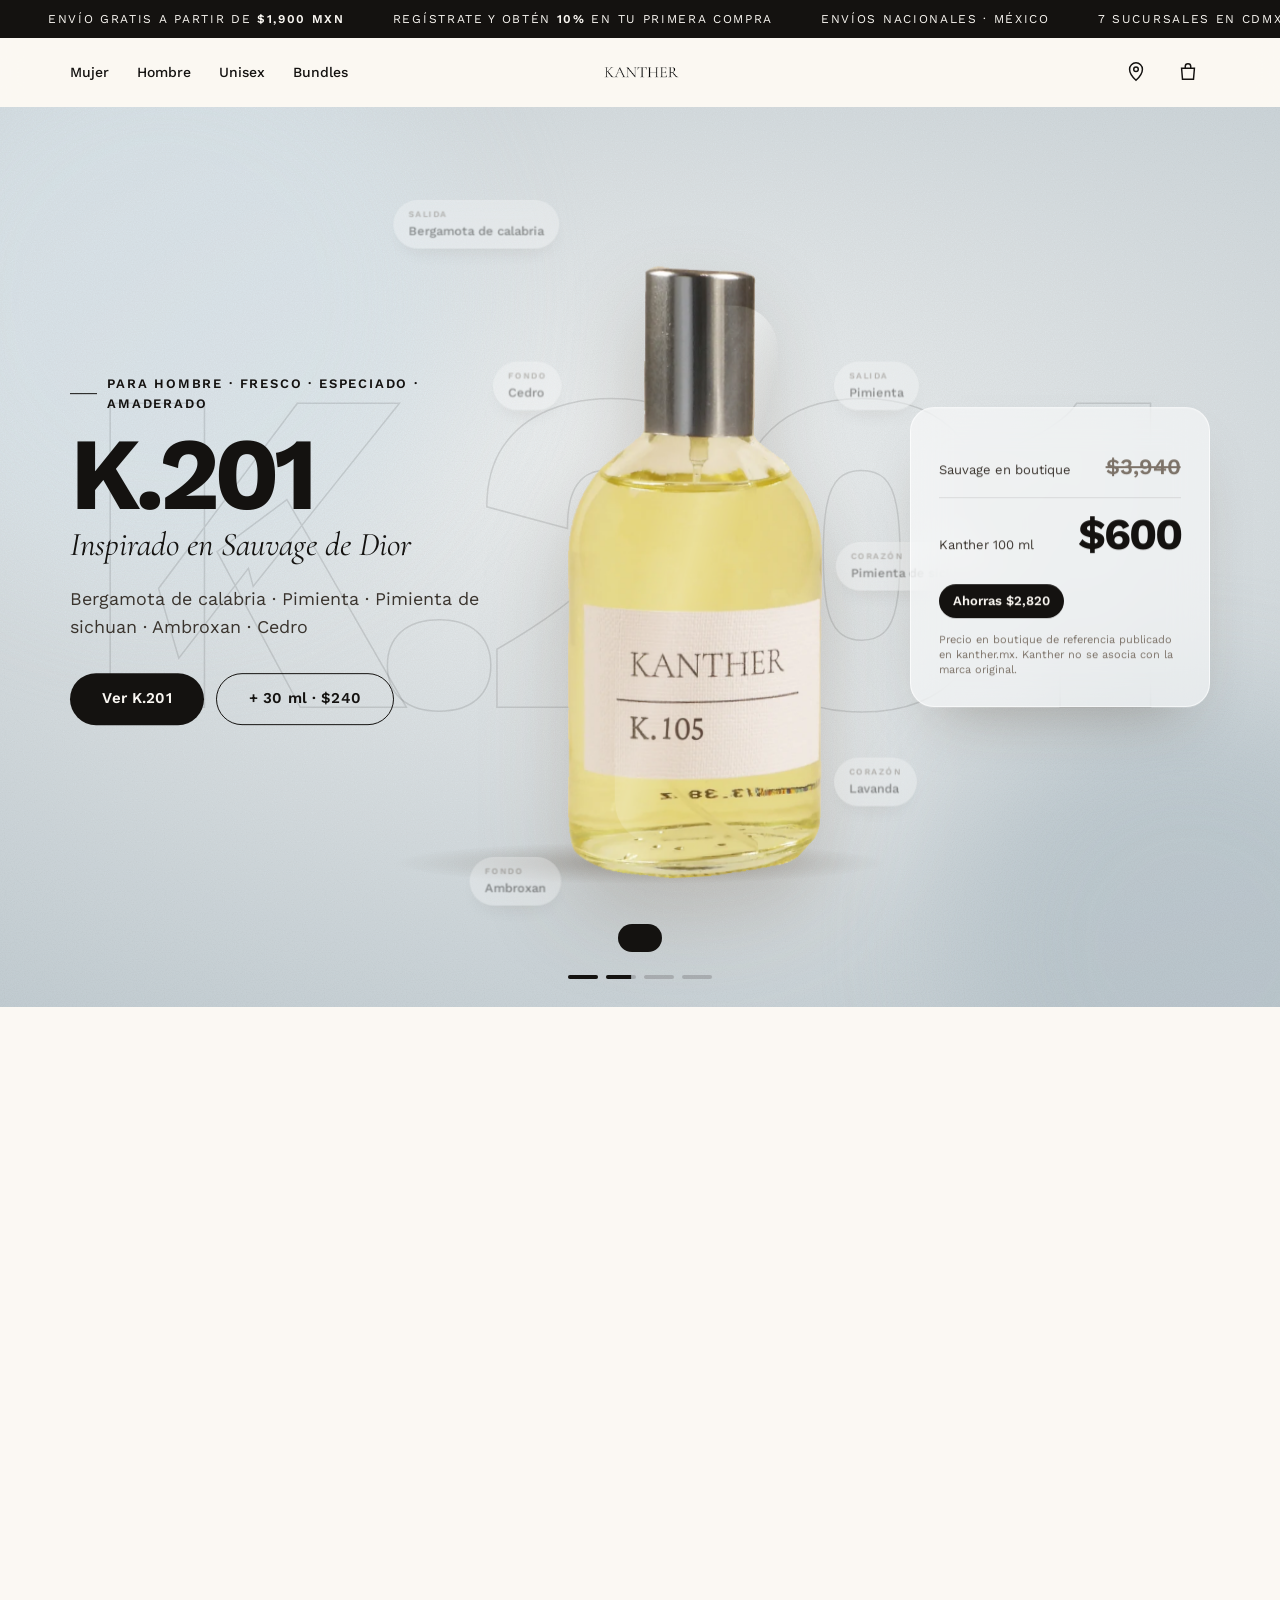
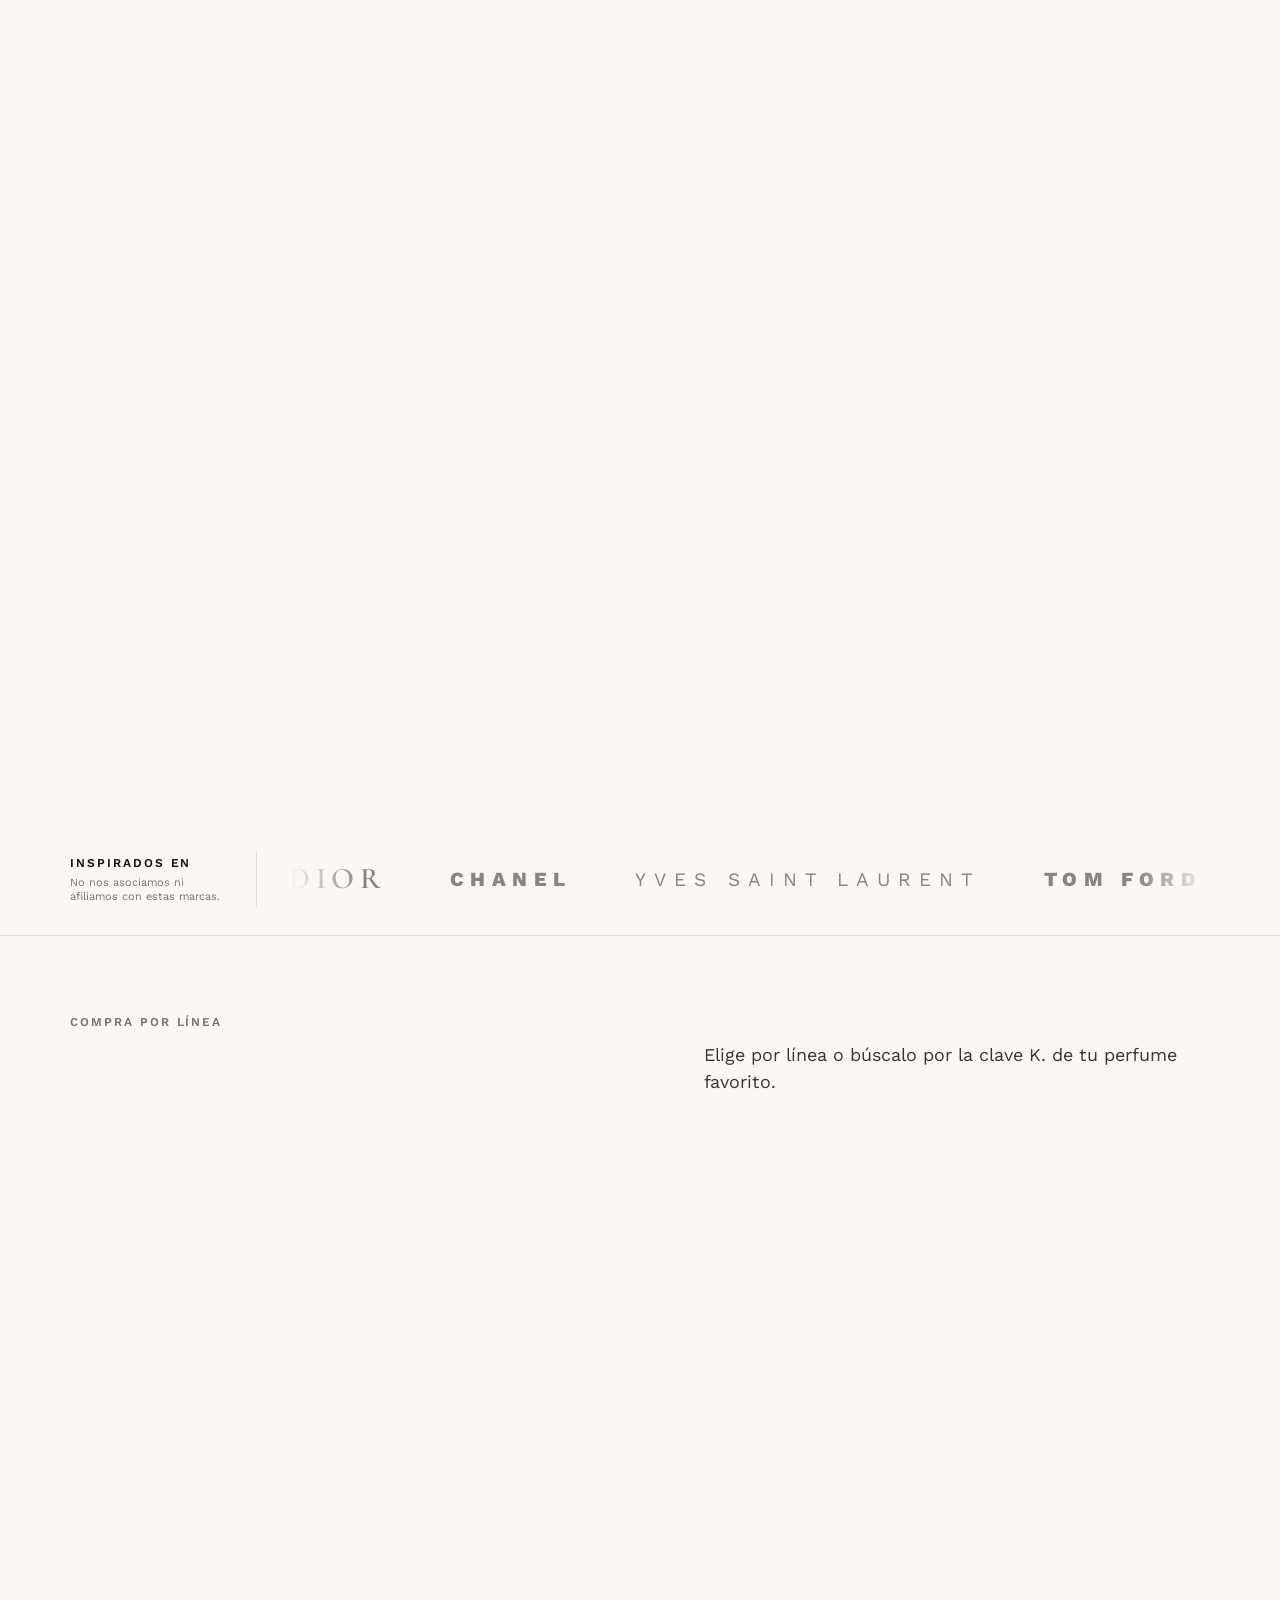
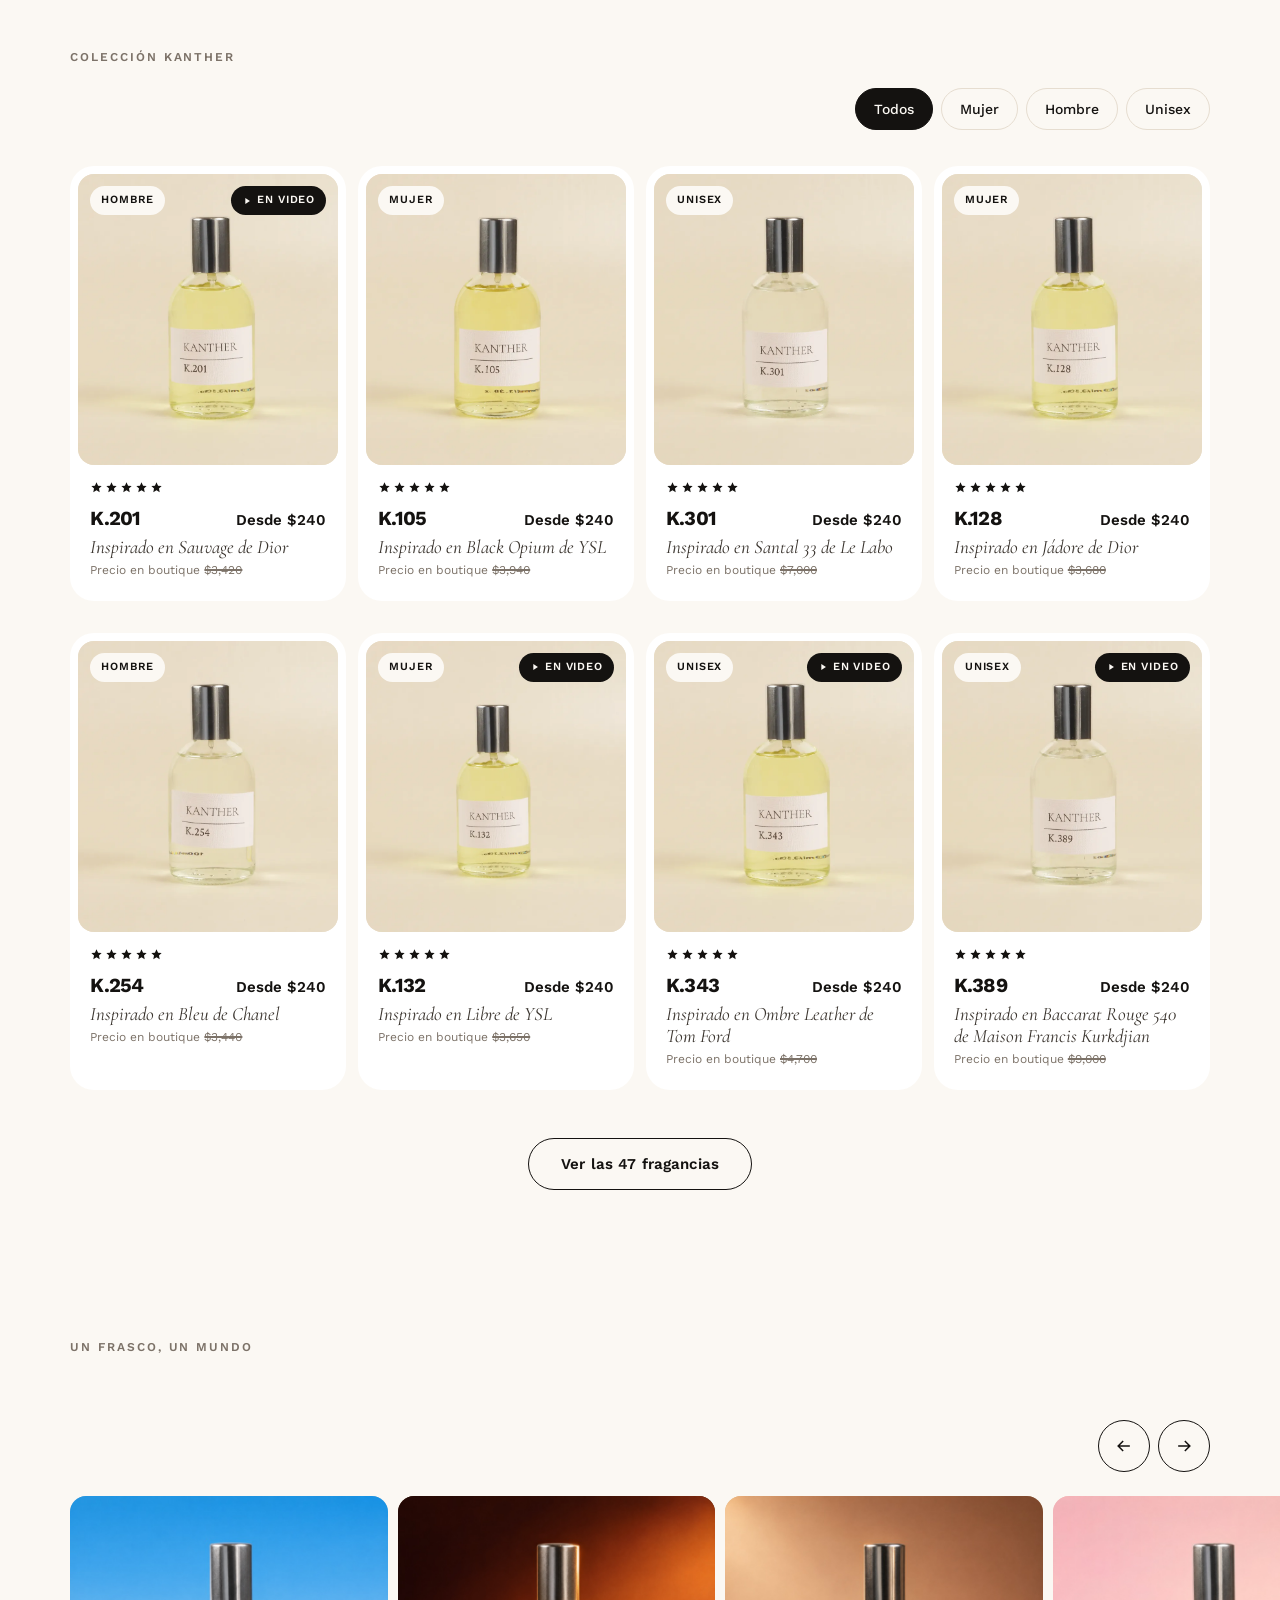
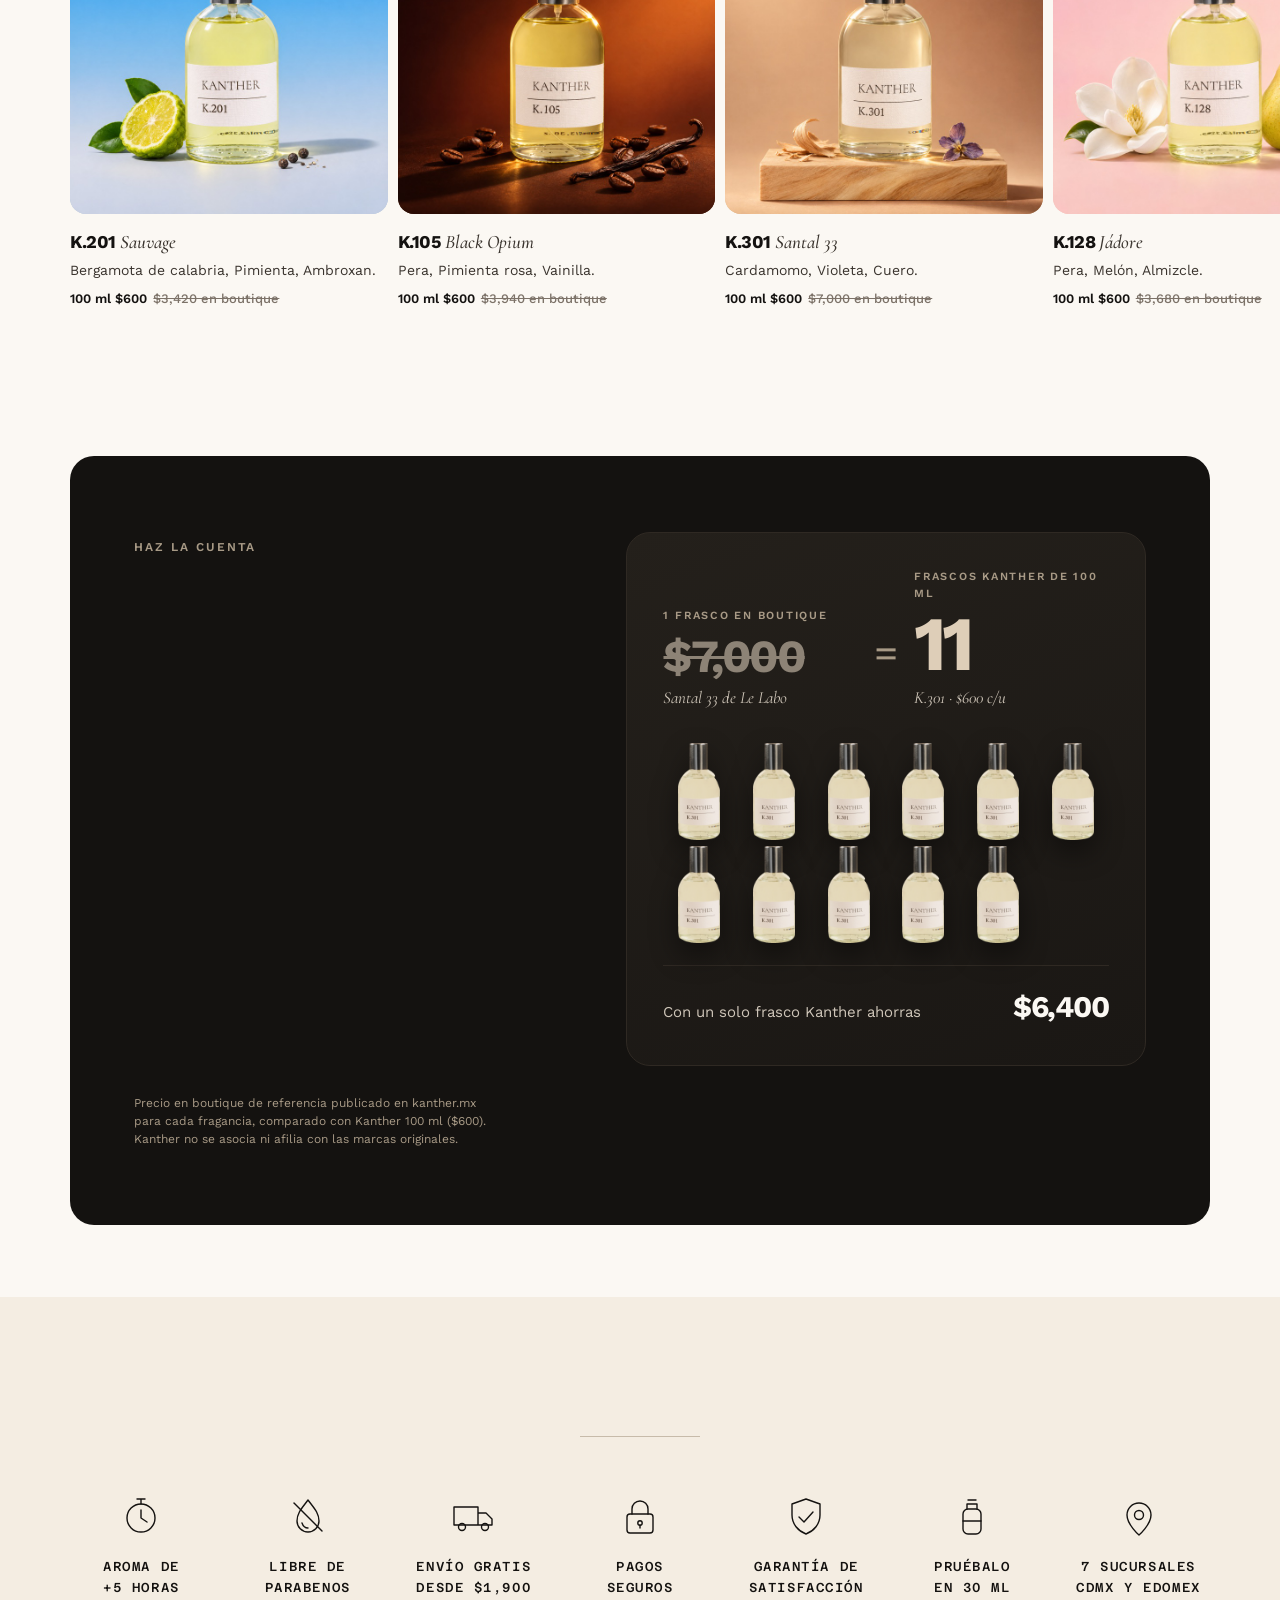
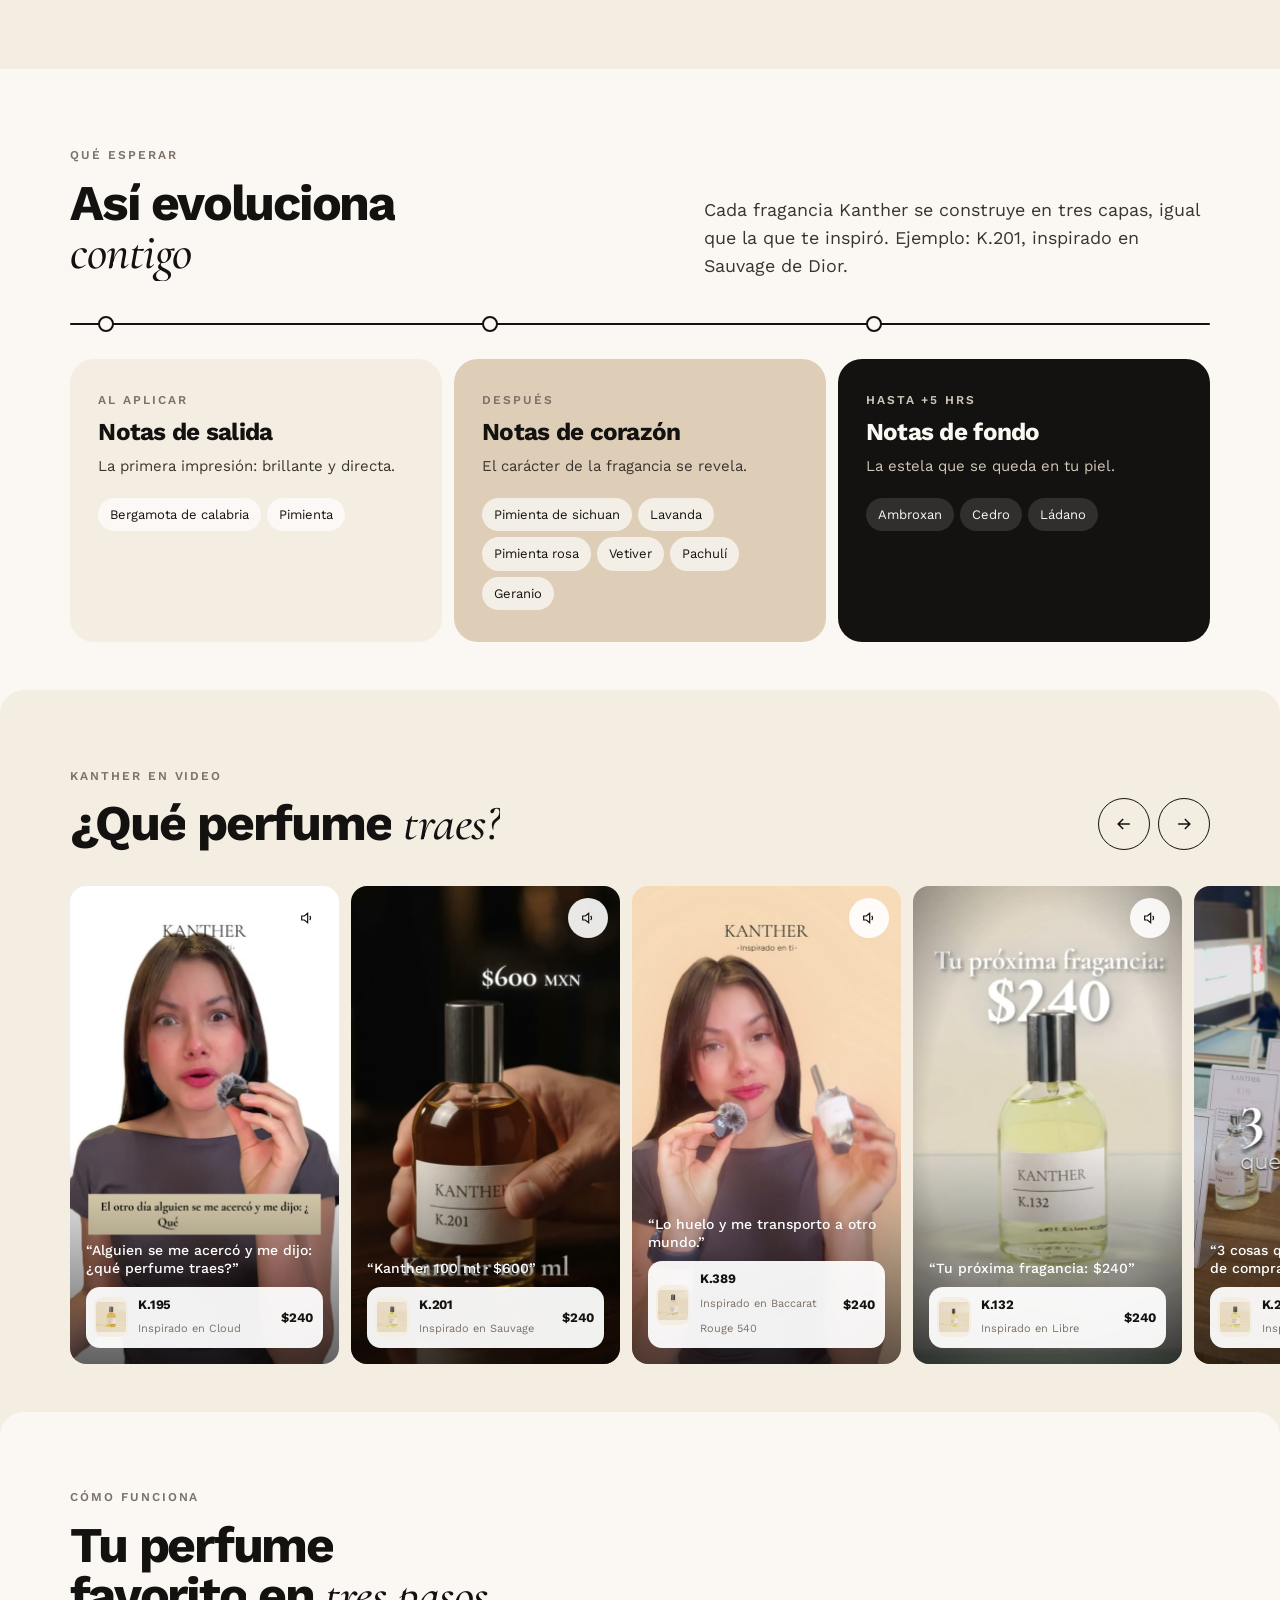
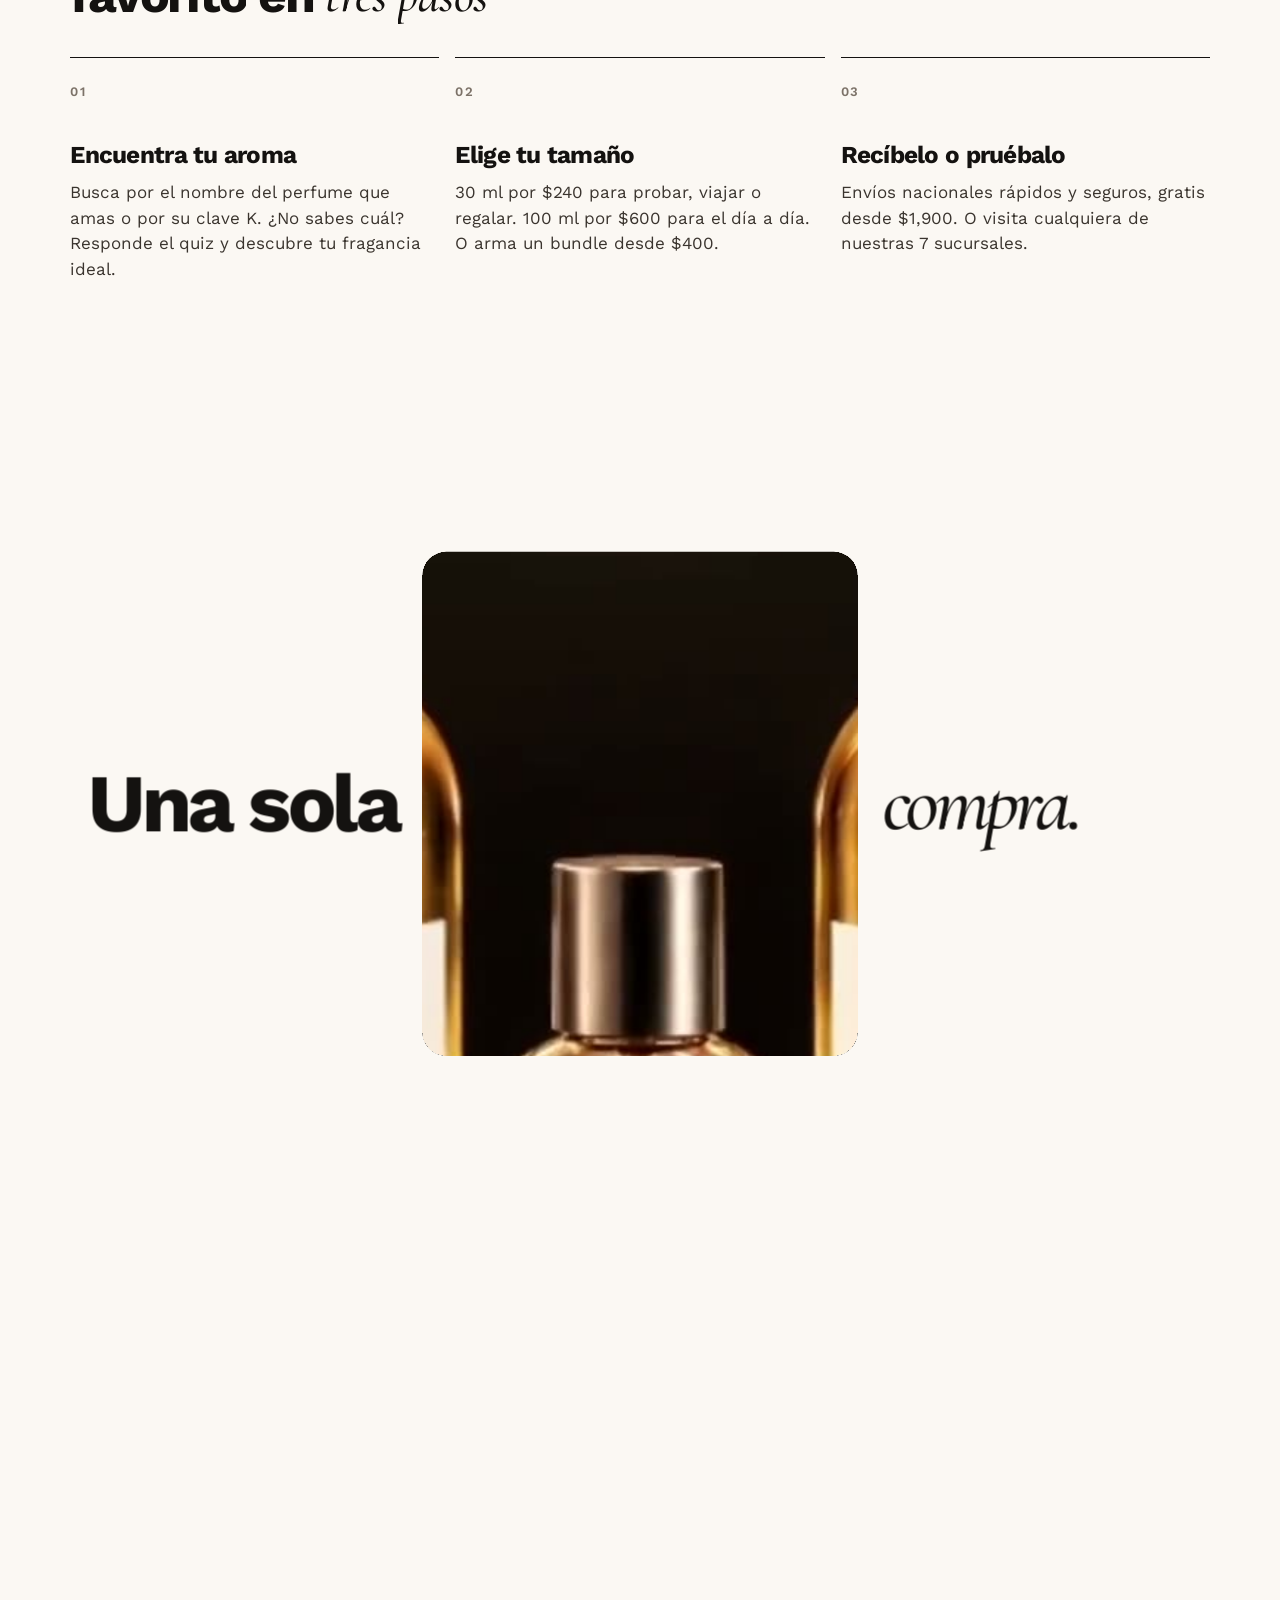
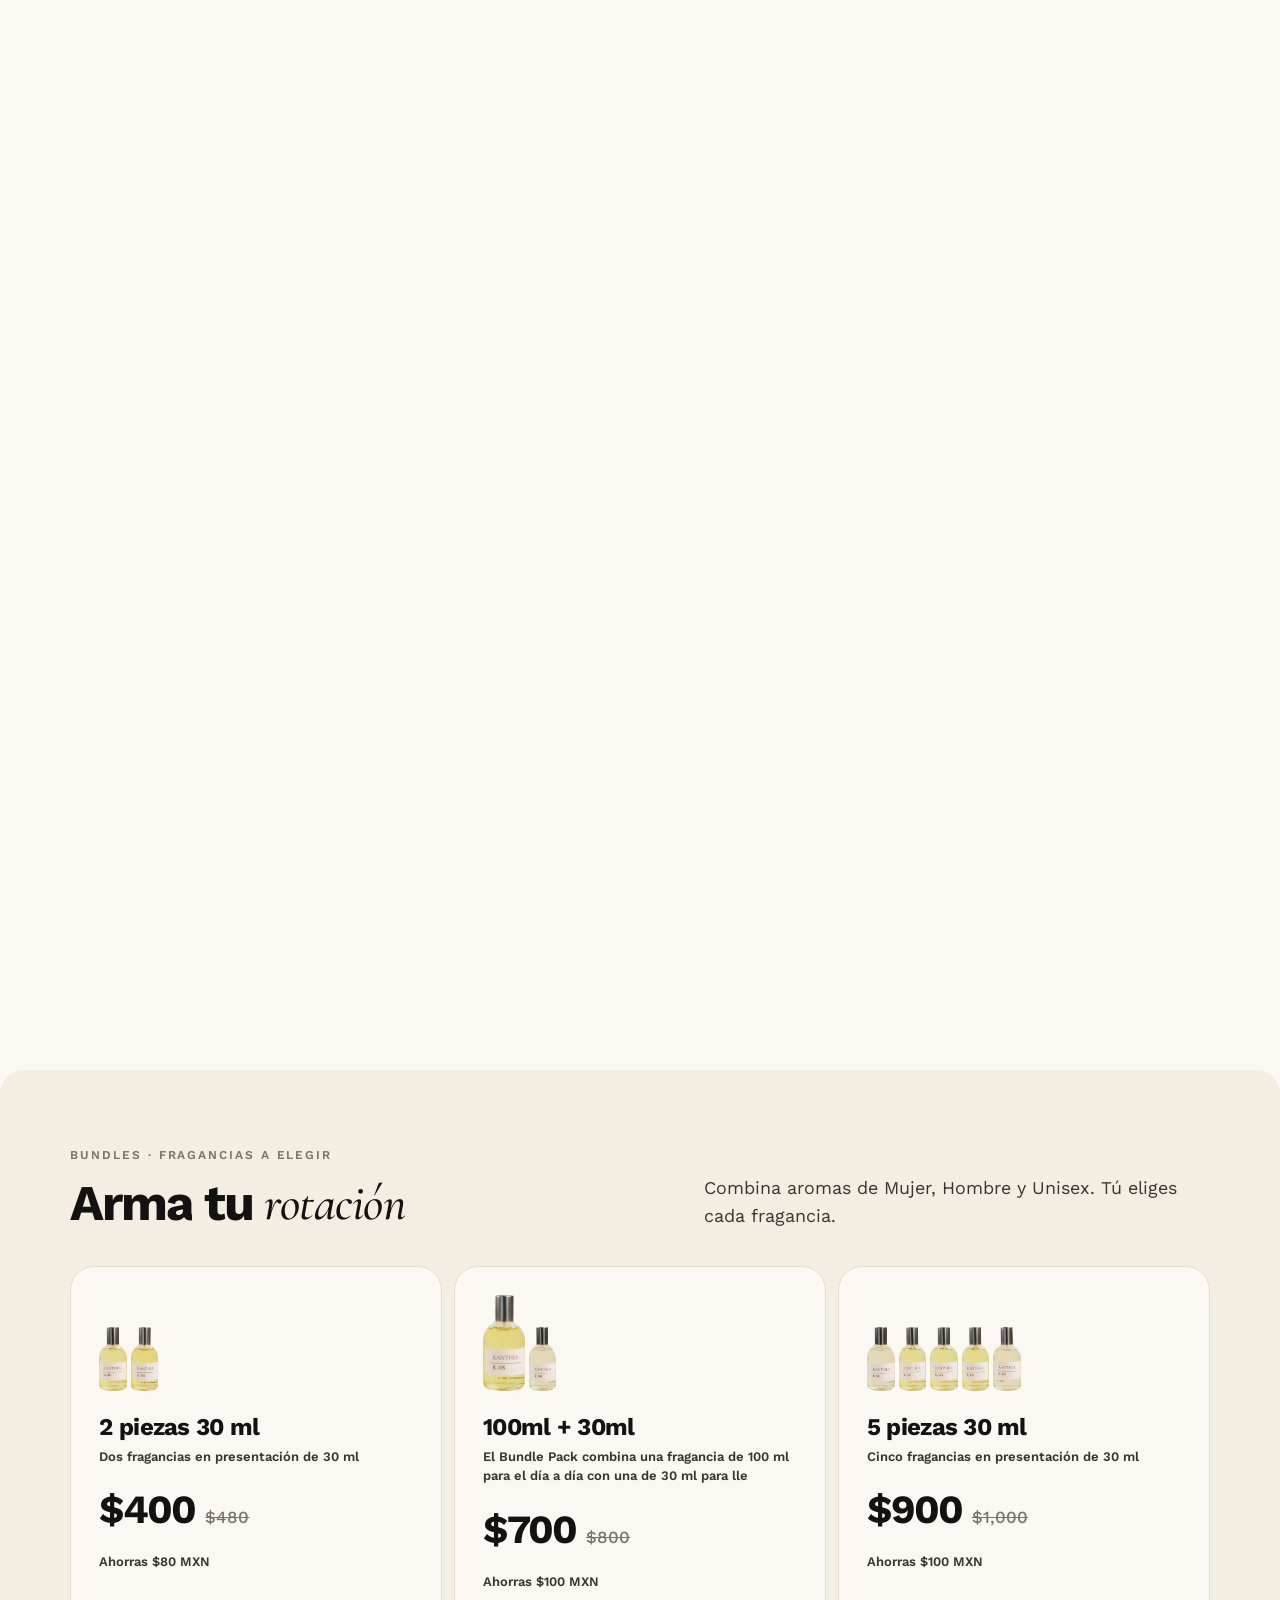
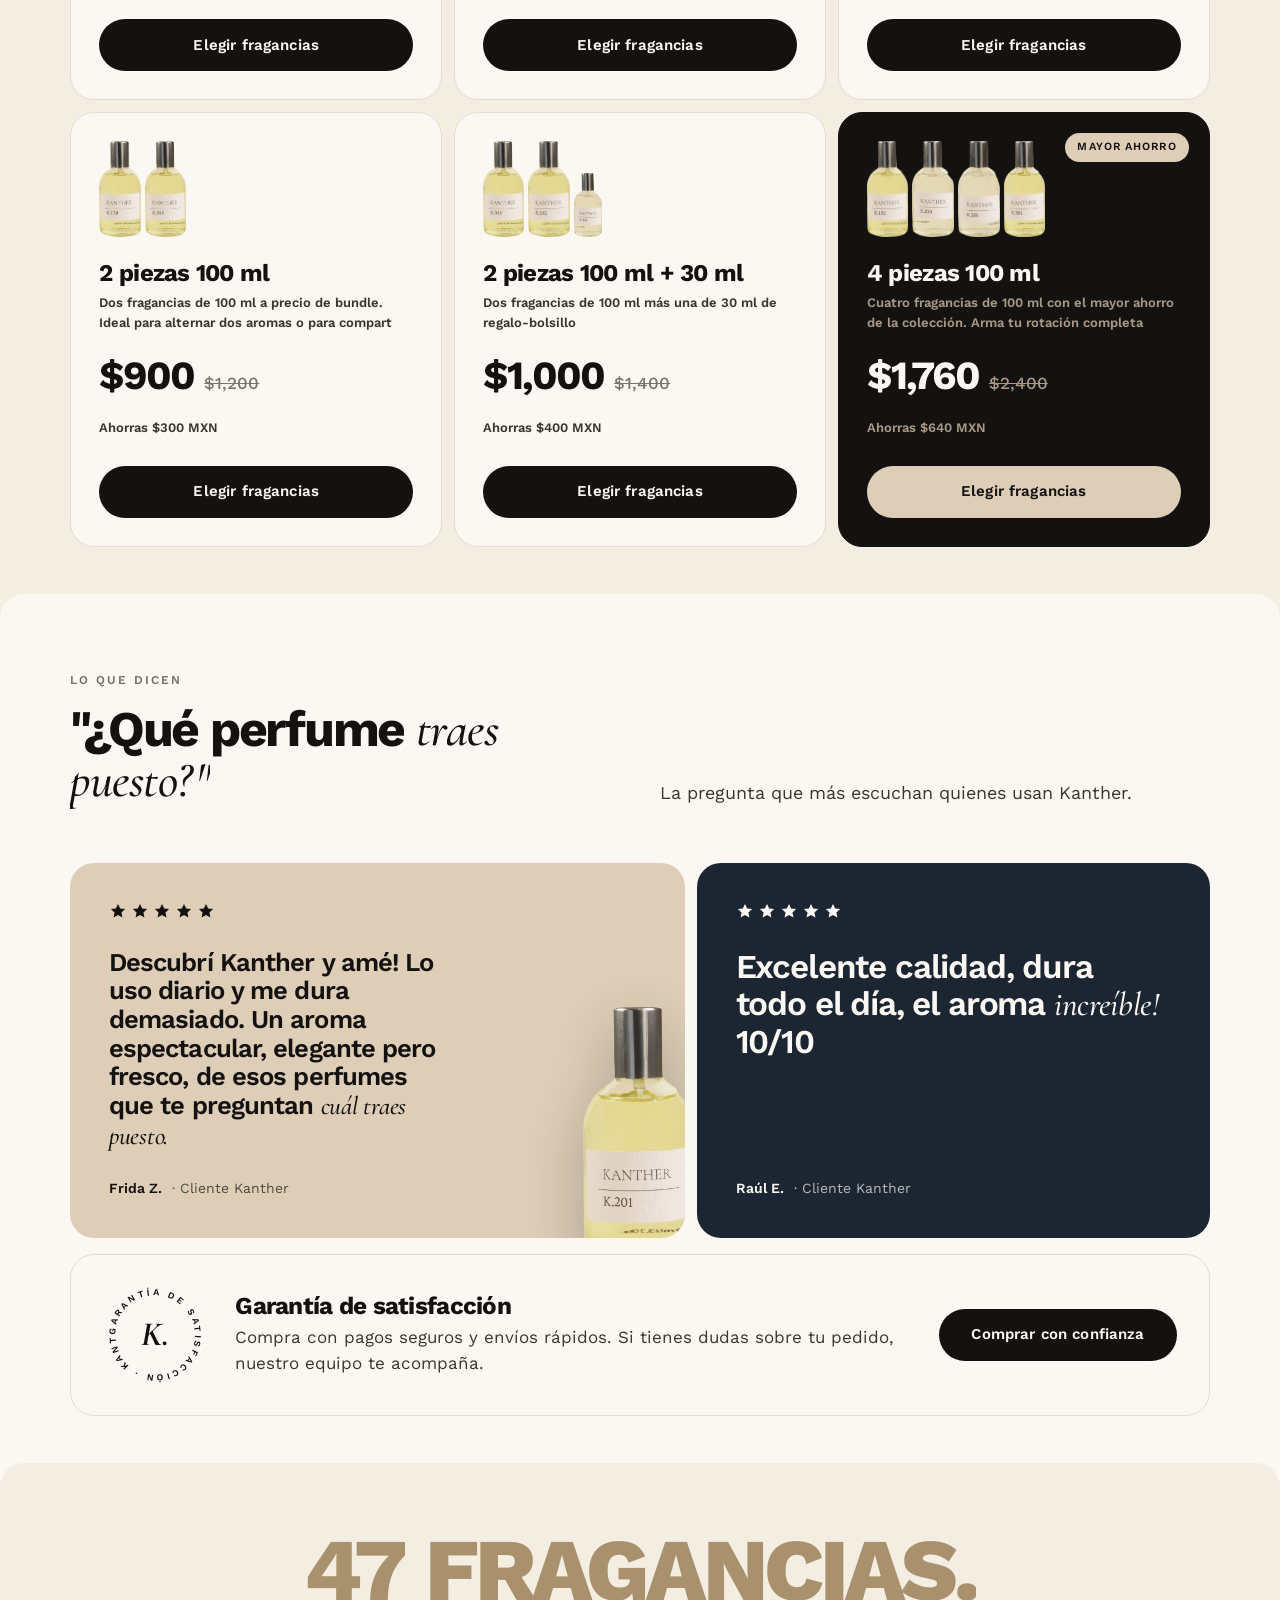
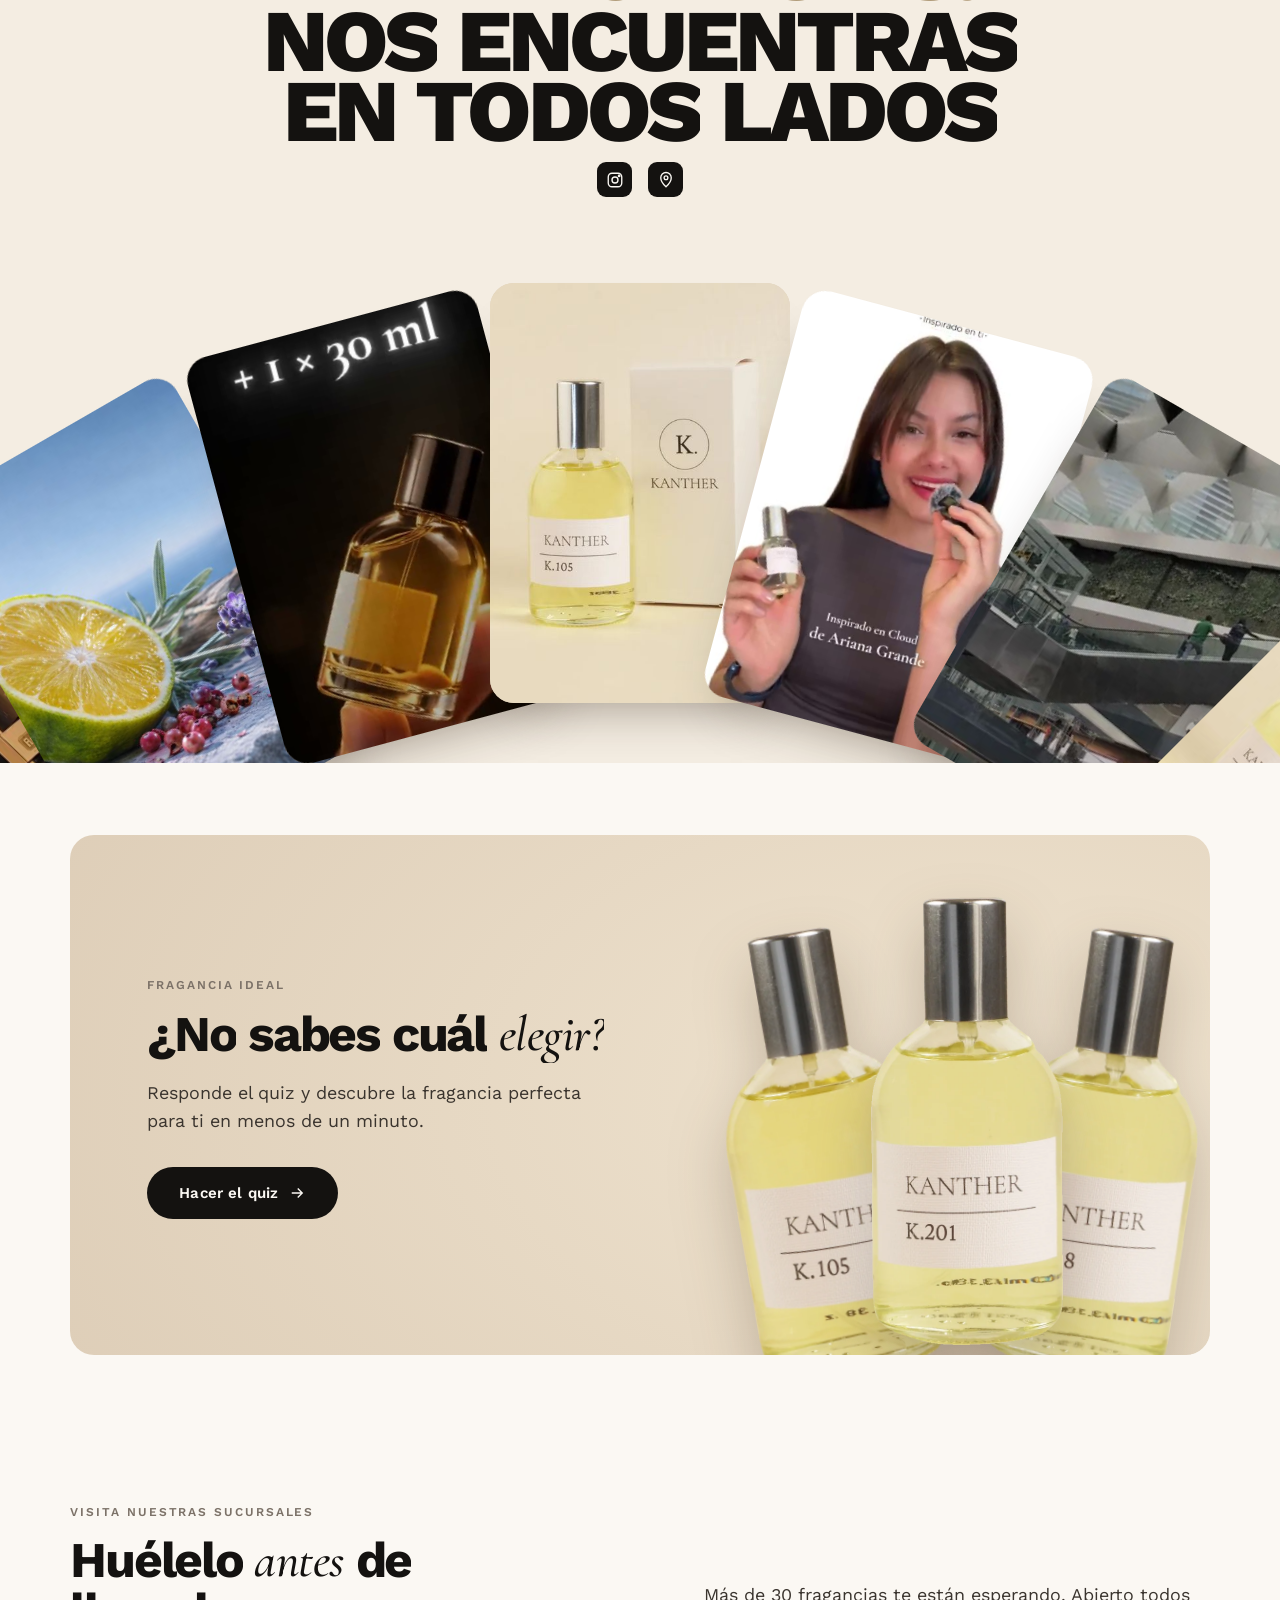
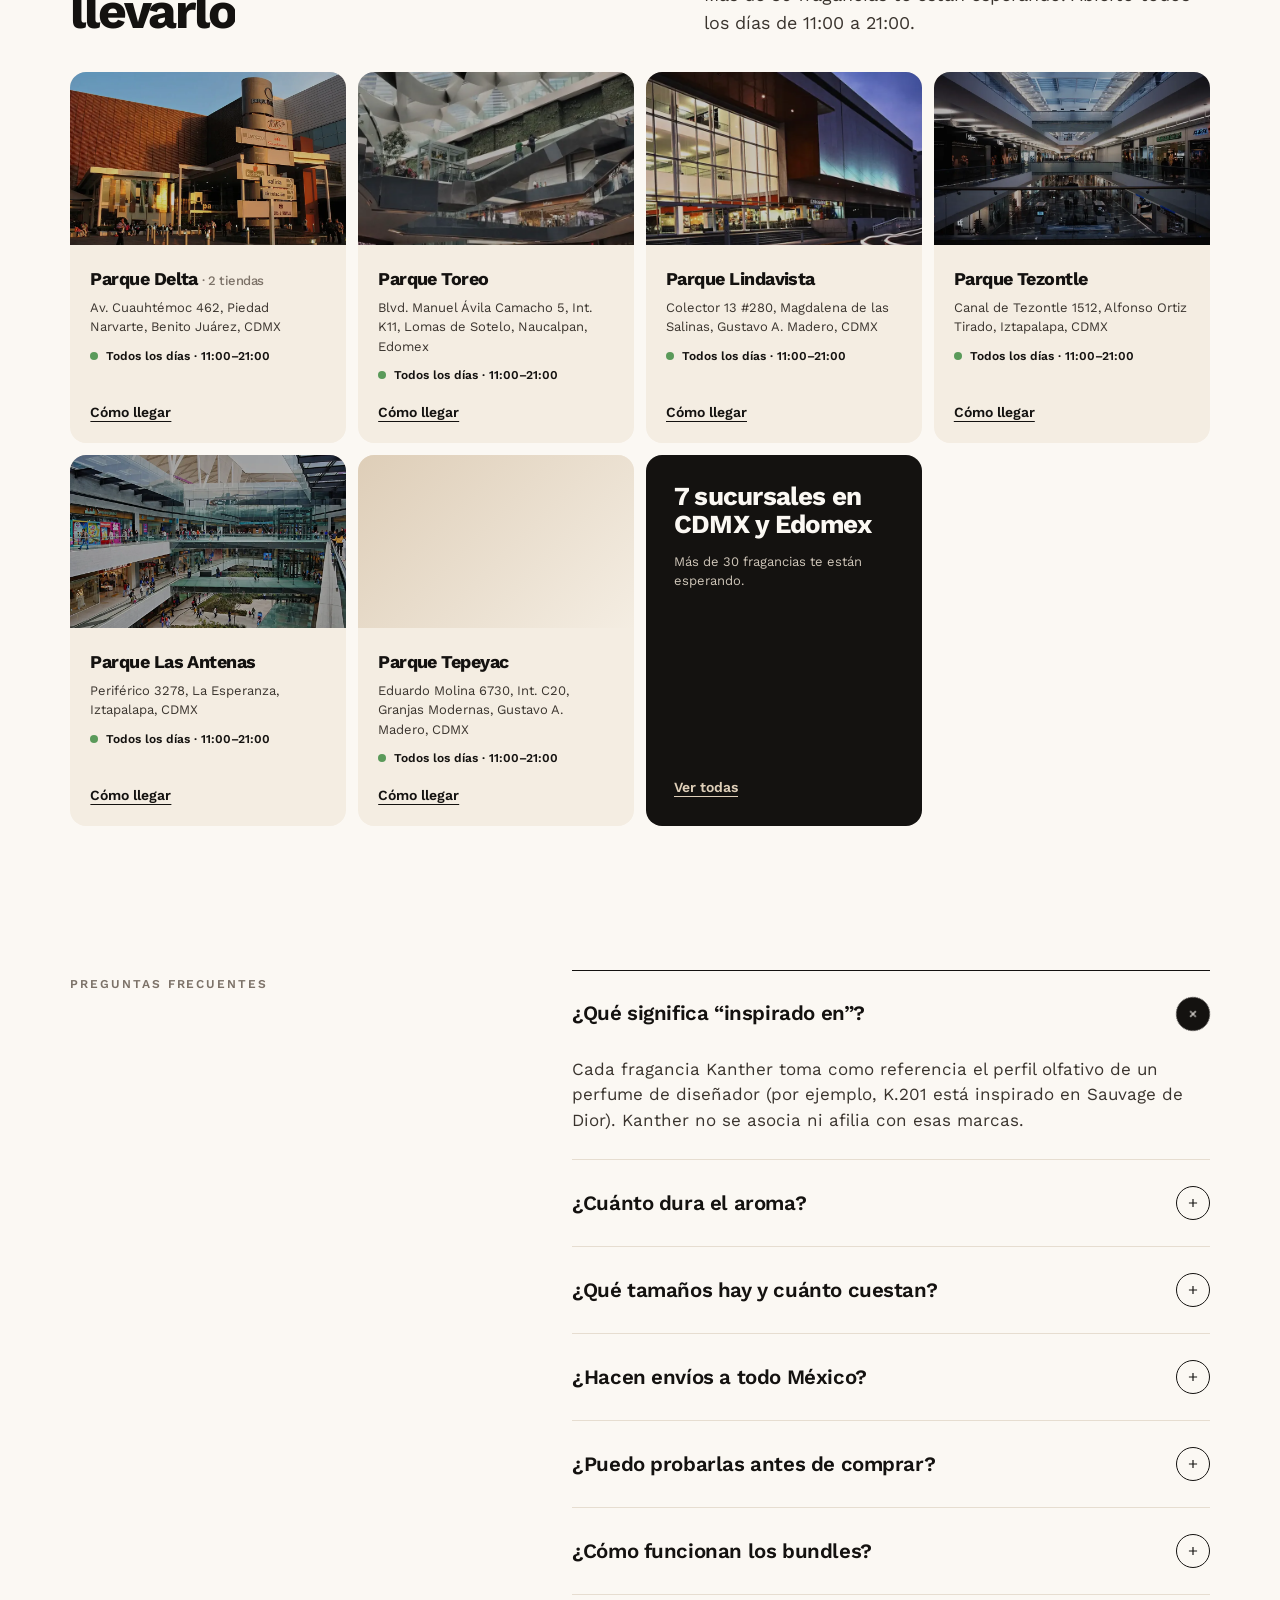
<file: index.html>
<!doctype html>
<html lang="es-MX">
<head>
<meta charset="utf-8">
<meta name="viewport" content="width=device-width,initial-scale=1,viewport-fit=cover">
<title>Kanther · Fragancias de lujo inspiradas en tu perfume favorito</title>
<meta name="description" content="Fragancias inspiradas en perfumes de diseñador. 30 ml desde $240, 100 ml por $600. Aroma duradero, libres de parabenos, envíos a todo México y 7 sucursales.">
<link rel="preconnect" href="https://fonts.googleapis.com"><link rel="preconnect" href="https://fonts.gstatic.com" crossorigin>
<link href="https://fonts.googleapis.com/css2?family=Azeret+Mono:wght@400;500&family=Cormorant+Garamond:ital,wght@1,500;1,600&family=Work+Sans:wght@400;500;600;700;800&display=swap" rel="stylesheet">
<link rel="stylesheet" href="styles.css?v=29">
<link rel="preload" as="image" href="media/cut/k201.webp">
</head>
<body>
<main>


<section class="hero" id="hero" aria-label="Fragancias Kanther">
  <div class="stage">
    <div class="blob a"></div><div class="blob b"></div><div class="blob c"></div>
    <div class="grain"></div>
    <div class="ghost" aria-hidden="true">K.201</div>
    <div class="scene" aria-hidden="true"><div class="floor"></div></div>
    <div class="notes" aria-hidden="true"></div>

    <div class="hero-copy">
      <div class="chap intro on" data-ch="0">
        <span class="insp"><i></i>Kanther · Hecho para ti</span>
        <h1 class="h1">Fragancias de lujo <span class="it">inspiradas en tu perfume favorito</span></h1>
        <p class="lead">47 aromas para mujer, hombre y unisex. Pruébalos en 30 ml desde $240 o llévate 100 ml por $600.</p>
        <div class="ctas"><a class="btn btn-ink" href="#coleccion">Comprar fragancias <svg class="arrow" width="18" height="18" viewBox="0 0 24 24" fill="none" stroke="currentColor" stroke-width="1.8"><path d="M5 12h14M13 6l6 6-6 6"/></svg></a><a class="btn btn-line" href="https://kanther.mx/quiz/" target="_blank" rel="noopener">Haz el quiz</a></div>
      </div>
      <!-- scent chapters injected by home.js -->
    </div>

    <aside class="price-card" aria-live="polite">
      <div class="row"><span class="lbl">Precio en boutique</span><span class="old" data-old>$3,420</span></div>
      <div class="row"><span class="lbl">Kanther 100 ml</span><span class="new" data-new>$600</span></div>
      <span class="save" data-save>Ahorras $2,820</span>
      <span class="small">Precio en boutique de referencia publicado en kanther.mx. Kanther no se asocia con la marca original.</span>
    </aside>

    <div class="hero-progress" role="tablist" aria-label="Capítulos"></div>
    <div class="scroll-cue" aria-hidden="true">Desliza<i></i></div>
  </div>
</section>

<!-- ============ FEATURED (Happy Mammoth "as seen in" → honest: inspired by + where to find us) ============ -->
<section class="featured lap" style="background:var(--paper)" aria-label="Inspirados en">
  <div class="wrap feat-row">
    <div class="feat-label"><b>Inspirados en</b><span>No nos asociamos ni afiliamos con estas marcas.</span></div>
    <div class="feat-track"><div class="feat-logos"><span class="wm-serif">DIOR</span><span class="wm-bold">CHANEL</span><span class="wm-thin">YVES SAINT LAURENT</span><span class="wm-bold">TOM FORD</span><span class="wm-low">le labo</span><span class="wm-serif">CREED</span><span class="wm-ital">Versace</span><span class="wm-wide">CAROLINA HERRERA</span><span class="wm-thin">LOUIS VUITTON</span><span class="wm-ital">Maison Francis Kurkdjian</span><span class="wm-bold">PACO RABANNE</span><span class="wm-wide">GIORGIO ARMANI</span><span class="wm-ital">Lancôme</span><span class="wm-serif">GIVENCHY</span><span class="wm-thin">VALENTINO</span><span class="wm-serif">DIOR</span><span class="wm-bold">CHANEL</span><span class="wm-thin">YVES SAINT LAURENT</span><span class="wm-bold">TOM FORD</span><span class="wm-low">le labo</span><span class="wm-serif">CREED</span><span class="wm-ital">Versace</span><span class="wm-wide">CAROLINA HERRERA</span><span class="wm-thin">LOUIS VUITTON</span><span class="wm-ital">Maison Francis Kurkdjian</span><span class="wm-bold">PACO RABANNE</span><span class="wm-wide">GIORGIO ARMANI</span><span class="wm-ital">Lancôme</span><span class="wm-serif">GIVENCHY</span><span class="wm-thin">VALENTINO</span></div></div>
  </div>
</section>

<!-- ============ SHOP BY (Glossier tiles) ============ -->
<section class="sec" aria-labelledby="t-shop">
  <div class="wrap">
    <div class="sec-head">
      <div><span class="eyebrow">Compra por línea</span><h2 class="h2 split" id="t-shop" style="margin-top:14px">Encuentra <span class="it">tu</span> aroma</h2></div>
      <p class="lead">Elige por línea o búscalo por la clave K. de tu perfume favorito.</p>
    </div>
    <div class="tiles" data-tiles></div>
  </div>
</section>

<!-- ============ COLLECTION ============ -->
<section class="sec" id="coleccion" aria-labelledby="t-col">
  <div class="wrap">
    <div class="sec-head">
      <div><span class="eyebrow">Colección Kanther</span><h2 class="h2 split" id="t-col" style="margin-top:14px">Los más buscados</h2></div>
      <div class="filters" role="tablist" aria-label="Filtrar colección">
        <button class="chip on" data-f="all">Todos</button><button class="chip" data-f="mujer">Mujer</button><button class="chip" data-f="hombre">Hombre</button><button class="chip" data-f="unisex">Unisex</button>
      </div>
    </div>
    <div class="grid4" data-grid></div>
    <div class="center" style="margin-top:48px"><button class="btn btn-line" data-more>Ver las 47 fragancias</button></div>
  </div>
</section>

<!-- ============ SCENT FILMS (Cometeer rail) ============ -->
<section class="sec scents" aria-labelledby="t-scents">
  <div class="wrap"><div class="sec-head"><div><span class="eyebrow">Un frasco, un mundo</span><h2 class="h2 split" id="t-scents" style="margin-top:14px">Cada aroma <span class="it">cuenta su historia.</span></h2></div>
    <div class="rail-nav"><button data-dir="-1" aria-label="Anterior"><svg width="20" height="20" viewBox="0 0 24 24" fill="none" stroke="currentColor" stroke-width="1.8"><path d="M19 12H5M11 6l-6 6 6 6"/></svg></button><button data-dir="1" aria-label="Siguiente"><svg width="20" height="20" viewBox="0 0 24 24" fill="none" stroke="currentColor" stroke-width="1.8"><path d="M5 12h14M13 6l6 6-6 6"/></svg></button></div></div></div>
  <div class="scent-rail" data-scents></div>
</section>


<section class="sec" aria-labelledby="t-val"><div class="value">
  <div class="wrap">
    <div class="value-grid">
      <div class="swap-l">
        <span class="eyebrow">Haz la cuenta</span>
        <h2 class="h2 split" id="t-val" style="margin-top:14px">Un frasco en boutique. <span class="it">O todos estos.</span></h2>
        <p class="lead rv">Elige el perfume que amas y mira cuántos frascos Kanther de 100 ml te llevas por lo mismo.</p>
        <div class="swap-chips rv" role="tablist" aria-label="Elige una fragancia" data-swap-chips></div>
        <a class="btn btn-sand rv" style="margin-top:32px" data-swap-cta href="product.html?k=301">Ver K.301</a>
      </div>
      <div class="swap" data-swap aria-live="polite"></div>
    </div>
    <p class="fine">Precio en boutique de referencia publicado en kanther.mx para cada fragancia, comparado con Kanther 100 ml ($600). Kanther no se asocia ni afilia con las marcas originales.</p>
  </div>
</div></section>


<section class="sec perks-band" aria-labelledby="t-ben">
  <div class="wrap">
    <h2 class="perks-h split" id="t-ben">Elegir tu aroma nunca fue tan fácil <span class="it">ni tan accesible</span></h2>
    <i class="perks-rule" aria-hidden="true"></i>
    <ul class="perks-row"><li class="rv"><span class="bi"><svg viewBox="0 0 48 48" fill="none" stroke="currentColor" stroke-width="1.4" stroke-linecap="round" stroke-linejoin="round"><circle cx="24" cy="25" r="14"/><path d="M24 17v8l6 4M20 6h8M24 6v5"/></svg></span><span class="bl">Aroma de<br>+5 horas</span></li><li class="rv"><span class="bi"><svg viewBox="0 0 48 48" fill="none" stroke="currentColor" stroke-width="1.4" stroke-linecap="round" stroke-linejoin="round"><path d="M24 7c6 8 11 13 11 21a11 11 0 0 1-22 0c0-8 5-13 11-21Z"/><path d="M18 30c1 3 3 5 6 5"/><path d="M10 10l28 28"/></svg></span><span class="bl">Libre de<br>parabenos</span></li><li class="rv"><span class="bi"><svg viewBox="0 0 48 48" fill="none" stroke="currentColor" stroke-width="1.4" stroke-linecap="round" stroke-linejoin="round"><path d="M4 14h24v18H4zM28 20h8l6 6v6H28"/><circle cx="12" cy="34" r="3.5"/><circle cx="35" cy="34" r="3.5"/></svg></span><span class="bl">Envío gratis<br>desde $1,900</span></li><li class="rv"><span class="bi"><svg viewBox="0 0 48 48" fill="none" stroke="currentColor" stroke-width="1.4" stroke-linecap="round" stroke-linejoin="round"><rect x="11" y="21" width="26" height="19" rx="3"/><path d="M16 21v-5a8 8 0 0 1 16 0v5"/><circle cx="24" cy="30" r="2.2"/><path d="M24 32v3"/></svg></span><span class="bl">Pagos<br>seguros</span></li><li class="rv"><span class="bi"><svg viewBox="0 0 48 48" fill="none" stroke="currentColor" stroke-width="1.4" stroke-linecap="round" stroke-linejoin="round"><path d="M24 6 10 11v11c0 9 6 16 14 19 8-3 14-10 14-19V11L24 6Z"/><path d="m17 24 5 5 9-10"/></svg></span><span class="bl">Garantía de<br>satisfacción</span></li><li class="rv"><span class="bi"><svg viewBox="0 0 48 48" fill="none" stroke="currentColor" stroke-width="1.4" stroke-linecap="round" stroke-linejoin="round"><rect x="15" y="16" width="18" height="25" rx="5"/><path d="M19 16v-5h10v5M20 7h8M15 28h18"/></svg></span><span class="bl">Pruébalo<br>en 30 ml</span></li><li class="rv"><span class="bi"><svg viewBox="0 0 48 48" fill="none" stroke="currentColor" stroke-width="1.4" stroke-linecap="round" stroke-linejoin="round"><path d="M24 42s12-10.5 12-20a12 12 0 0 0-24 0c0 9.5 12 20 12 20Z"/><circle cx="24" cy="22" r="4.5"/></svg></span><span class="bl">7 sucursales<br>CDMX y Edomex</span></li></ul>
  </div>
</section>

<!-- ============ TIMELINE (Happy Mammoth "what to expect") ============ -->
<section class="sec" aria-labelledby="t-time">
  <div class="wrap">
    <div class="sec-head">
      <div><span class="eyebrow">Qué esperar</span><h2 class="h2 split" id="t-time" style="margin-top:14px">Así evoluciona <span class="it">contigo</span></h2></div>
      <p class="lead">Cada fragancia Kanther se construye en tres capas, igual que la que te inspiró. Ejemplo: K.201, inspirado en Sauvage de Dior.</p>
    </div>
    <div class="tline" data-tline></div>
  </div>
</section>

<!-- ============ UGC ============ -->
<section class="sec ugc lap" aria-labelledby="t-ugc">
  <div class="wrap">
    <div class="sec-head">
      <div><span class="eyebrow">Kanther en video</span><h2 class="h2 split" id="t-ugc" style="margin-top:14px">¿Qué perfume <span class="it">traes?</span></h2></div>
      <div class="rail-nav"><button data-dir="-1" aria-label="Anterior"><svg width="20" height="20" viewBox="0 0 24 24" fill="none" stroke="currentColor" stroke-width="1.8"><path d="M19 12H5M11 6l-6 6 6 6"/></svg></button><button data-dir="1" aria-label="Siguiente"><svg width="20" height="20" viewBox="0 0 24 24" fill="none" stroke="currentColor" stroke-width="1.8"><path d="M5 12h14M13 6l6 6-6 6"/></svg></button></div>
    </div>
  </div>
  <div class="ugc-rail" data-ugc></div>
</section>

<!-- ============ HOW IT WORKS ============ -->
<section class="sec lap" style="background:var(--paper)" aria-labelledby="t-how">
  <div class="wrap">
    <div class="sec-head"><div><span class="eyebrow">Cómo funciona</span><h2 class="h2 split" id="t-how" style="margin-top:14px">Tu perfume favorito en <span class="it">tres pasos</span></h2></div></div>
    <div class="steps">
      <div class="step rv"><span class="n">01</span><h3 class="h3">Encuentra tu aroma</h3><p>Busca por el nombre del perfume que amas o por su clave K. ¿No sabes cuál? Responde el quiz y descubre tu fragancia ideal.</p></div>
      <div class="step rv rv-d1"><span class="n">02</span><h3 class="h3">Elige tu tamaño</h3><p>30 ml por $240 para probar, viajar o regalar. 100 ml por $600 para el día a día. O arma un bundle desde $400.</p></div>
      <div class="step rv rv-d2"><span class="n">03</span><h3 class="h3">Recíbelo o pruébalo</h3><p>Envíos nacionales rápidos y seguros, gratis desde $1,900. O visita cualquiera de nuestras 7 sucursales.</p></div>
    </div>
  </div>
</section>

<!-- ============ FILM EXPAND (scroll-driven video) ============ -->
<section class="vx" data-vx aria-label="Kanther en pantalla completa">
  <div class="vx-stage">
    <div class="vx-words" aria-hidden="true"><span>Una sola</span><span class="it">compra.</span></div>
    <div class="vx-frame"><video data-wide="media/film/s3-wide.mp4" muted loop playsinline preload="metadata" aria-label="Video Kanther: dos frascos K.343 de 100 ml"></video></div>
    <div class="vx-cap">
      <div><span class="eyebrow">Bundles · Fragancias a elegir</span><h2 class="h2">Arma tu set <span class="it">desde $400</span></h2><p class="lead">Ahorra hasta $640. Combina Mujer, Hombre y Unisex.</p></div>
      <div class="btns"><a class="btn btn-light" href="#bundles">Arma tu set</a><a class="btn btn-glass" href="product.html?k=343">Ver K.343</a></div>
    </div>
  </div>
</section>

<!-- ============ BUNDLES ============ -->
<section class="sec lap" id="bundles" style="background:var(--cream)" aria-labelledby="t-bun">
  <div class="wrap">
    <div class="sec-head">
      <div><span class="eyebrow">Bundles · Fragancias a elegir</span><h2 class="h2 split" id="t-bun" style="margin-top:14px">Arma tu <span class="it">rotación</span></h2></div>
      <p class="lead">Combina aromas de Mujer, Hombre y Unisex. Tú eliges cada fragancia.</p>
    </div>
    <div class="bundles" data-bundles></div>
  </div>
</section>

<!-- ============ REVIEWS ============ -->
<section class="sec lap" id="resenas" style="background:var(--paper)" aria-labelledby="t-rev">
  <div class="wrap">
    <div class="reviews-head">
      <div><span class="eyebrow">Lo que dicen</span><h2 class="h2 split" id="t-rev" style="margin-top:14px">"¿Qué perfume <span class="it">traes puesto?"</span></h2></div>
      <p class="lead">La pregunta que más escuchan quienes usan Kanther.</p>
    </div>
    <div class="quotes" data-quotes></div>
    <div class="guarantee rv">
      <div class="seal" aria-hidden="true"><svg viewBox="0 0 120 120"><defs><path id="c" d="M60 60m-46 0a46 46 0 1 1 92 0a46 46 0 1 1-92 0"/></defs><text font-size="10.5" font-weight="600" letter-spacing="3.2"><textPath href="#c">GARANTÍA DE SATISFACCIÓN · KANTHER · </textPath></text></svg><b>K.</b></div>
      <div><h3 class="h3">Garantía de satisfacción</h3><p>Compra con pagos seguros y envíos rápidos. Si tienes dudas sobre tu pedido, nuestro equipo te acompaña.</p></div>
      <a class="btn btn-ink" href="#coleccion">Comprar con confianza</a>
    </div>
  </div>
</section>


<section class="sec fan-sec lap" aria-labelledby="t-fan">
  <div class="wrap fan-head">
    <h2 class="h1 split" id="t-fan"><span class="ac">47 fragancias.</span>Nos encuentras<br>en todos lados</h2>
    <div class="socials"><a href="https://www.instagram.com/kanther.mx/" target="_blank" rel="noopener" aria-label="Instagram de Kanther"><svg viewBox="0 0 24 24" fill="none" stroke="currentColor" stroke-width="1.8"><rect x="3" y="3" width="18" height="18" rx="5"/><circle cx="12" cy="12" r="4"/><circle cx="17.5" cy="6.5" r="1" fill="currentColor"/></svg></a><a href="#sucursales" aria-label="Sucursales"><svg viewBox="0 0 24 24" fill="none" stroke="currentColor" stroke-width="1.8"><path d="M12 21s7-6.2 7-12a7 7 0 0 0-14 0c0 5.8 7 12 7 12Z"/><circle cx="12" cy="9" r="2.5"/></svg></a></div>
  </div>
  <div class="fan" data-fan aria-hidden="true"></div>
</section>

<!-- ============ QUIZ BAND ============ -->
<section class="sec" aria-labelledby="t-quiz">
  <div class="band">
    <div class="txt">
      <span class="eyebrow">Fragancia ideal</span>
      <h2 class="h2 split" id="t-quiz" style="margin:14px 0 18px">¿No sabes cuál <span class="it">elegir?</span></h2>
      <p class="lead">Responde el quiz y descubre la fragancia perfecta para ti en menos de un minuto.</p>
      <a class="btn btn-ink" style="margin-top:32px" href="https://kanther.mx/quiz/" target="_blank" rel="noopener">Hacer el quiz <svg class="arrow" width="18" height="18" viewBox="0 0 24 24" fill="none" stroke="currentColor" stroke-width="1.8"><path d="M5 12h14M13 6l6 6-6 6"/></svg></a>
    </div>
    <div class="art" aria-hidden="true"><img src="media/cut/k105.webp" alt="" loading="lazy"><img src="media/cut/k201.webp" alt="" loading="lazy"><img src="media/cut/k128.webp" alt="" loading="lazy"></div>
  </div>
</section>


<section class="sec" id="sucursales" aria-labelledby="t-st">
  <div class="wrap">
    <div class="sec-head">
      <div><span class="eyebrow">Visita nuestras sucursales</span><h2 class="h2 split" id="t-st" style="margin-top:14px">Huélelo <span class="it">antes</span> de llevarlo</h2></div>
      <p class="lead">Más de 30 fragancias te están esperando. Abierto todos los días de 11:00 a 21:00.</p>
    </div>
    <div class="stores" data-stores></div>
  </div>
</section>

<!-- ============ FAQ ============ -->
<section class="sec" aria-labelledby="t-faq">
  <div class="wrap faq-grid">
    <div><span class="eyebrow">Preguntas frecuentes</span><h2 class="h2 split" id="t-faq" style="margin-top:14px">¿Alguna <span class="it">duda?</span></h2></div>
    <div class="acc" data-faq></div>
  </div>
</section>


<section class="sec hype" aria-labelledby="t-hype">
  <div class="wrap">
    <div class="hype-card" data-hype>
      <div class="hype-txt">
        <div class="hype-meta"><span class="st">★★★★★</span><span>47 fragancias</span><i></i><span>7 sucursales</span><i></i><span>Envíos a todo México</span></div>
        <h2 class="h2 split" id="t-hype">Huele a lujo. <span class="it">Paga lo justo.</span></h2>
        <ul class="hype-list">
          <li><svg viewBox="0 0 24 24" fill="currentColor"><circle cx="12" cy="12" r="10"/><path d="m7.5 12 3 3 6-6" stroke="#141210" stroke-width="2" fill="none"/></svg>Garantía de satisfacción</li>
          <li><svg viewBox="0 0 24 24" fill="currentColor"><circle cx="12" cy="12" r="10"/><path d="m7.5 12 3 3 6-6" stroke="#141210" stroke-width="2" fill="none"/></svg>Aroma en piel duradero, más de 5 hrs</li>
          <li><svg viewBox="0 0 24 24" fill="currentColor"><circle cx="12" cy="12" r="10"/><path d="m7.5 12 3 3 6-6" stroke="#141210" stroke-width="2" fill="none"/></svg>Envío gratis desde $1,900</li>
        </ul>
        <div class="hype-btns"><a class="btn btn-sand" href="index.html?para=mujer#coleccion">Comprar Mujer</a><a class="btn btn-sand" href="index.html?para=hombre#coleccion">Comprar Hombre</a></div>
      </div>
      <div class="hype-art" aria-hidden="true"><img class="b2" src="media/cut/k132.webp" alt=""><img class="b1" src="media/cut/k201.webp" alt=""><img class="b3" src="media/cut/k105.webp" alt=""></div>
    </div>
  </div>
</section>

</main>
<script src="data.js?v=29"></script>
<script src="app.js?v=29"></script>
<script src="sections.js?v=29"></script>
<script src="home.js?v=29"></script>
</body>
</html>
</file>
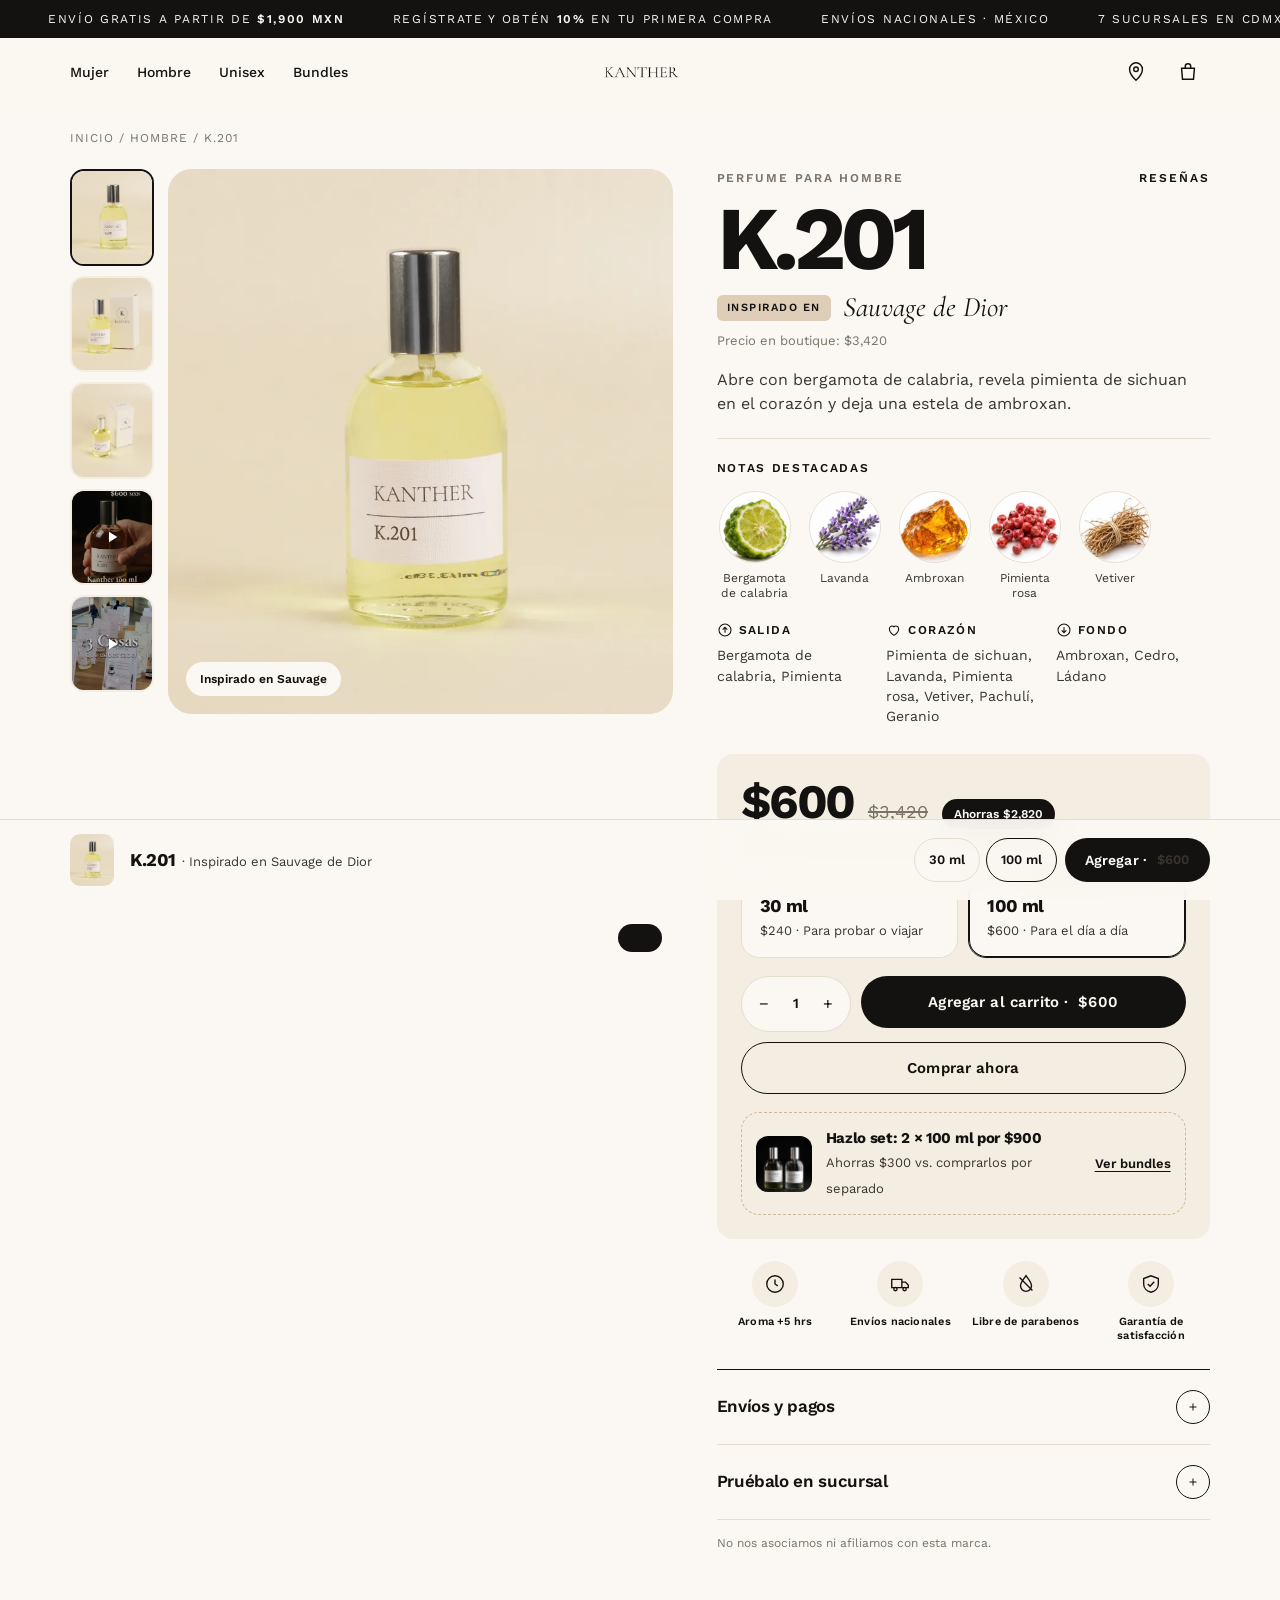
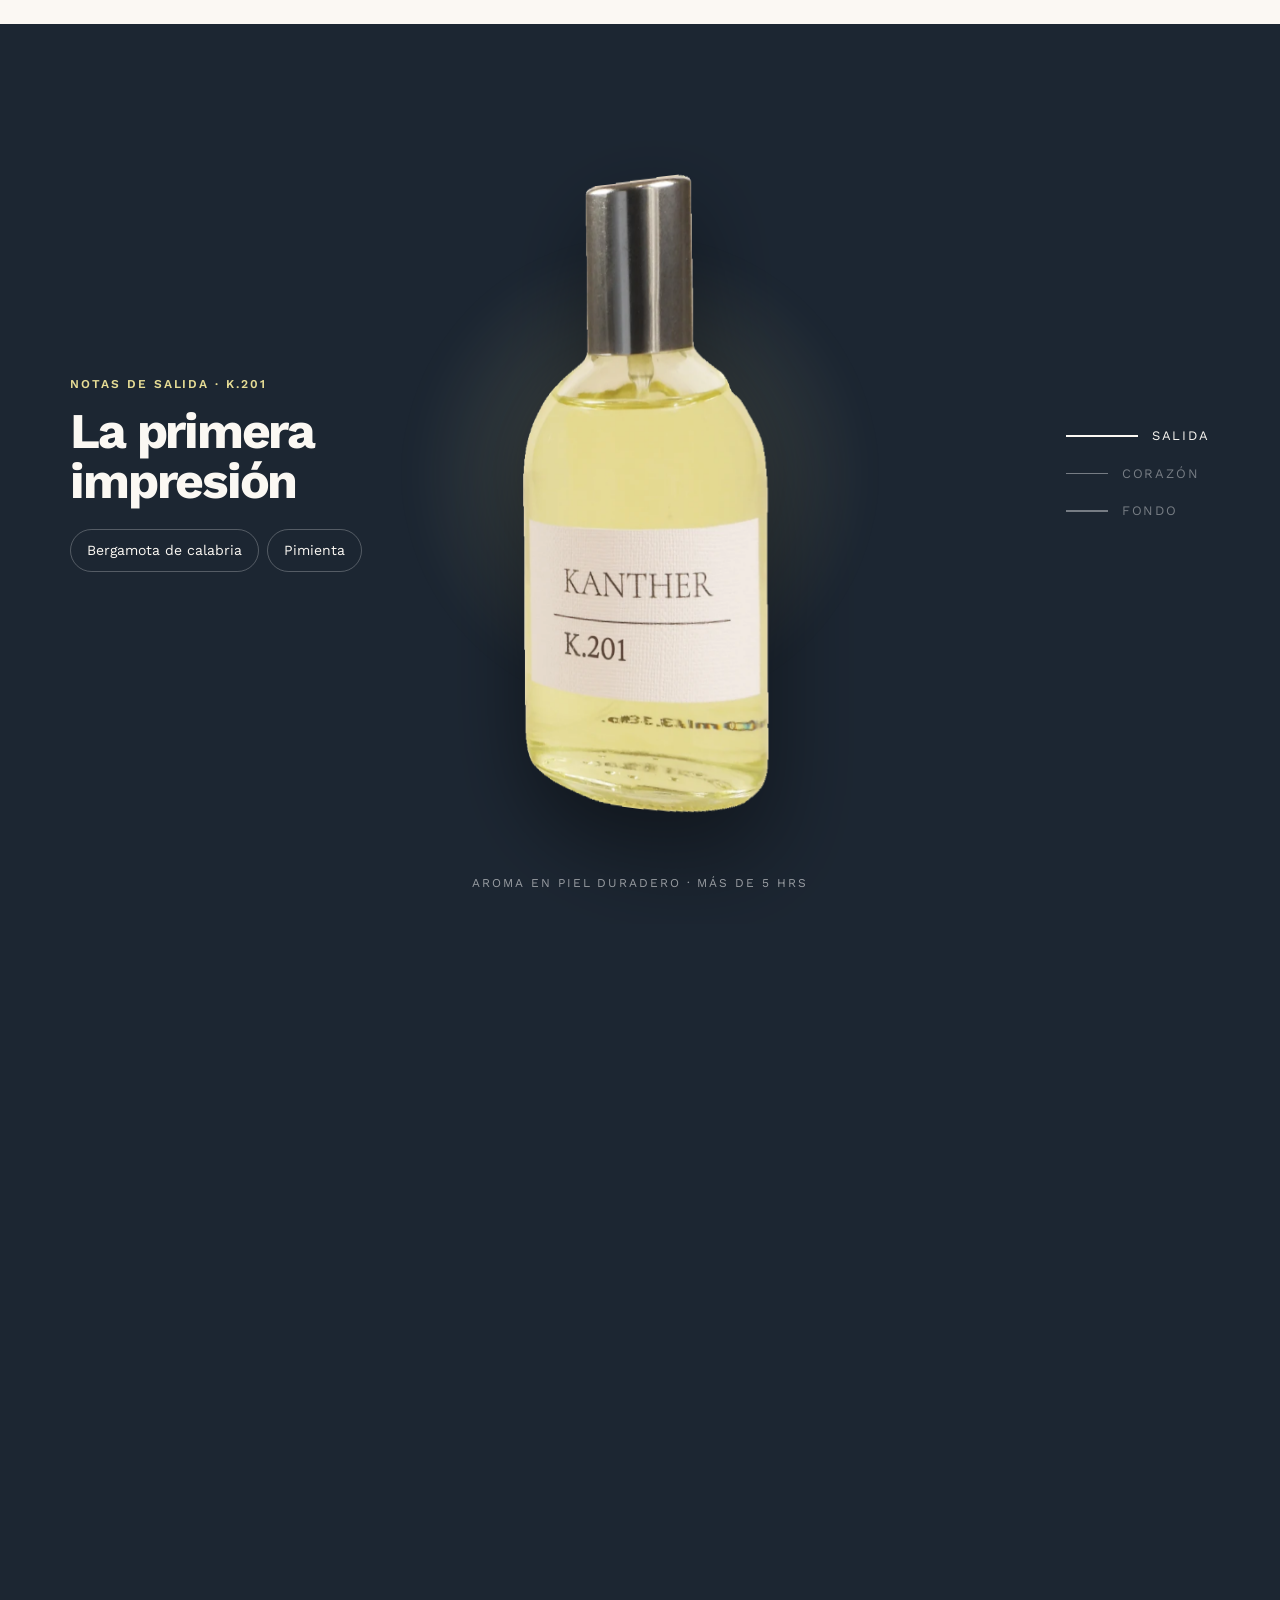
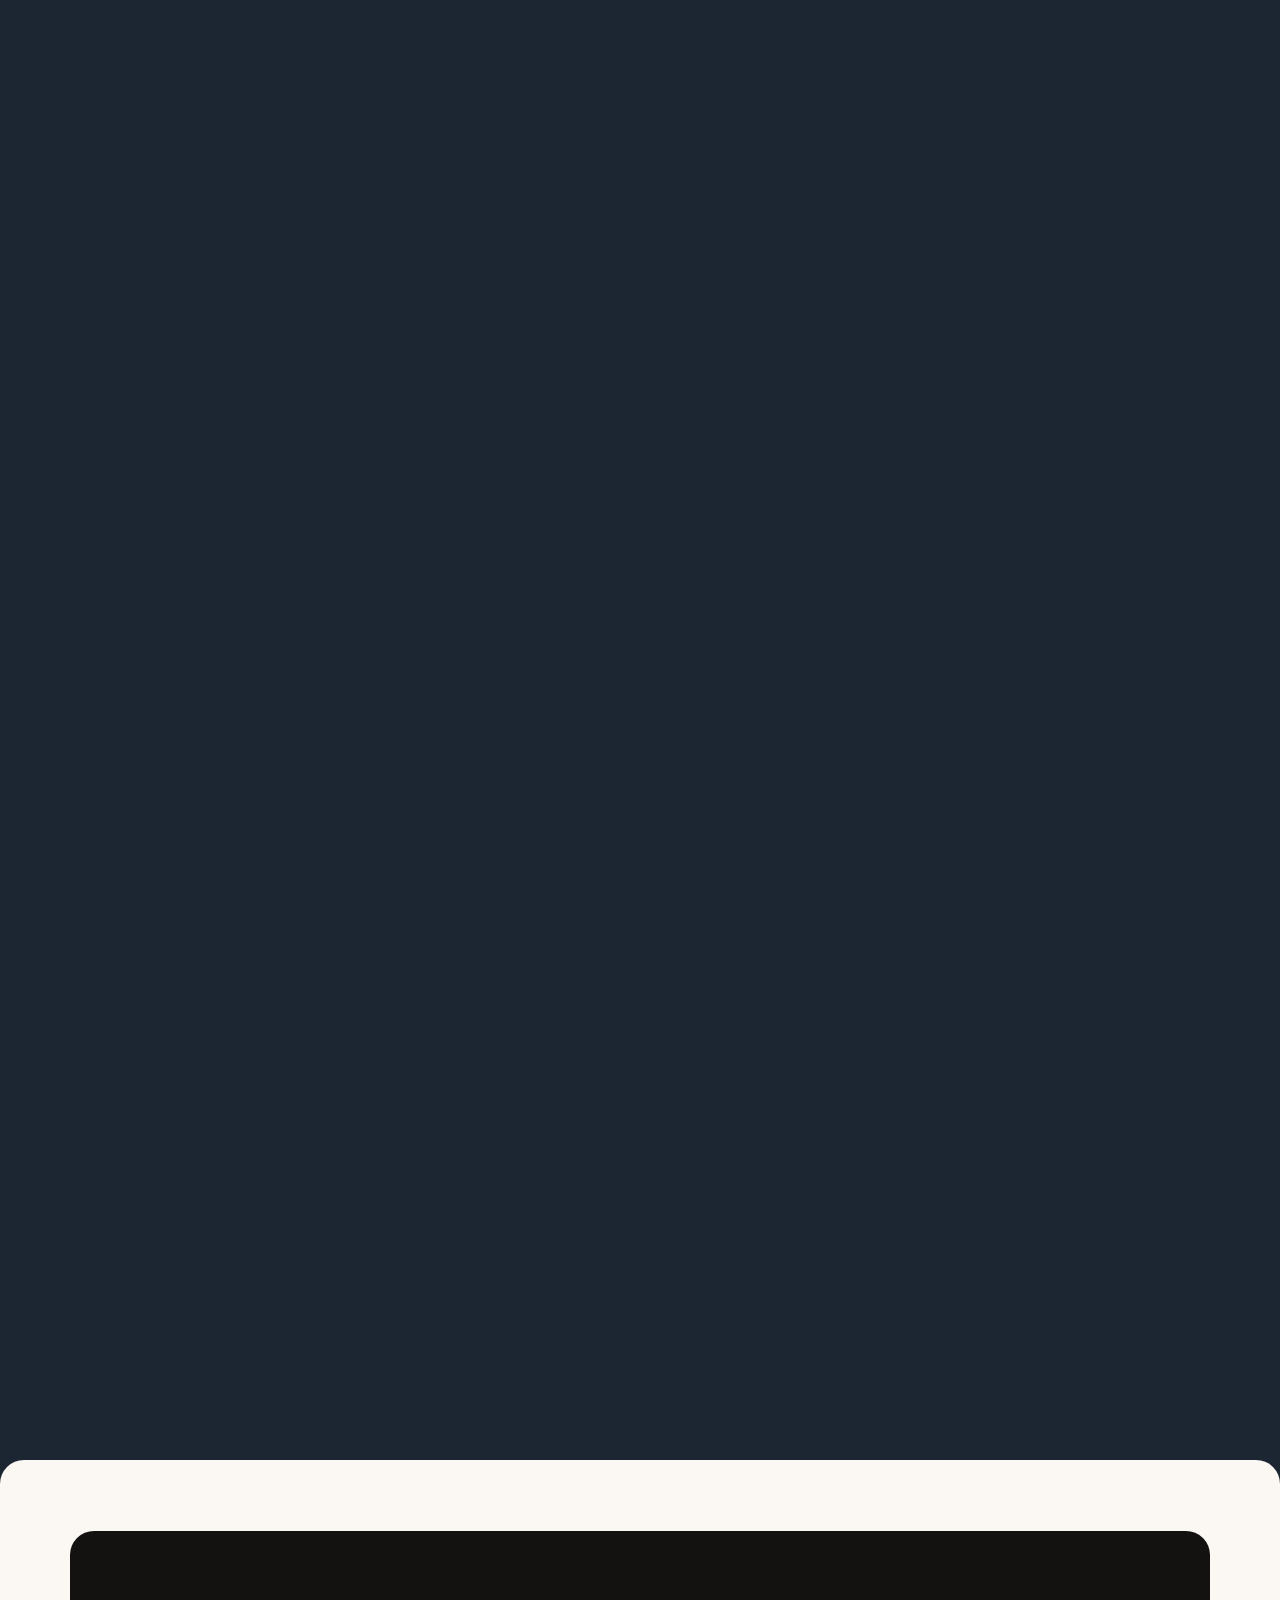
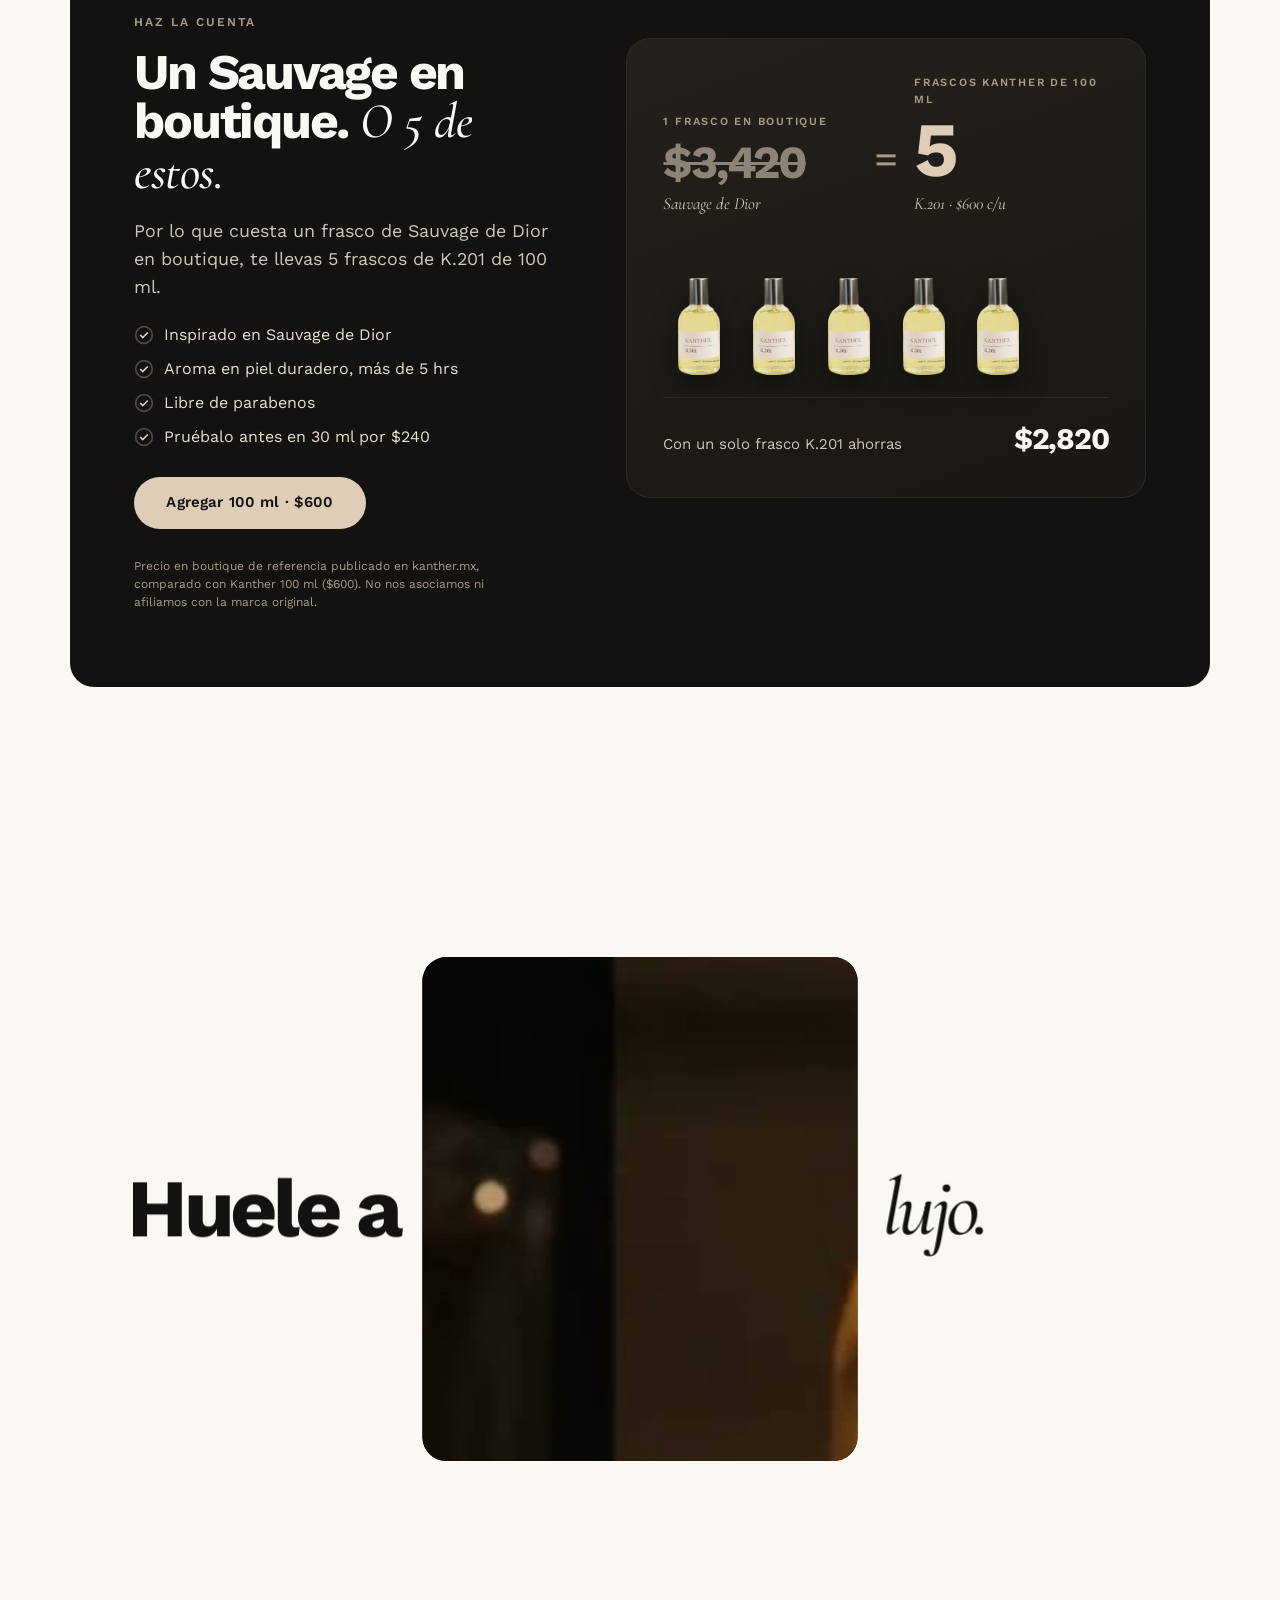
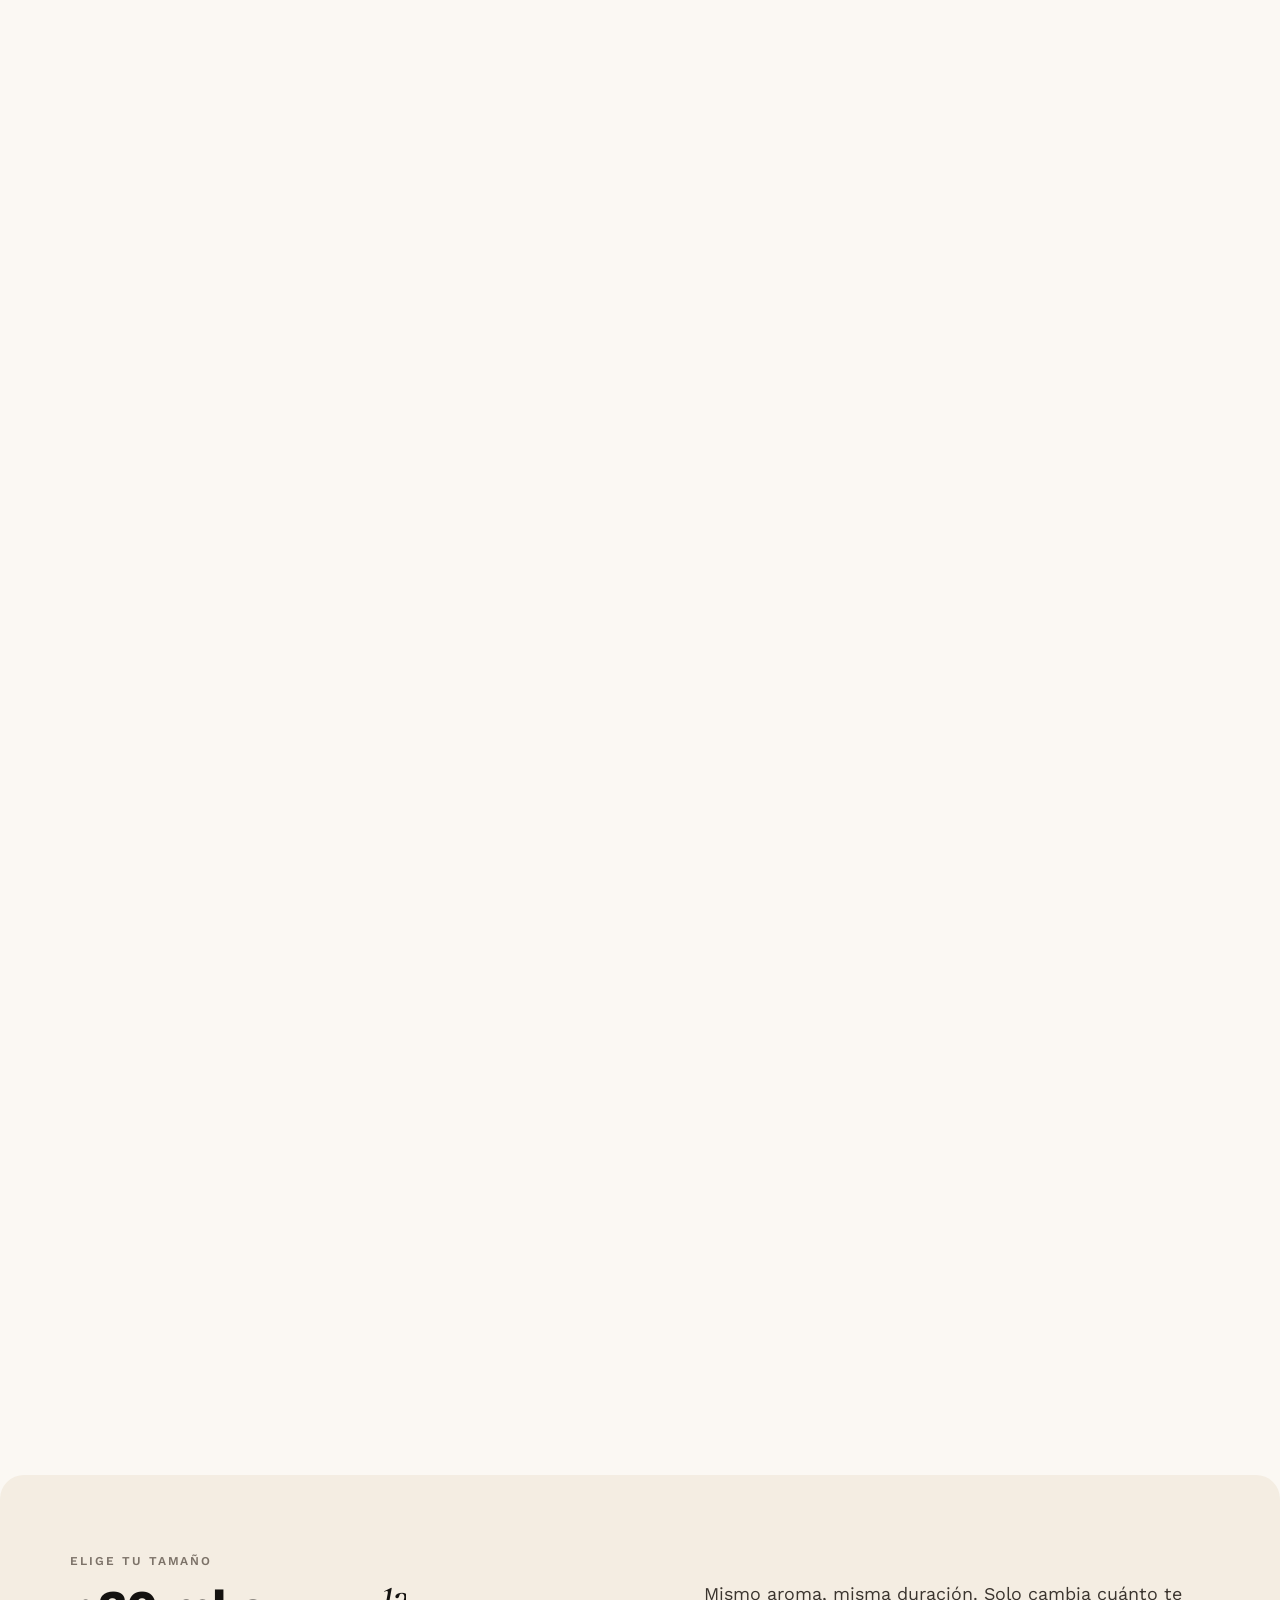
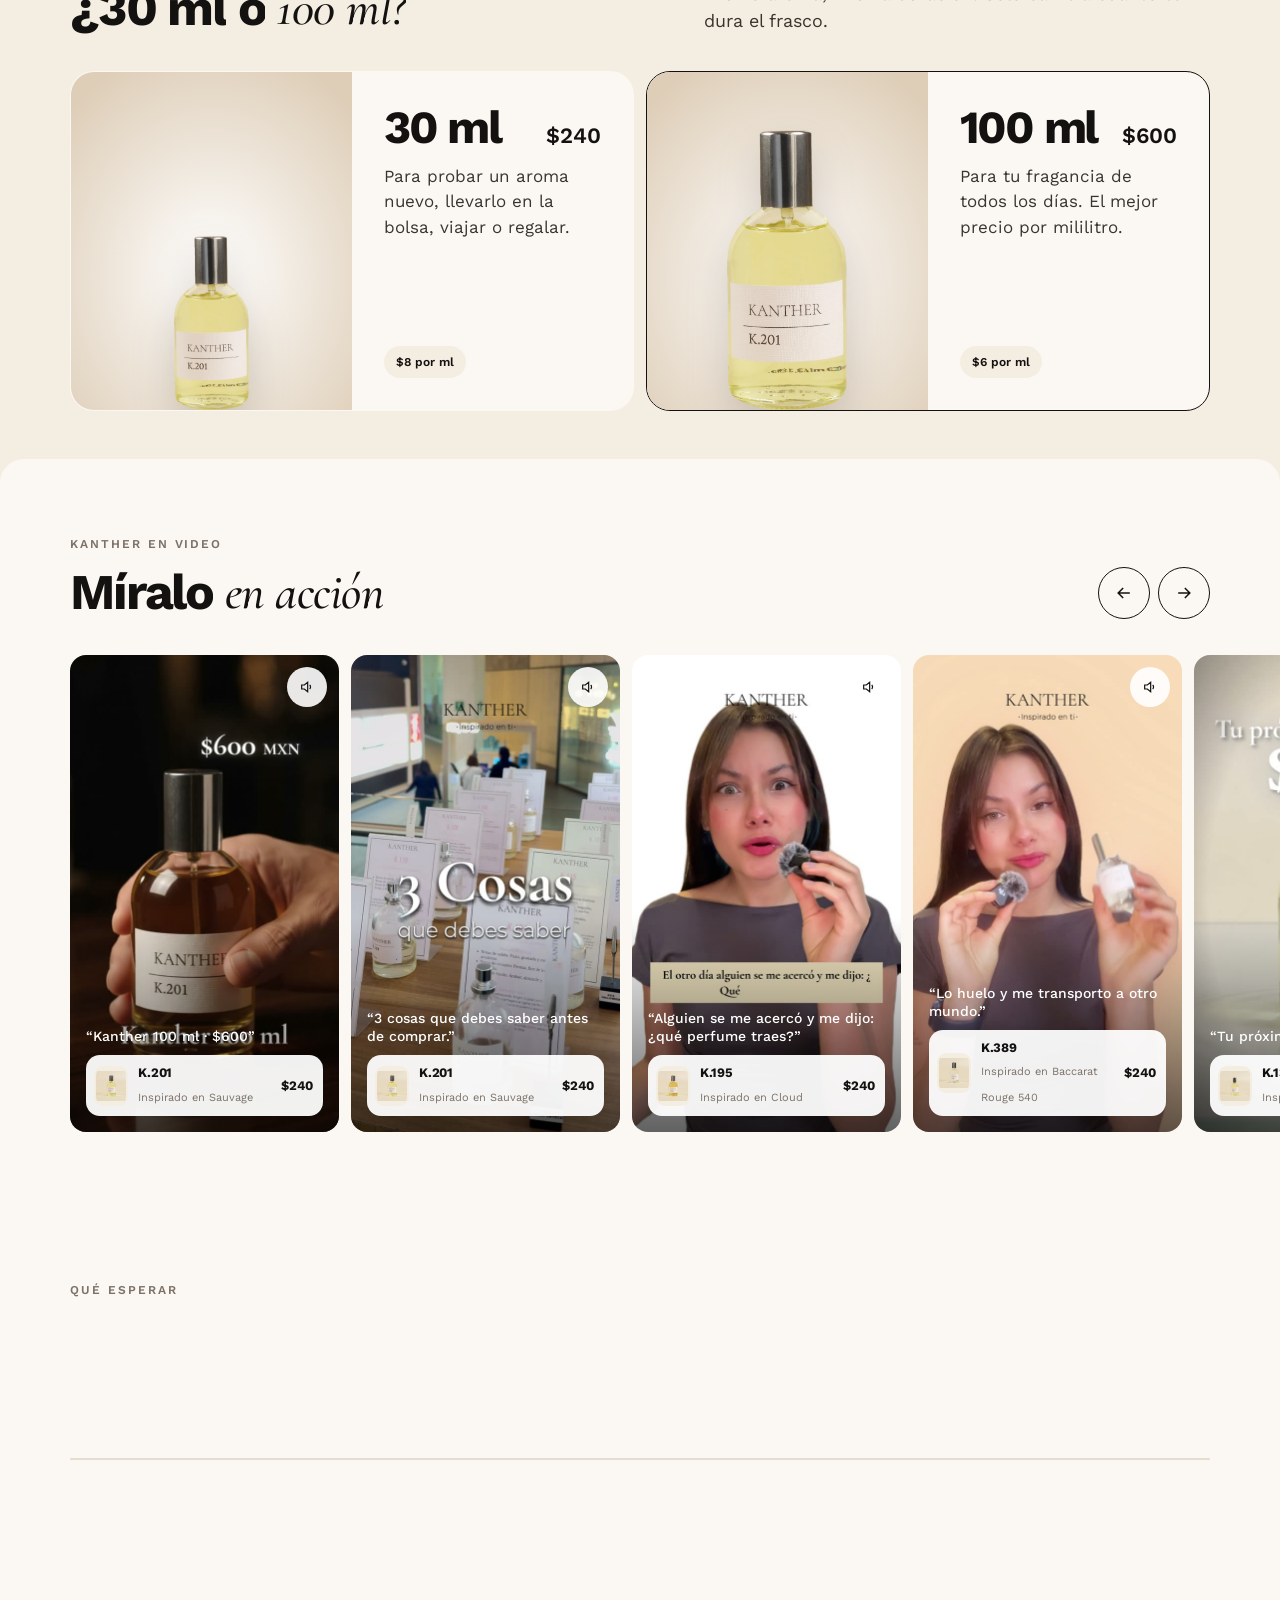
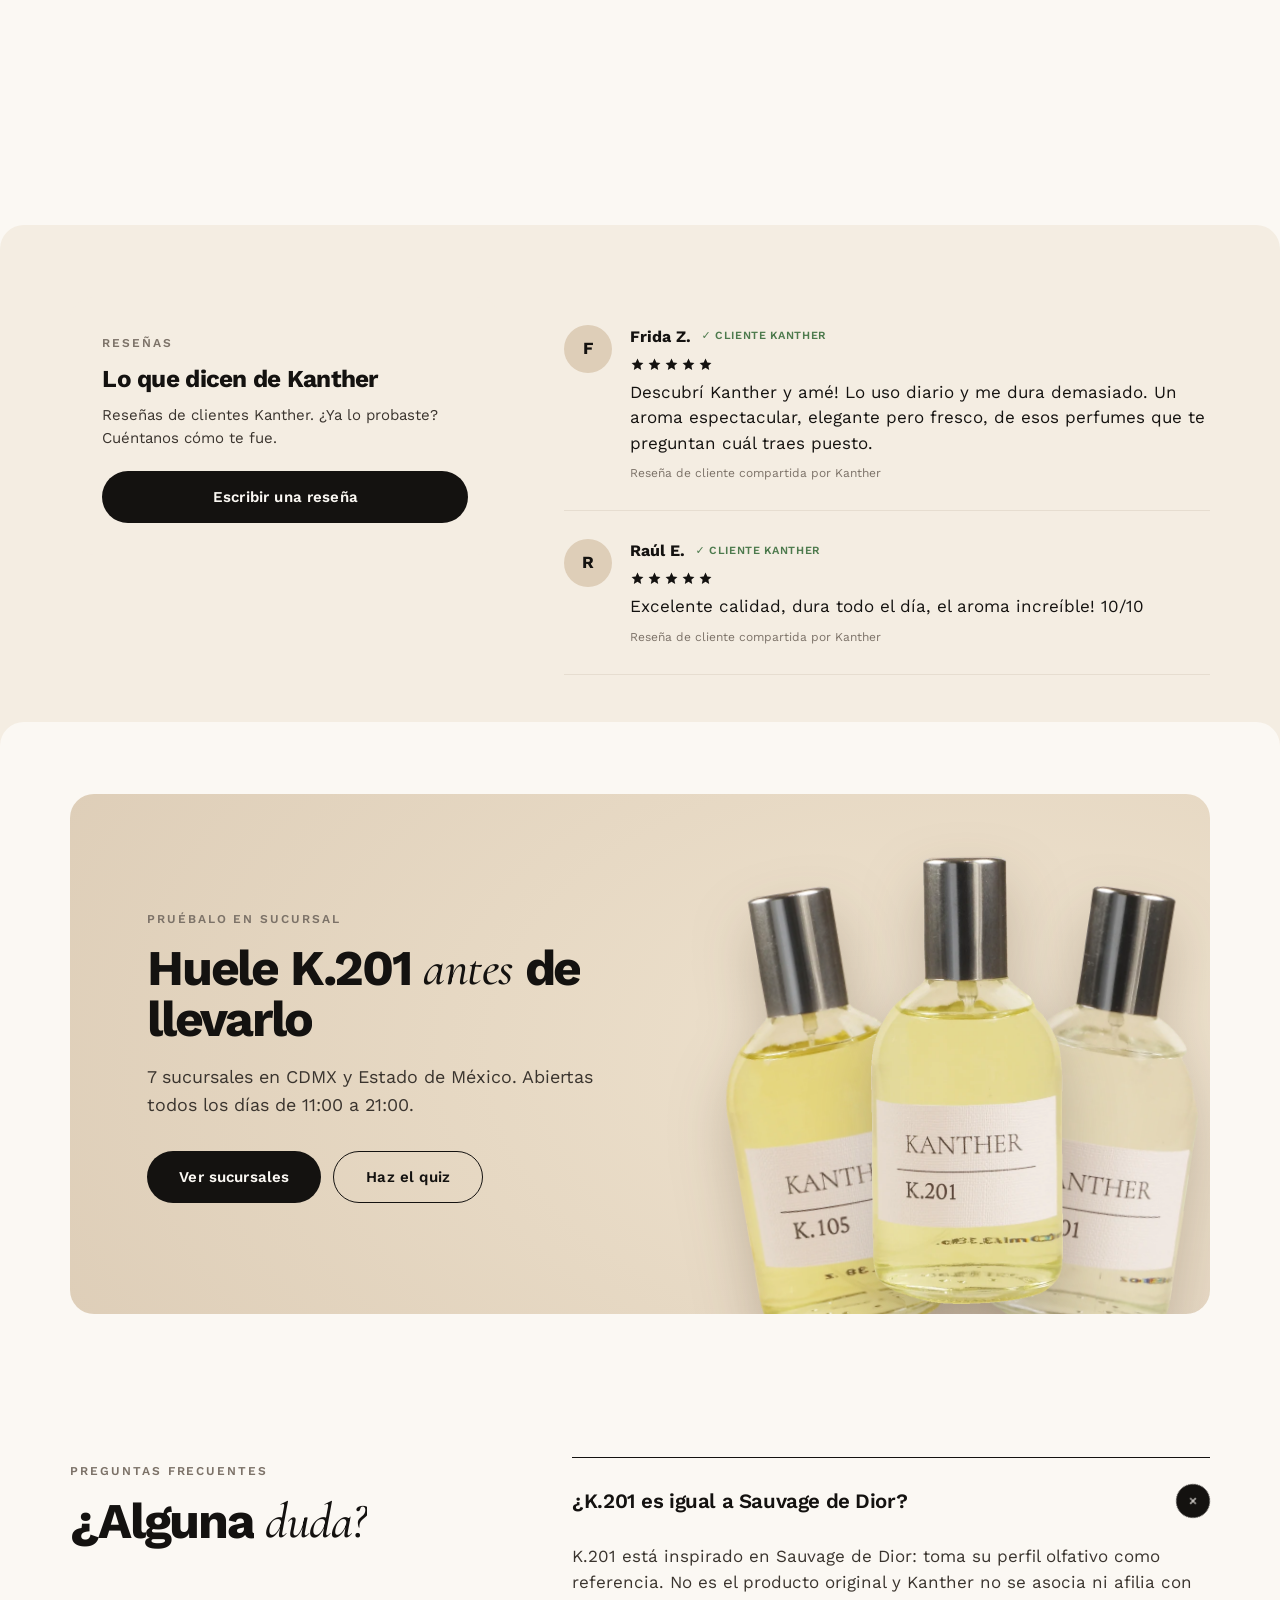
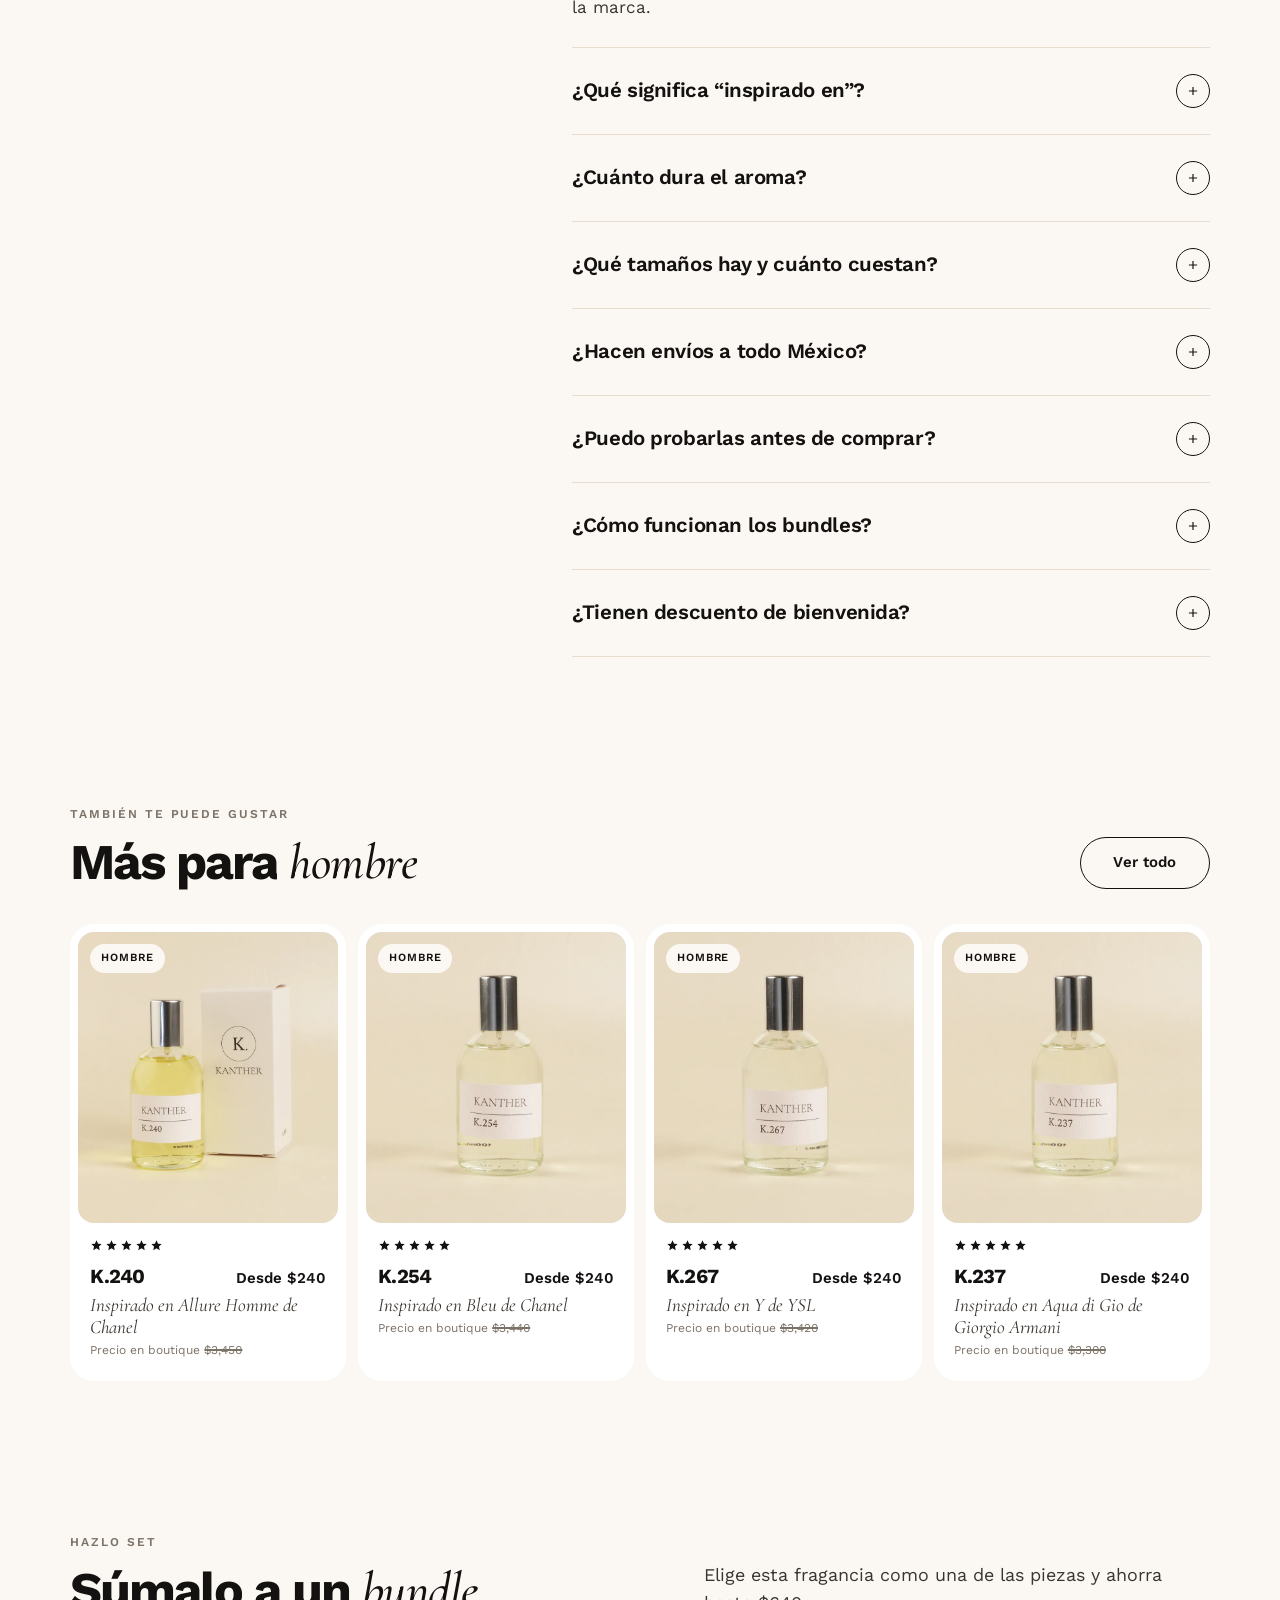
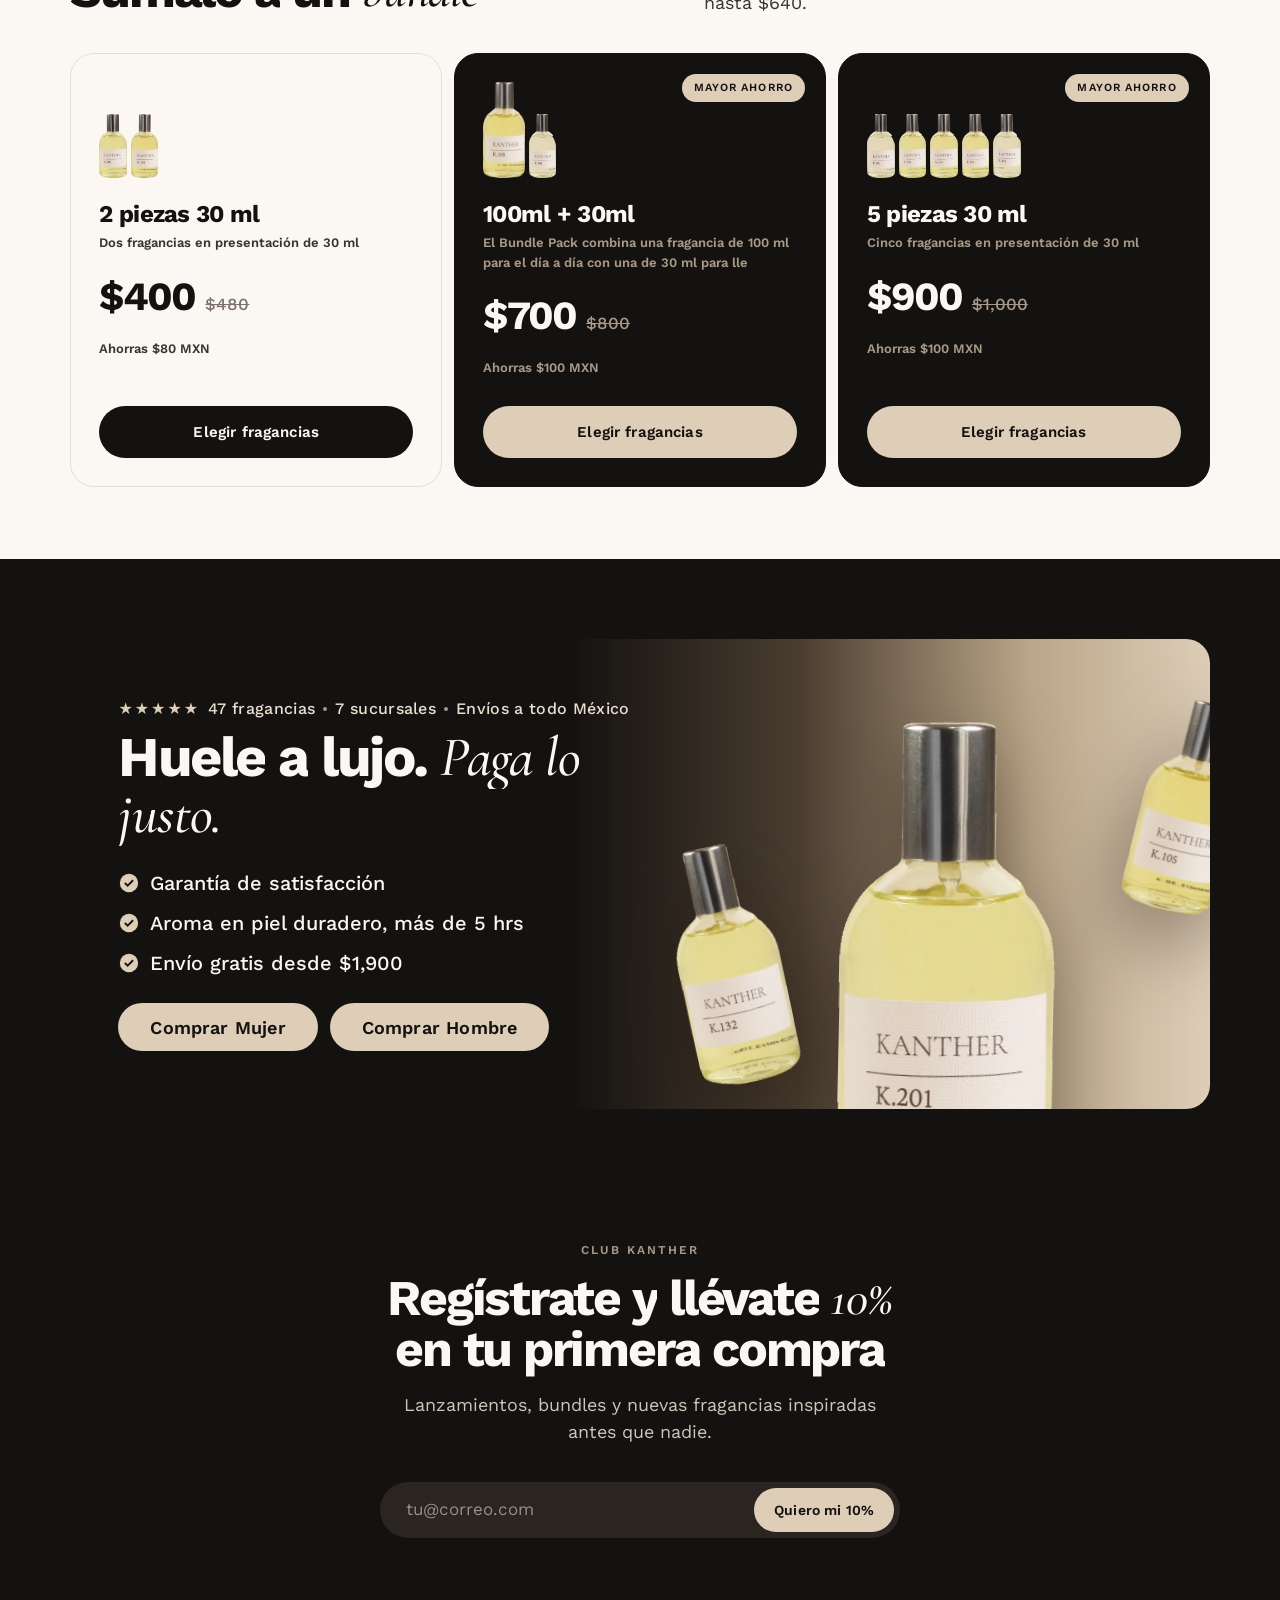
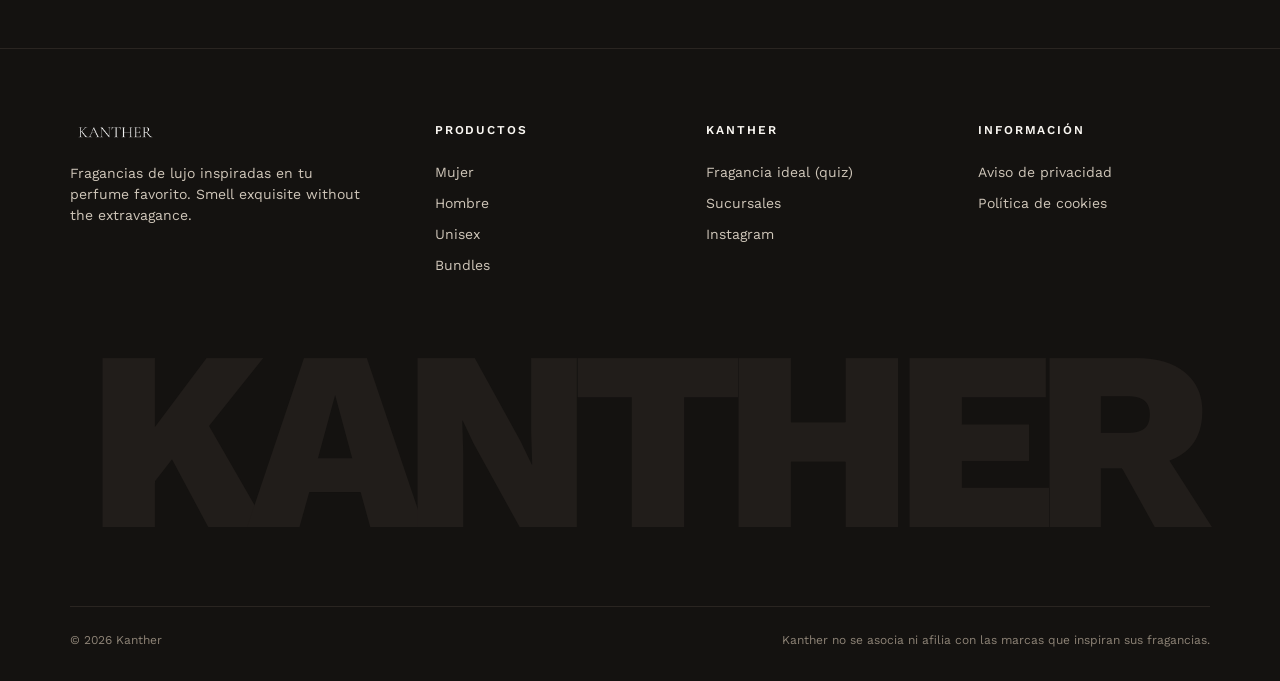
<file: product.html>
<!doctype html>
<html lang="es-MX">
<head>
<meta charset="utf-8">
<meta name="viewport" content="width=device-width,initial-scale=1,viewport-fit=cover">
<title>K.201 · Inspirado en Sauvage de Dior · Kanther</title>
<meta name="description" content="Fragancia Kanther inspirada en tu perfume favorito. 30 ml $240, 100 ml $600. Aroma duradero de más de 5 horas, libre de parabenos.">
<link rel="preconnect" href="https://fonts.googleapis.com"><link rel="preconnect" href="https://fonts.gstatic.com" crossorigin>
<link href="https://fonts.googleapis.com/css2?family=Cormorant+Garamond:ital,wght@1,500;1,600&family=Work+Sans:wght@400;500;600;700;800&display=swap" rel="stylesheet">
<link rel="stylesheet" href="styles.css?v=29">
</head>
<body>
<main>
  <div class="wrap"><nav class="crumbs" aria-label="Migas"><a href="index.html">Inicio</a> / <a data-crumb-para href="index.html#coleccion">Perfumes</a> / <span data-crumb-k></span></nav></div>

  
  <section class="wrap buy" aria-label="Comprar">
    <div class="gallery">
      <div class="thumbs" role="tablist" aria-label="Galería" data-thumbs></div>
      <div class="main-img" data-main></div>
    </div>
    <div class="info" data-info></div>
  </section>

  <!-- ============ NOTE PYRAMID (pinned scroll, Happy Mammoth "how it works on you") ============ -->
  <section class="pyr" id="notas" aria-label="Pirámide olfativa">
    <div class="stage">
      <div class="glow" aria-hidden="true"></div>
      <div class="layers" data-layers></div>
      <div class="bt" aria-hidden="true"><img data-pyr-img alt=""></div>
      <div class="meter" aria-hidden="true"><div data-m="0"><i></i>Salida</div><div data-m="1"><i></i>Corazón</div><div data-m="2"><i></i>Fondo</div></div>
      <p class="time" data-time>Aroma en piel duradero · más de 5 hrs</p>
    </div>
  </section>

  
  <section class="sec lap" style="background:var(--paper)" aria-labelledby="t-vs">
    <div class="value"><div class="wrap"><div class="value-grid">
      <div class="swap-l">
        <span class="eyebrow">Haz la cuenta</span>
        <h2 class="h2 split" id="t-vs" style="margin-top:14px" data-vs-title></h2>
        <p class="lead rv" data-vs-lead></p>
        <ul class="vs-checks rv" data-vs-checks></ul>
        <button class="btn btn-sand rv" style="margin-top:28px" data-vs-add>Agregar 100 ml · $600</button>
      </div>
      <div class="swap" data-vs-swap aria-live="polite"></div>
    </div>
    <p class="fine">Precio en boutique de referencia publicado en kanther.mx, comparado con Kanther 100 ml ($600). No nos asociamos ni afiliamos con la marca original.</p></div></div>
  </section>

  <!-- ============ FILM EXPAND ============ -->
  <section class="vx" data-vx aria-label="Kanther en video">
    <div class="vx-stage">
      <div class="vx-words" aria-hidden="true"><span data-vx-l>Huele a</span><span class="it" data-vx-r>lujo.</span></div>
      <div class="vx-frame"><video muted loop playsinline preload="metadata" data-vx-video></video></div>
      <div class="vx-cap"><div><span class="eyebrow" data-vx-eyebrow></span><h2 class="h2" data-vx-title>100 ml <span class="it">por $600</span></h2><p class="lead" data-vx-lead></p></div>
        <div class="btns"><button class="btn btn-light" data-vx-add>Agregar 100 ml · $600</button><a class="btn btn-glass" href="#resenas">Ver reseñas</a></div></div>
    </div>
  </section>

  
  <section class="sec lap" style="background:var(--cream)" aria-labelledby="t-size">
    <div class="wrap">
      <div class="sec-head"><div><span class="eyebrow">Elige tu tamaño</span><h2 class="h2 split" id="t-size" style="margin-top:14px">¿30 ml o <span class="it">100 ml?</span></h2></div><p class="lead">Mismo aroma, misma duración. Solo cambia cuánto te dura el frasco.</p></div>
      <div class="sizeguide" data-sizeguide></div>
    </div>
  </section>

  <!-- ============ UGC ============ -->
  <section class="sec ugc lap" style="background:var(--paper)" aria-labelledby="t-ugc">
    <div class="wrap"><div class="sec-head"><div><span class="eyebrow">Kanther en video</span><h2 class="h2 split" id="t-ugc" style="margin-top:14px">Míralo <span class="it">en acción</span></h2></div>
      <div class="rail-nav"><button data-dir="-1" aria-label="Anterior"><svg width="20" height="20" viewBox="0 0 24 24" fill="none" stroke="currentColor" stroke-width="1.8"><path d="M19 12H5M11 6l-6 6 6 6"/></svg></button><button data-dir="1" aria-label="Siguiente"><svg width="20" height="20" viewBox="0 0 24 24" fill="none" stroke="currentColor" stroke-width="1.8"><path d="M5 12h14M13 6l6 6-6 6"/></svg></button></div></div></div>
    <div class="ugc-rail" data-ugc></div>
  </section>

  <!-- ============ TIMELINE ============ -->
  <section class="sec" aria-labelledby="t-time">
    <div class="wrap">
      <div class="sec-head"><div><span class="eyebrow">Qué esperar</span><h2 class="h2 split" id="t-time" style="margin-top:14px">De la primera nota <span class="it">a la última</span></h2></div></div>
      <div class="tline" data-tline></div>
    </div>
  </section>

  <!-- ============ REVIEWS ============ -->
  <section class="sec lap" id="resenas" style="background:var(--cream)" aria-labelledby="t-rev">
    <div class="wrap rv-mod">
      <aside class="rv-sum">
        <span class="eyebrow">Reseñas</span>
        <h2 class="h3" id="t-rev" style="margin-top:12px">Lo que dicen de Kanther</h2>
        <p>Reseñas de clientes Kanther. ¿Ya lo probaste? Cuéntanos cómo te fue.</p>
        <button class="btn btn-ink btn-block" data-rv-open>Escribir una reseña</button>
        <form class="rv-form" data-rv-form>
          <div class="star-in" role="radiogroup" aria-label="Calificación" data-star-in></div>
          <label class="sr" for="rvn">Nombre</label><input id="rvn" required placeholder="Tu nombre" maxlength="40">
          <label class="sr" for="rvt">Reseña</label><textarea id="rvt" required rows="4" placeholder="¿Qué te pareció tu fragancia?" maxlength="500"></textarea>
          <button class="btn btn-ink" type="submit">Enviar reseña</button>
        </form>
      </aside>
      <div class="rv-list" data-rv-list></div>
    </div>
  </section>

  
  <section class="sec lap" style="background:var(--paper)" aria-labelledby="t-store">
    <div class="band">
      <div class="txt">
        <span class="eyebrow">Pruébalo en sucursal</span>
        <h2 class="h2 split" id="t-store" style="margin:14px 0 18px" data-store-title></h2>
        <p class="lead">7 sucursales en CDMX y Estado de México. Abiertas todos los días de 11:00 a 21:00.</p>
        <div style="display:flex;gap:12px;flex-wrap:wrap;margin-top:32px"><a class="btn btn-ink" href="index.html#sucursales">Ver sucursales</a><a class="btn btn-line" href="https://kanther.mx/quiz/" target="_blank" rel="noopener">Haz el quiz</a></div>
      </div>
      <div class="art" aria-hidden="true" data-store-art></div>
    </div>
  </section>

  <!-- ============ FAQ ============ -->
  <section class="sec" aria-labelledby="t-faq">
    <div class="wrap faq-grid">
      <div><span class="eyebrow">Preguntas frecuentes</span><h2 class="h2 split" id="t-faq" style="margin-top:14px">¿Alguna <span class="it">duda?</span></h2></div>
      <div class="acc" data-faq></div>
    </div>
  </section>

  <!-- ============ RELATED ============ -->
  <section class="sec" aria-labelledby="t-rel">
    <div class="wrap">
      <div class="sec-head"><div><span class="eyebrow">También te puede gustar</span><h2 class="h2 split" id="t-rel" style="margin-top:14px" data-rel-title></h2></div><a class="btn btn-line" href="index.html#coleccion">Ver todo</a></div>
      <div class="rail" data-rel></div>
    </div>
  </section>

  <!-- ============ BUNDLE CTA ============ -->
  <section class="sec" aria-labelledby="t-bun">
    <div class="wrap">
      <div class="sec-head"><div><span class="eyebrow">Hazlo set</span><h2 class="h2 split" id="t-bun" style="margin-top:14px">Súmalo a un <span class="it">bundle</span></h2></div><p class="lead">Elige esta fragancia como una de las piezas y ahorra hasta $640.</p></div>
      <div class="bundles" data-bundles></div>
    </div>
  </section>
  
<section class="sec hype" aria-labelledby="t-hype">
  <div class="wrap">
    <div class="hype-card" data-hype>
      <div class="hype-txt">
        <div class="hype-meta"><span class="st">★★★★★</span><span>47 fragancias</span><i></i><span>7 sucursales</span><i></i><span>Envíos a todo México</span></div>
        <h2 class="h2 split" id="t-hype">Huele a lujo. <span class="it">Paga lo justo.</span></h2>
        <ul class="hype-list">
          <li><svg viewBox="0 0 24 24" fill="currentColor"><circle cx="12" cy="12" r="10"/><path d="m7.5 12 3 3 6-6" stroke="#141210" stroke-width="2" fill="none"/></svg>Garantía de satisfacción</li>
          <li><svg viewBox="0 0 24 24" fill="currentColor"><circle cx="12" cy="12" r="10"/><path d="m7.5 12 3 3 6-6" stroke="#141210" stroke-width="2" fill="none"/></svg>Aroma en piel duradero, más de 5 hrs</li>
          <li><svg viewBox="0 0 24 24" fill="currentColor"><circle cx="12" cy="12" r="10"/><path d="m7.5 12 3 3 6-6" stroke="#141210" stroke-width="2" fill="none"/></svg>Envío gratis desde $1,900</li>
        </ul>
        <div class="hype-btns"><a class="btn btn-sand" href="index.html?para=mujer#coleccion">Comprar Mujer</a><a class="btn btn-sand" href="index.html?para=hombre#coleccion">Comprar Hombre</a></div>
      </div>
      <div class="hype-art" aria-hidden="true"><img class="b2" src="media/cut/k132.webp" alt=""><img class="b1" src="media/cut/k201.webp" alt=""><img class="b3" src="media/cut/k105.webp" alt=""></div>
    </div>
  </div>
</section>
</main>

<div class="sticky-buy" data-sticky aria-hidden="true"><div class="wrap" data-sticky-inner></div></div>

<script src="data.js?v=29"></script>
<script src="app.js?v=29"></script>
<script src="sections.js?v=29"></script>
<script src="pdp.js?v=29"></script>
</body>
</html>
</file>
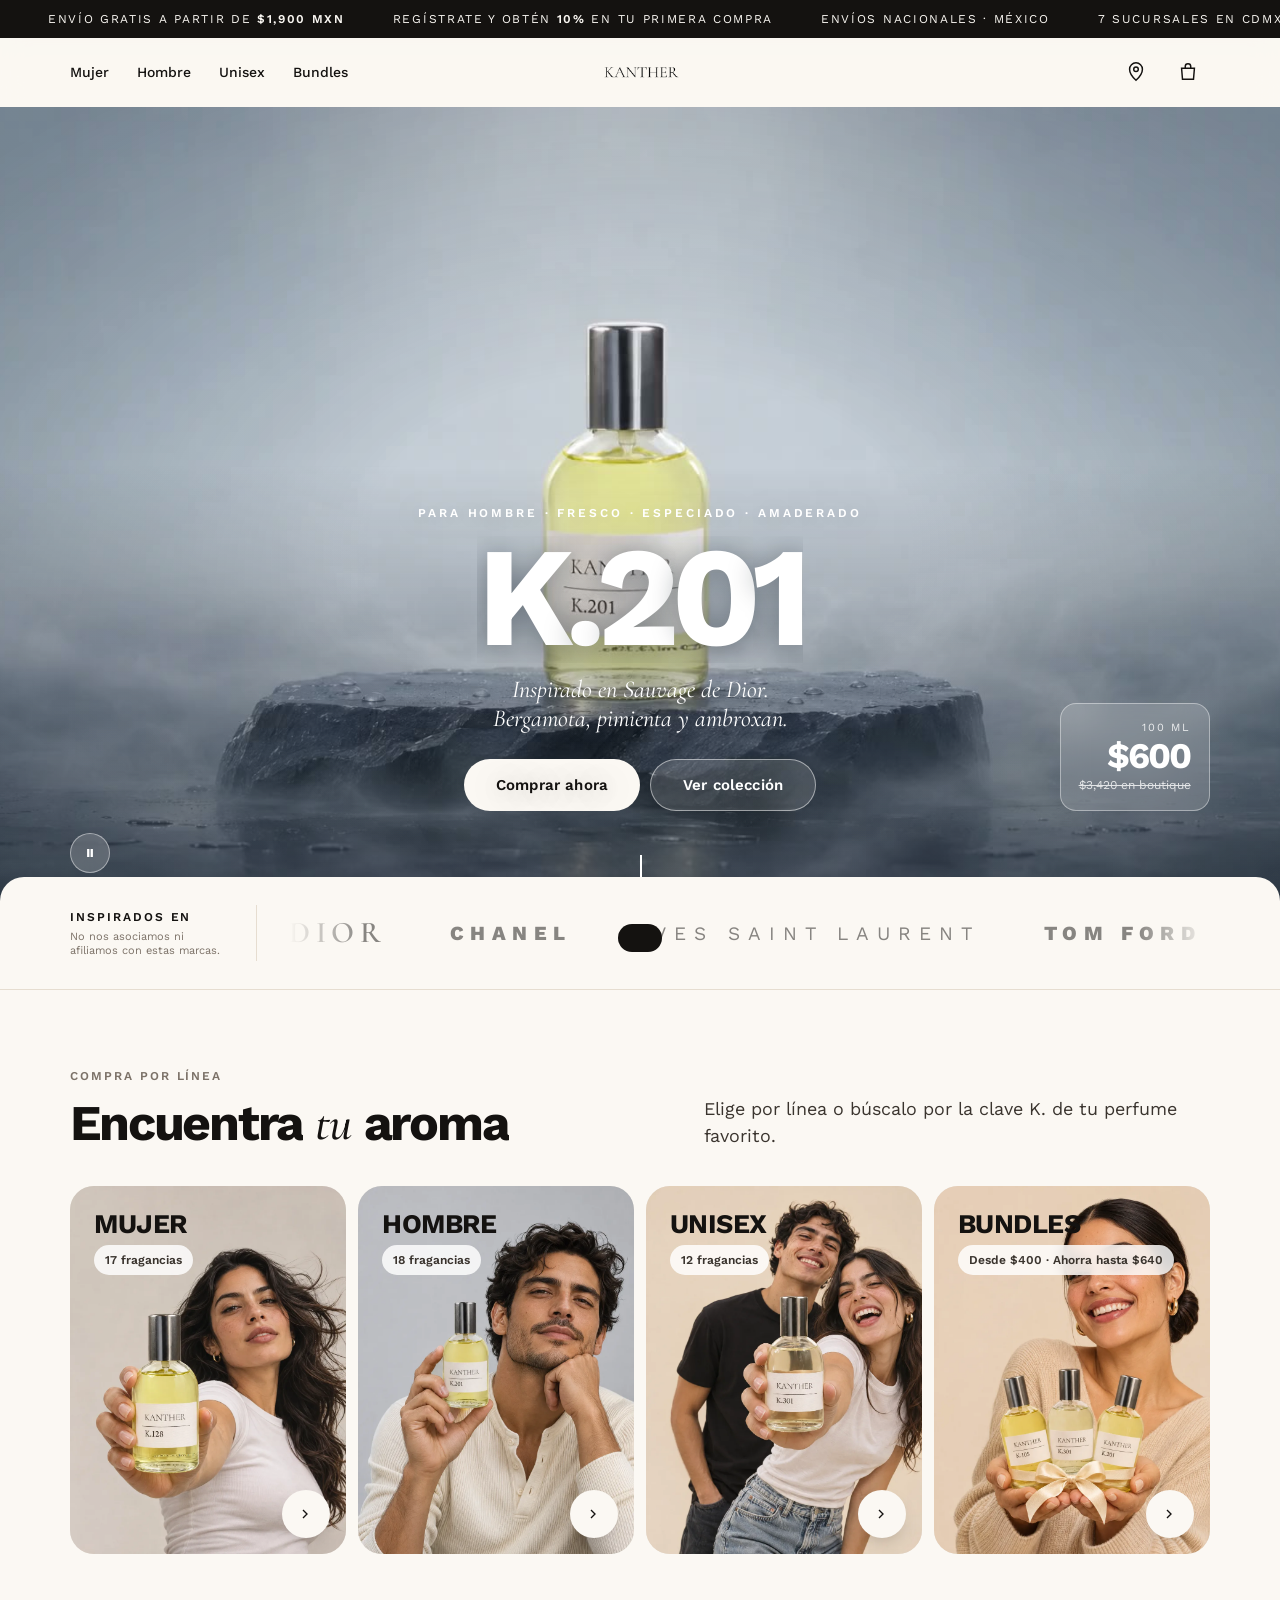
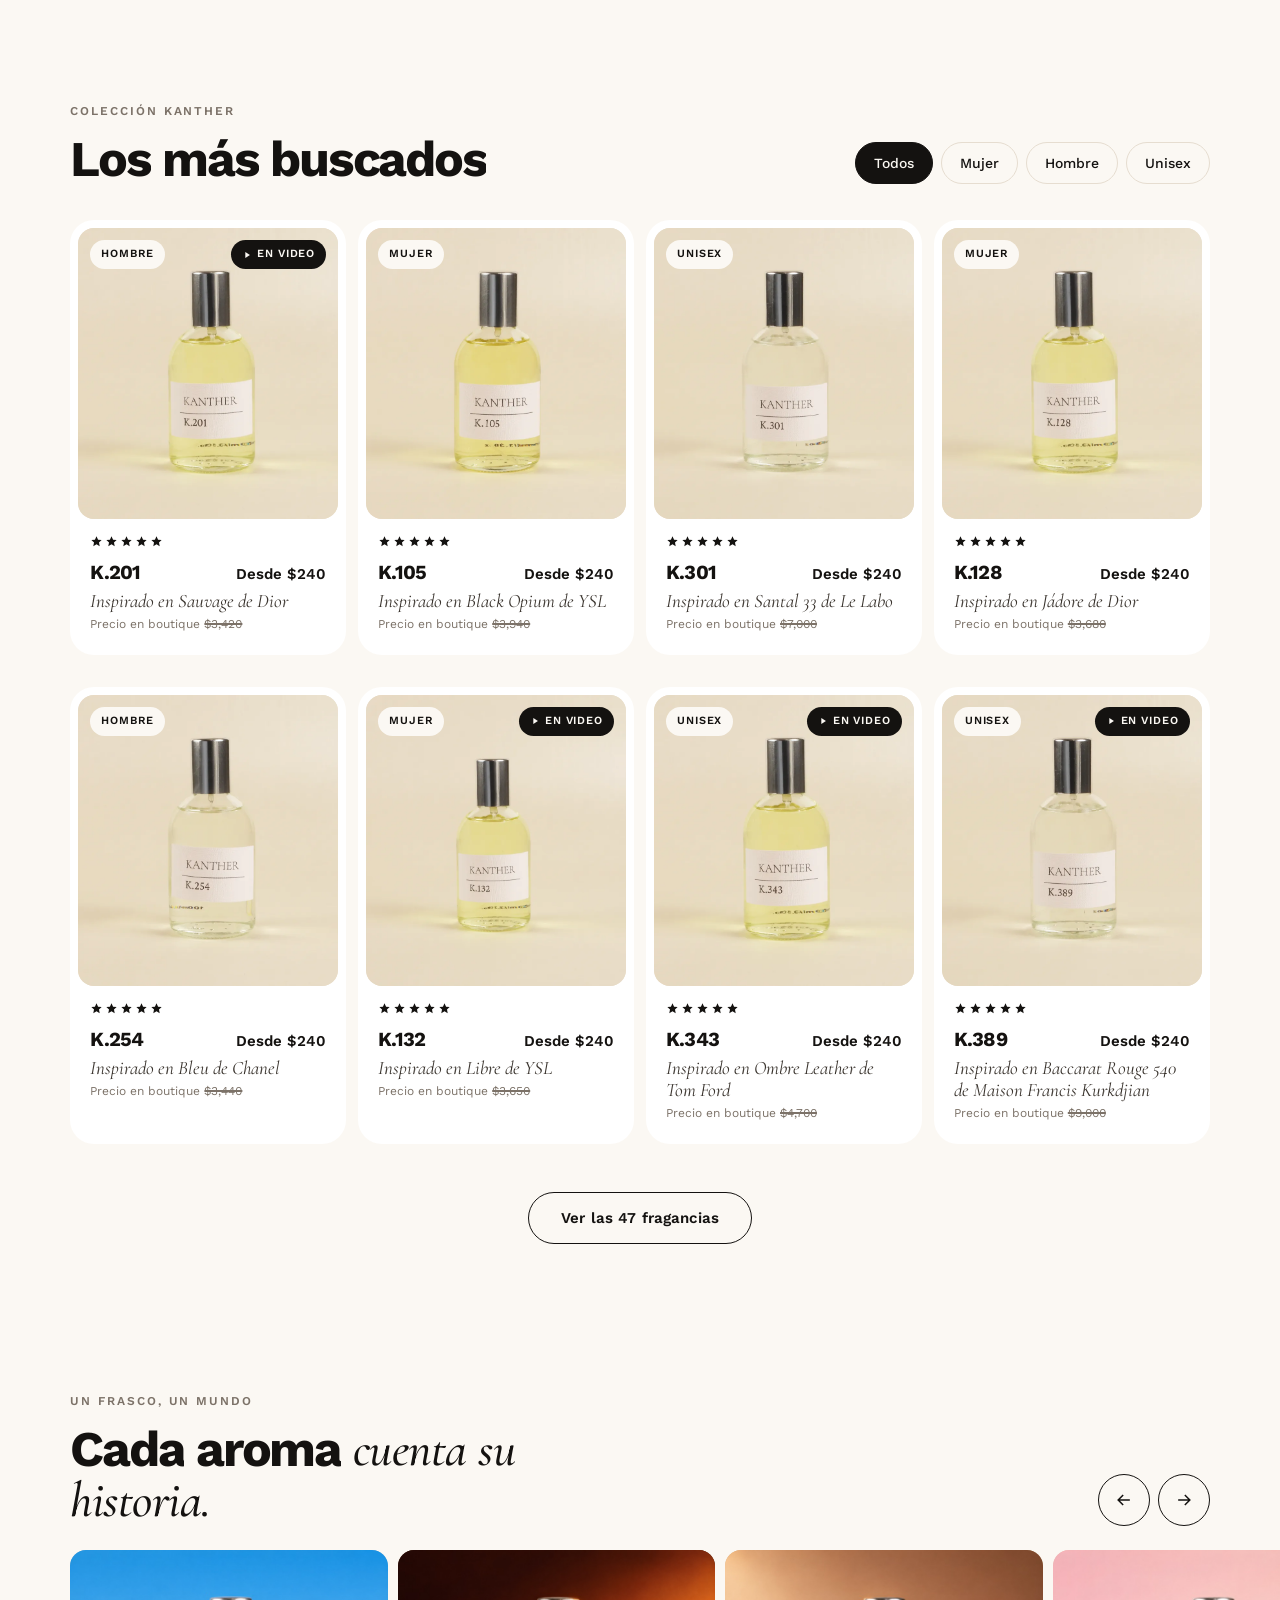
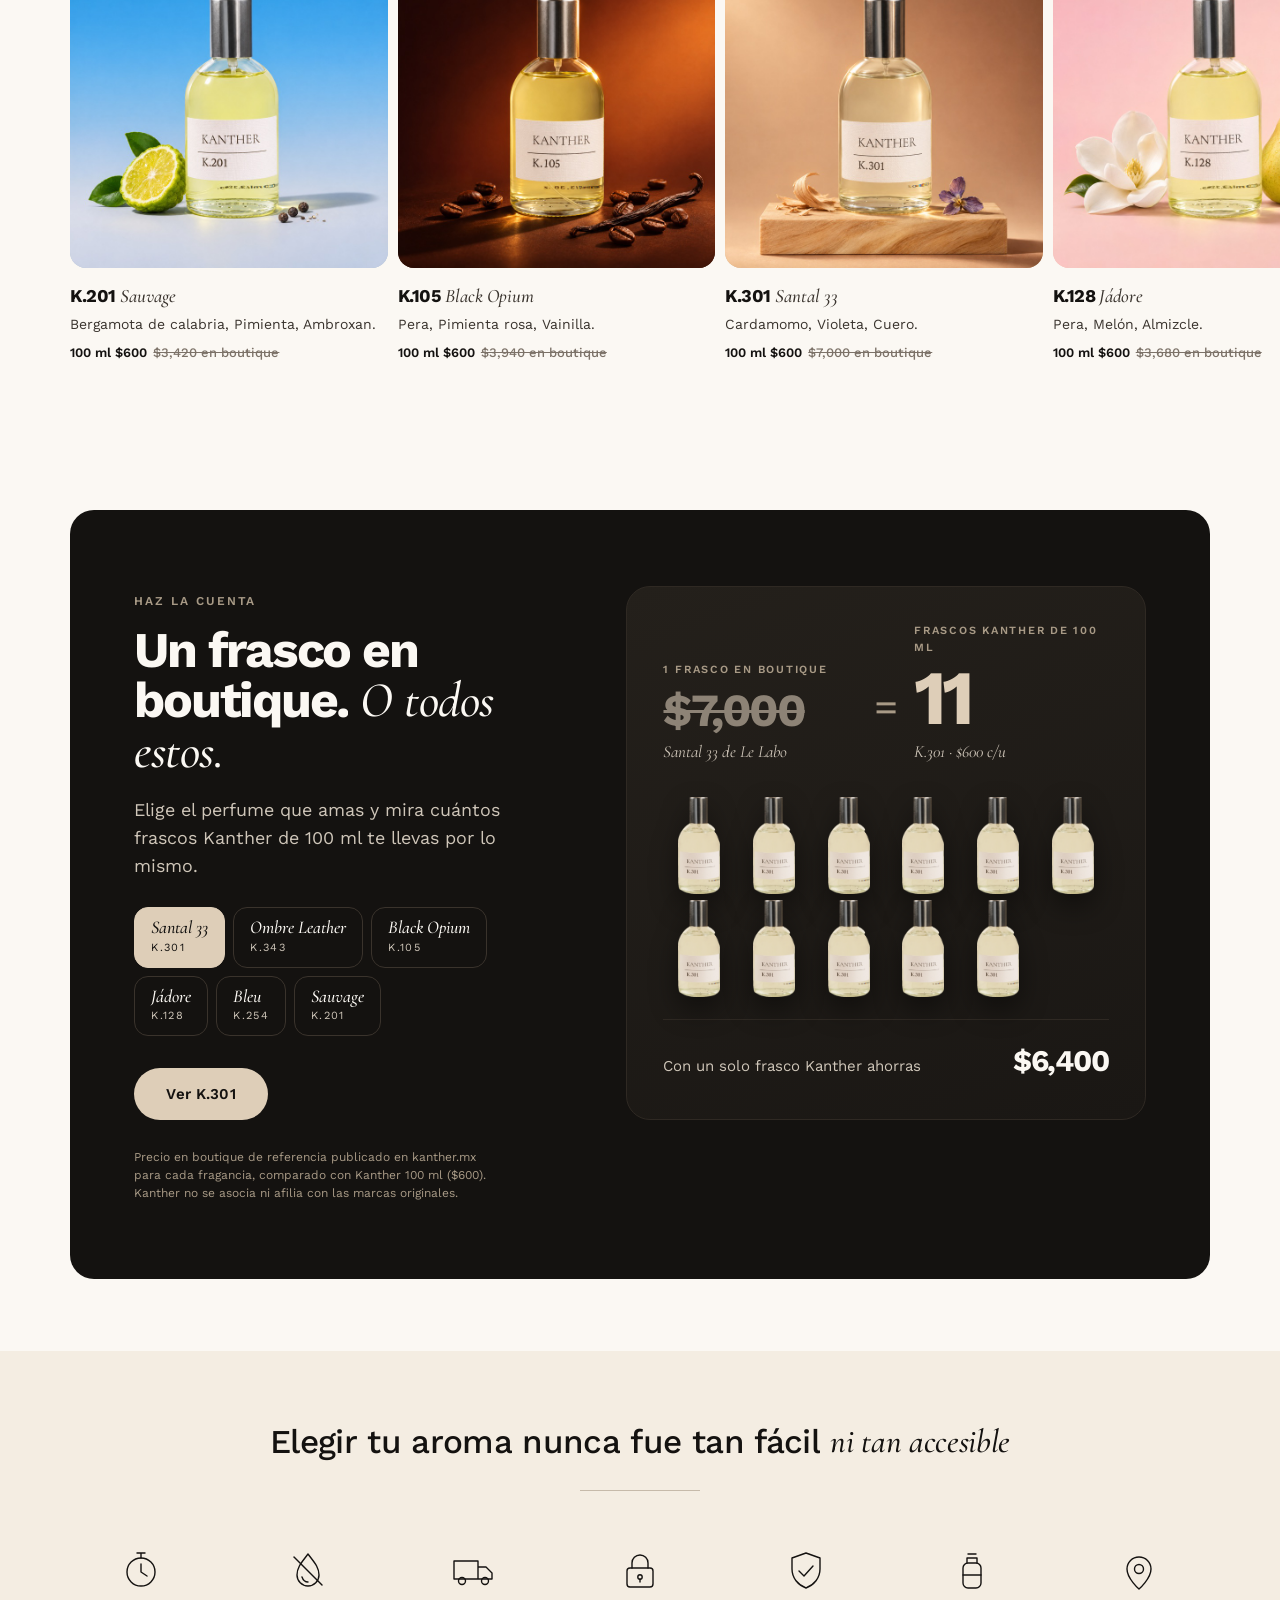
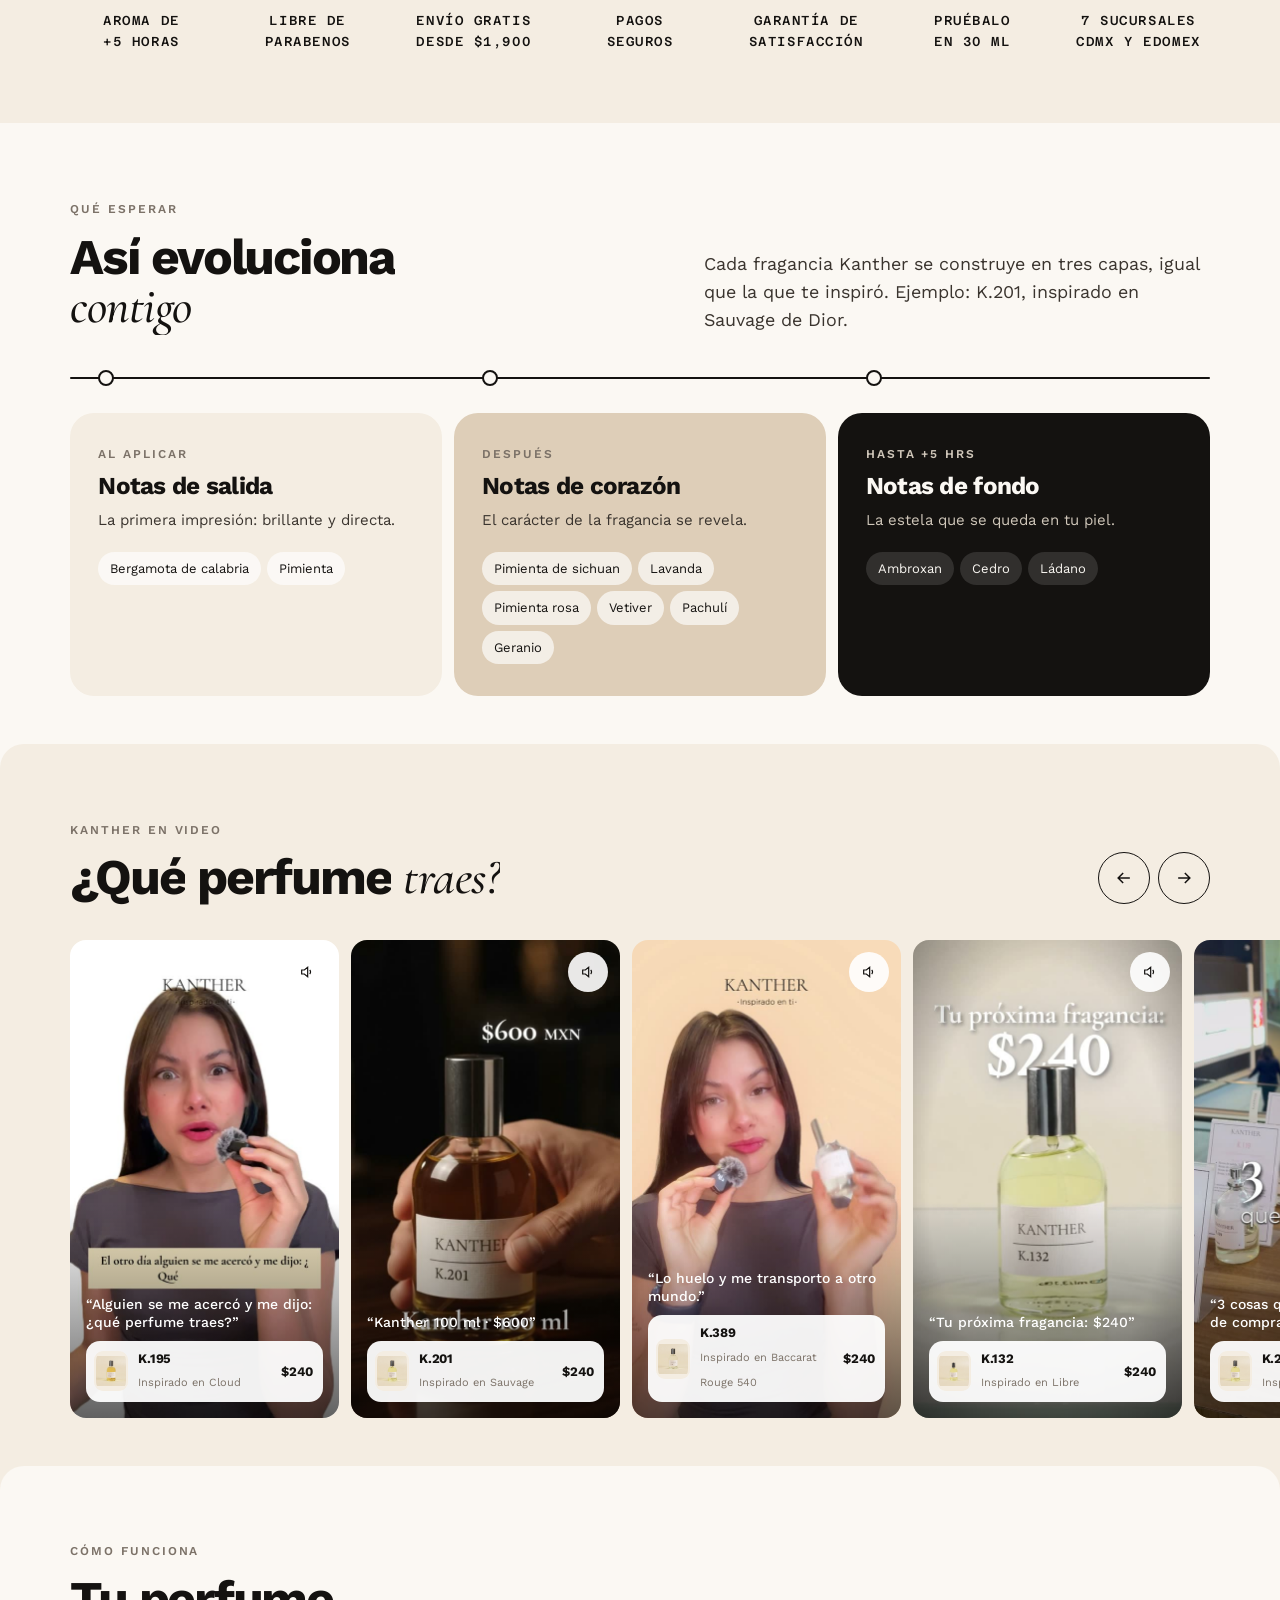
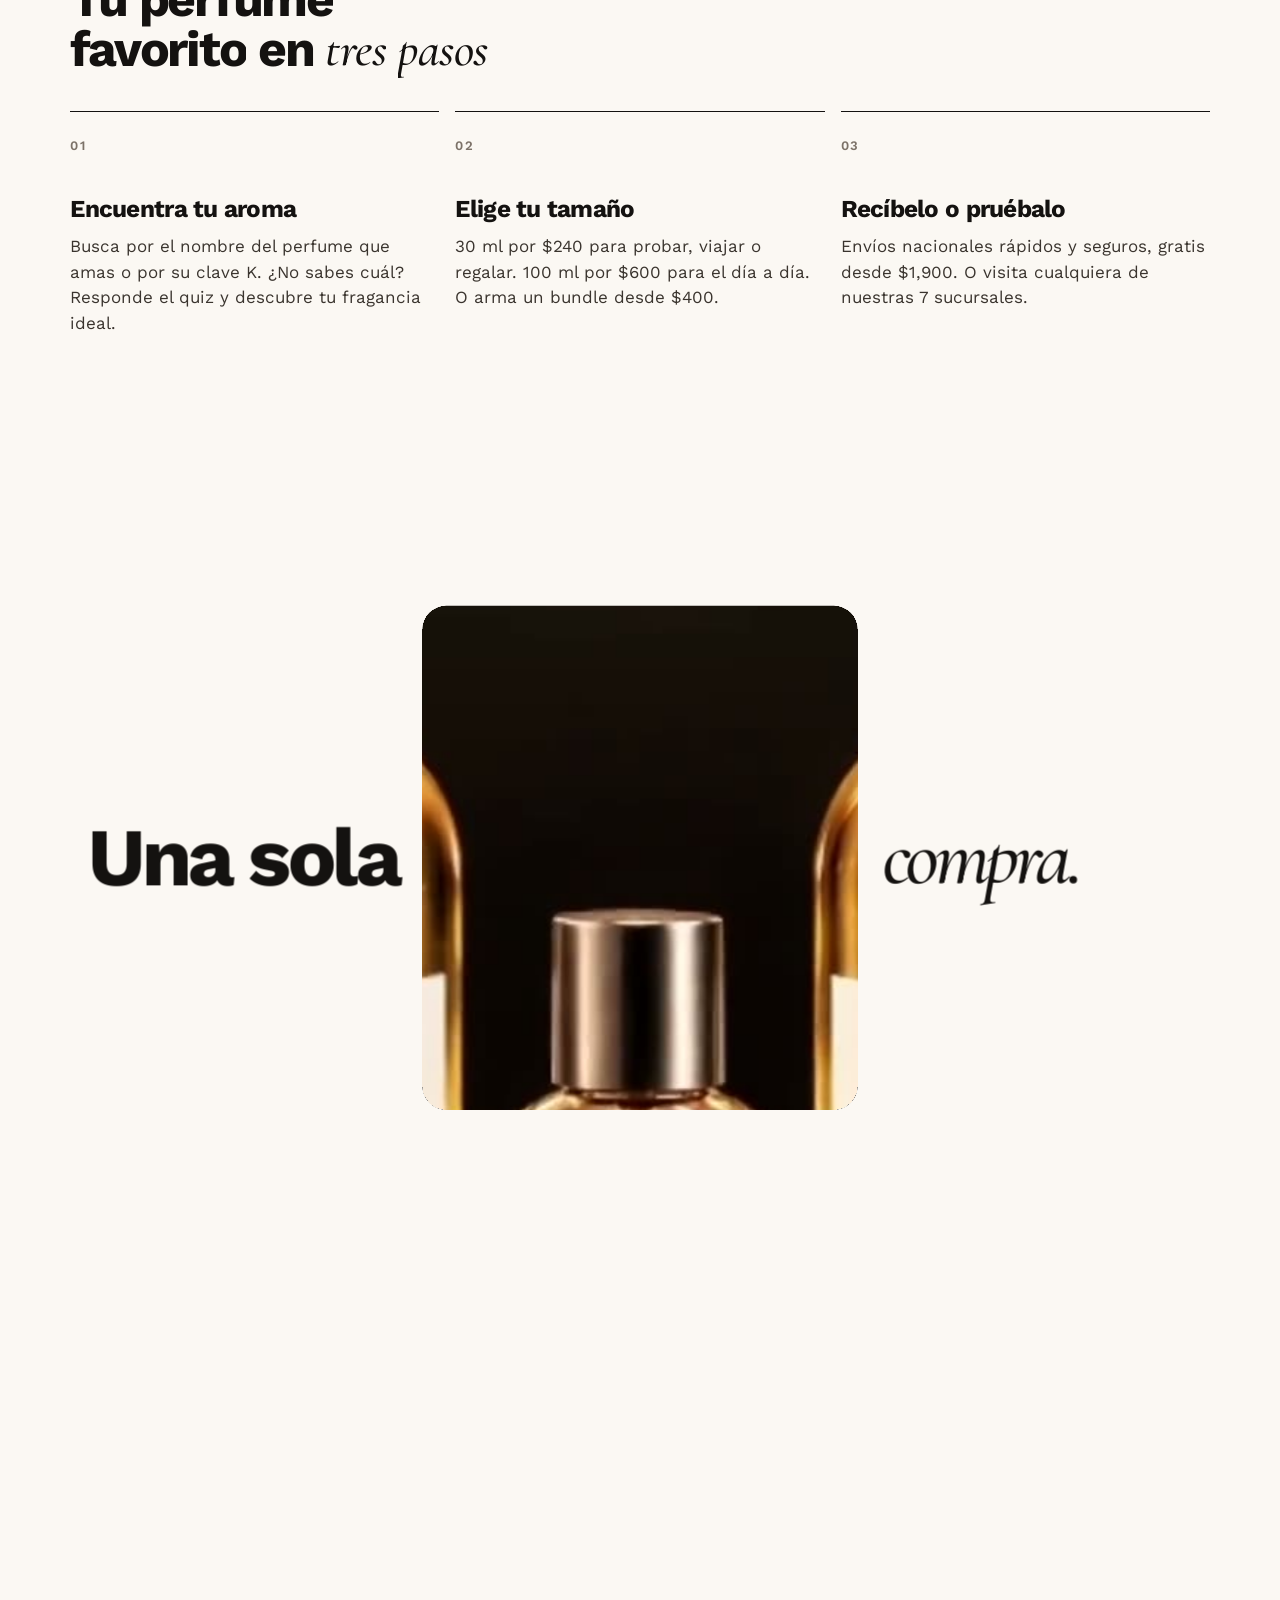
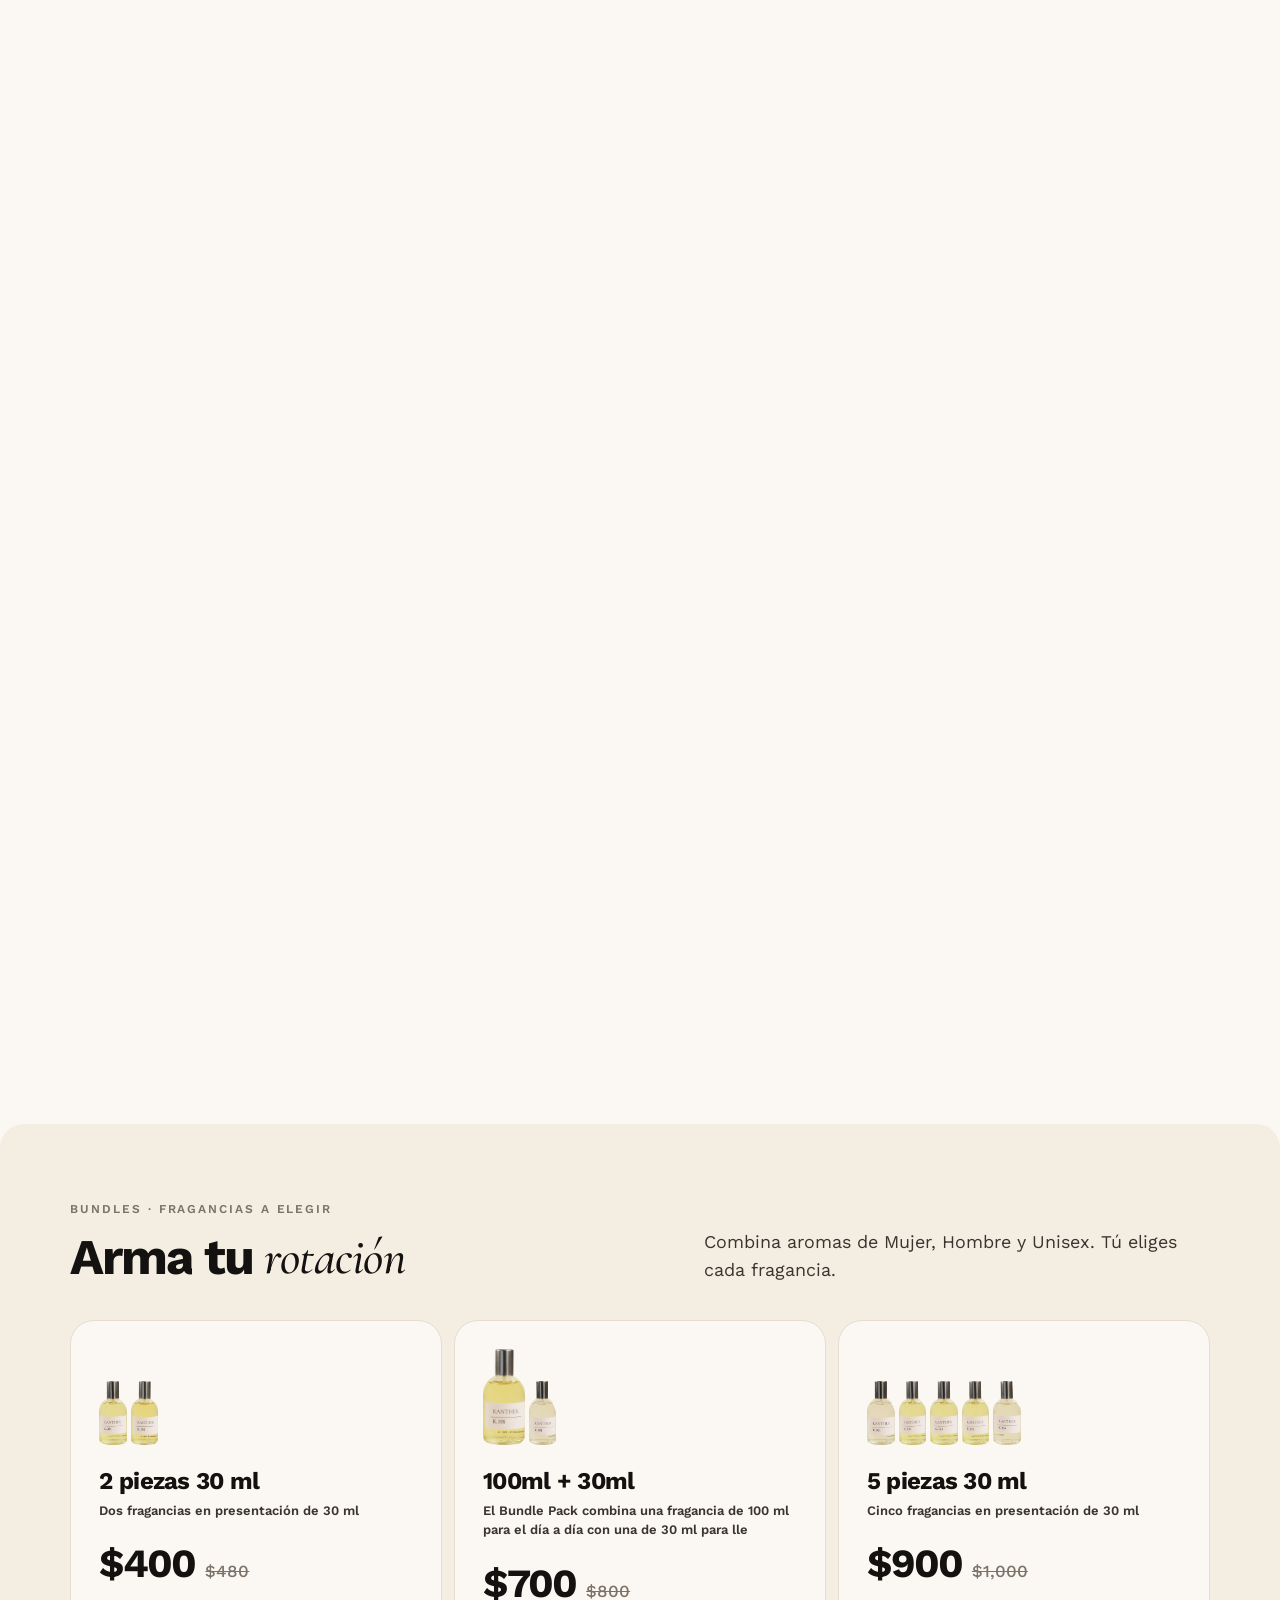
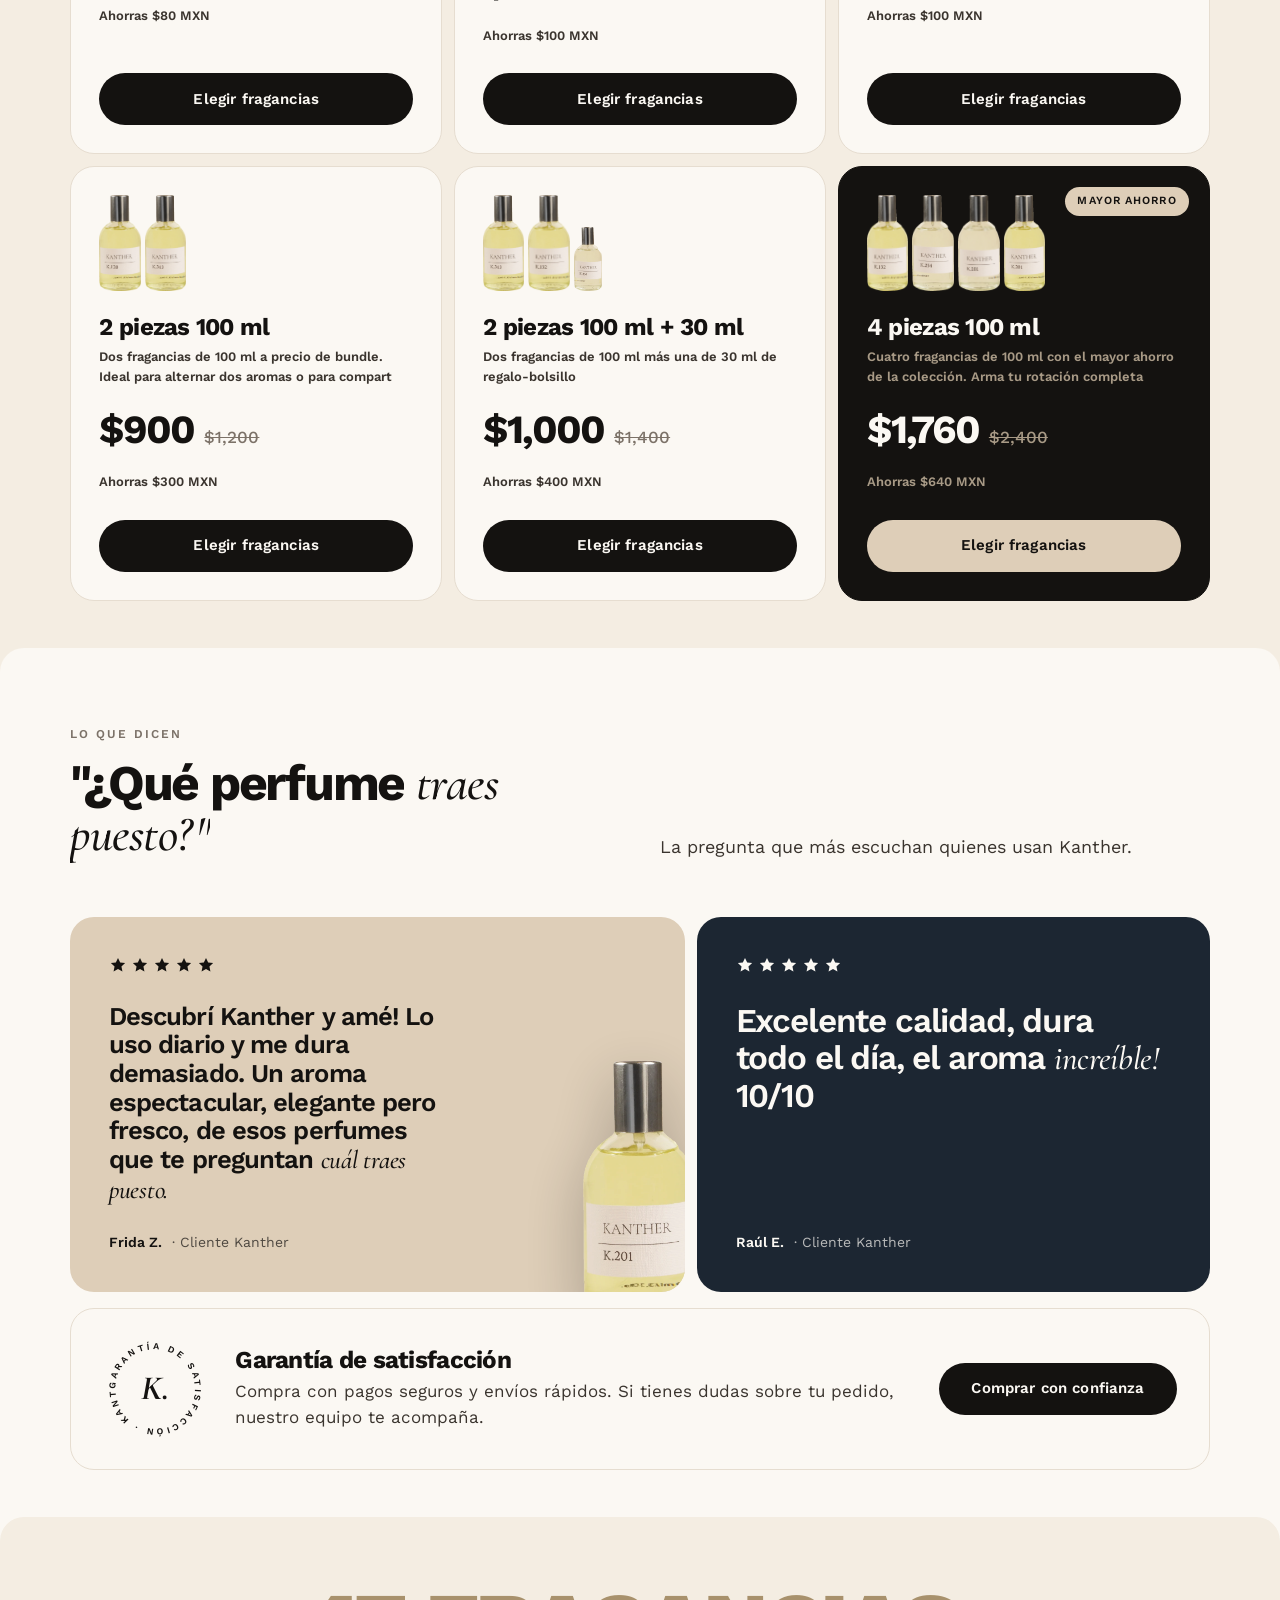
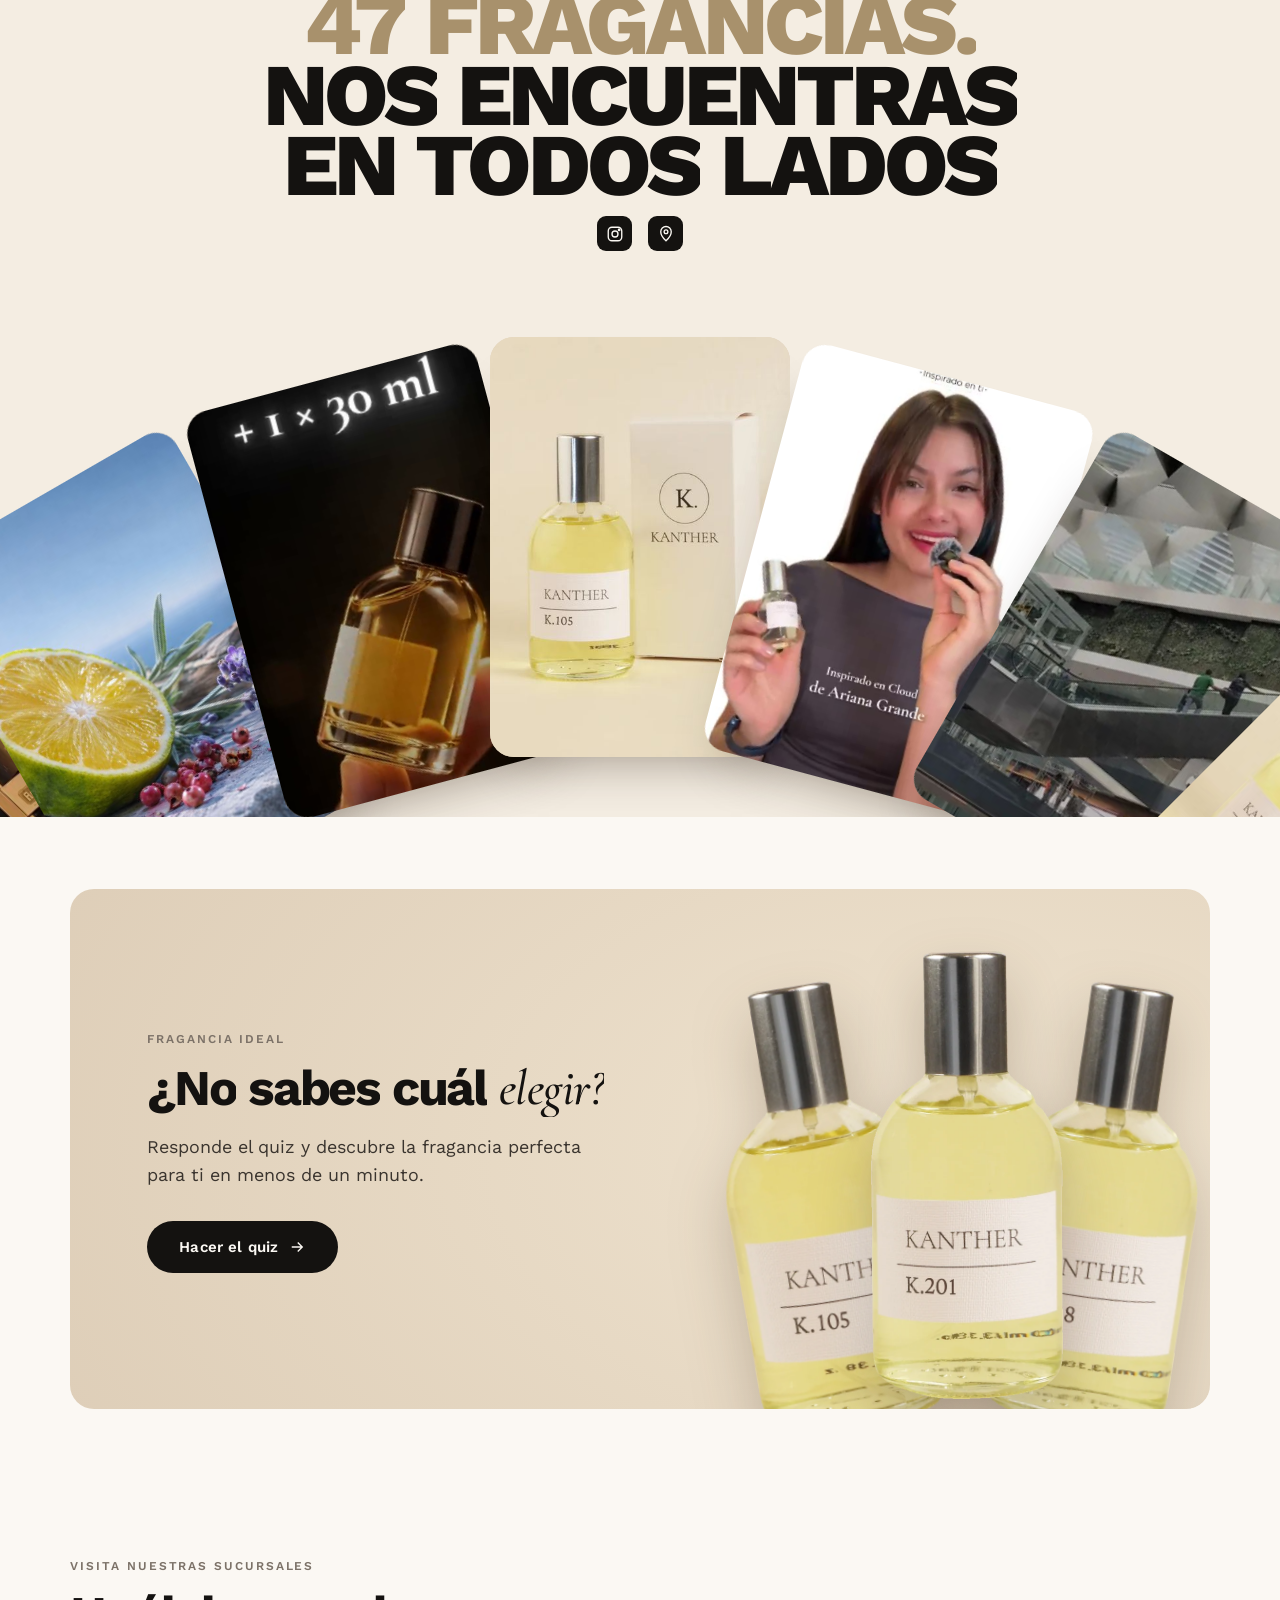
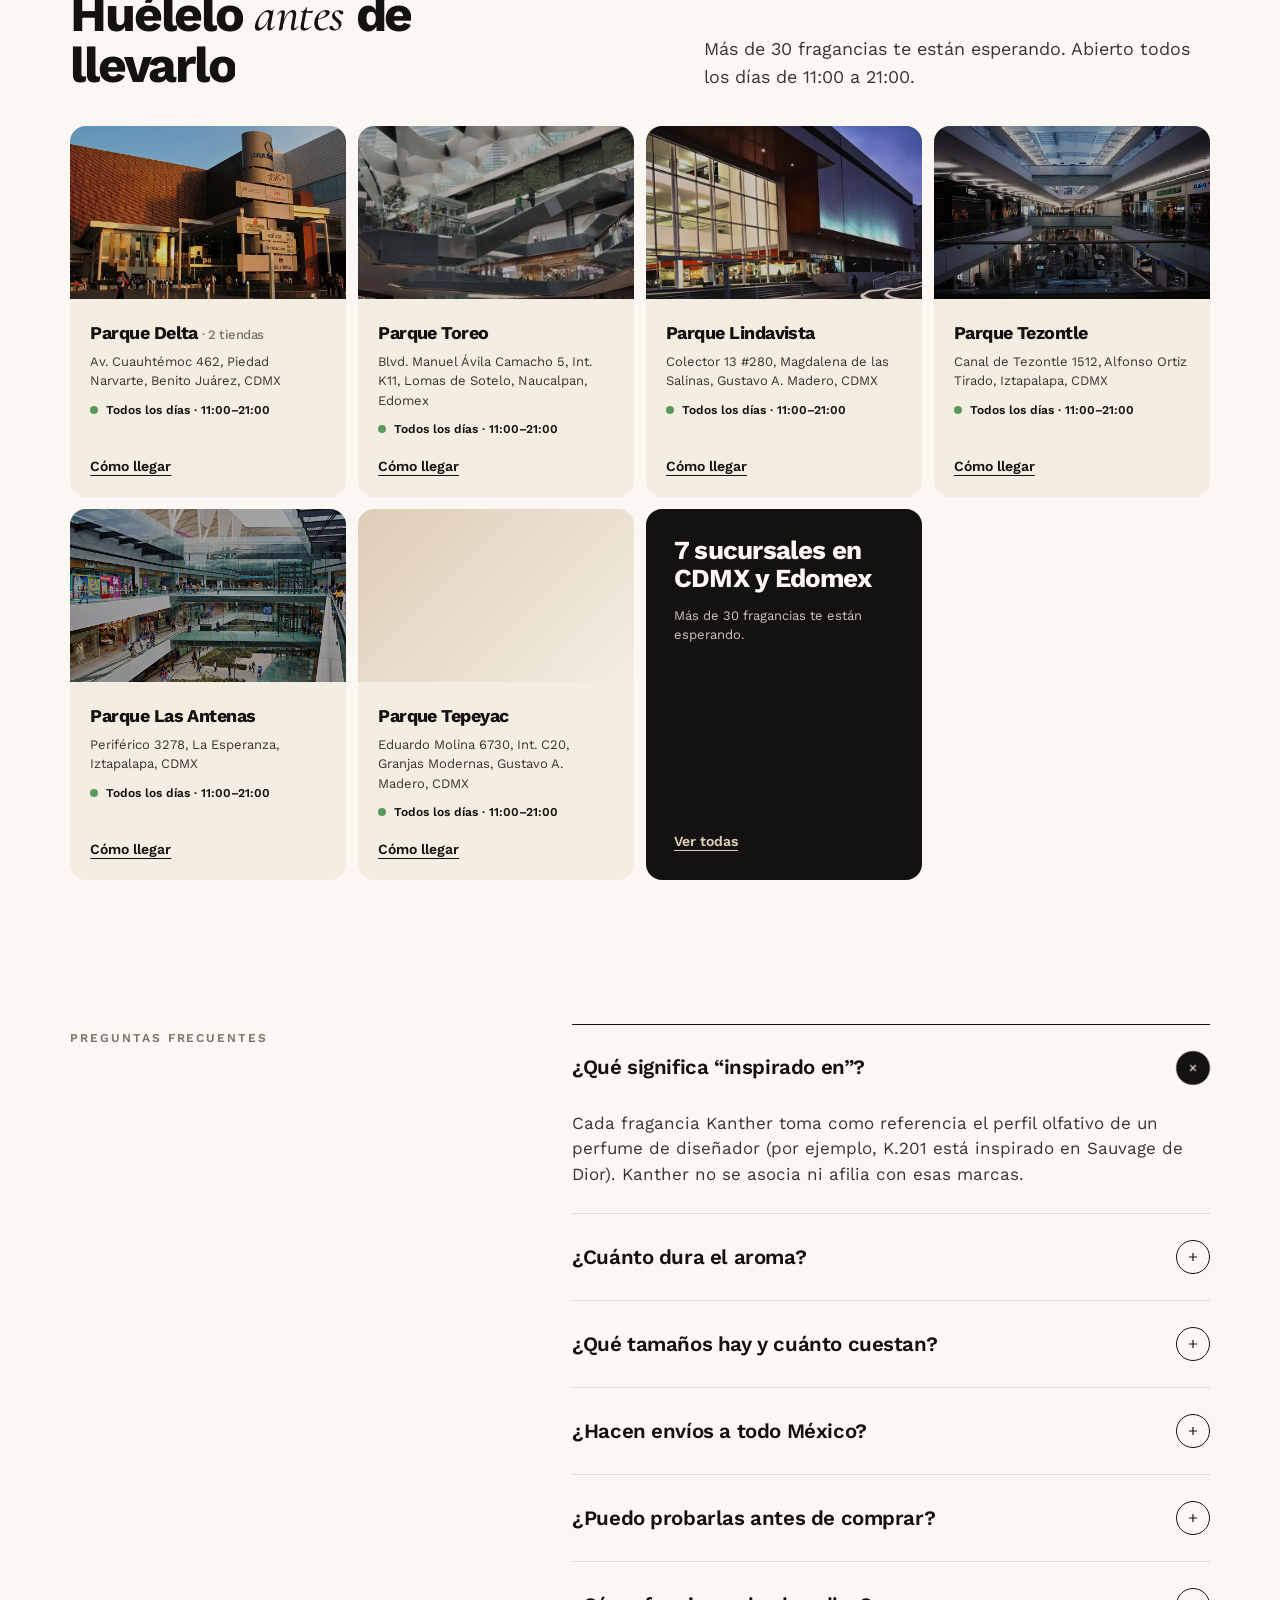
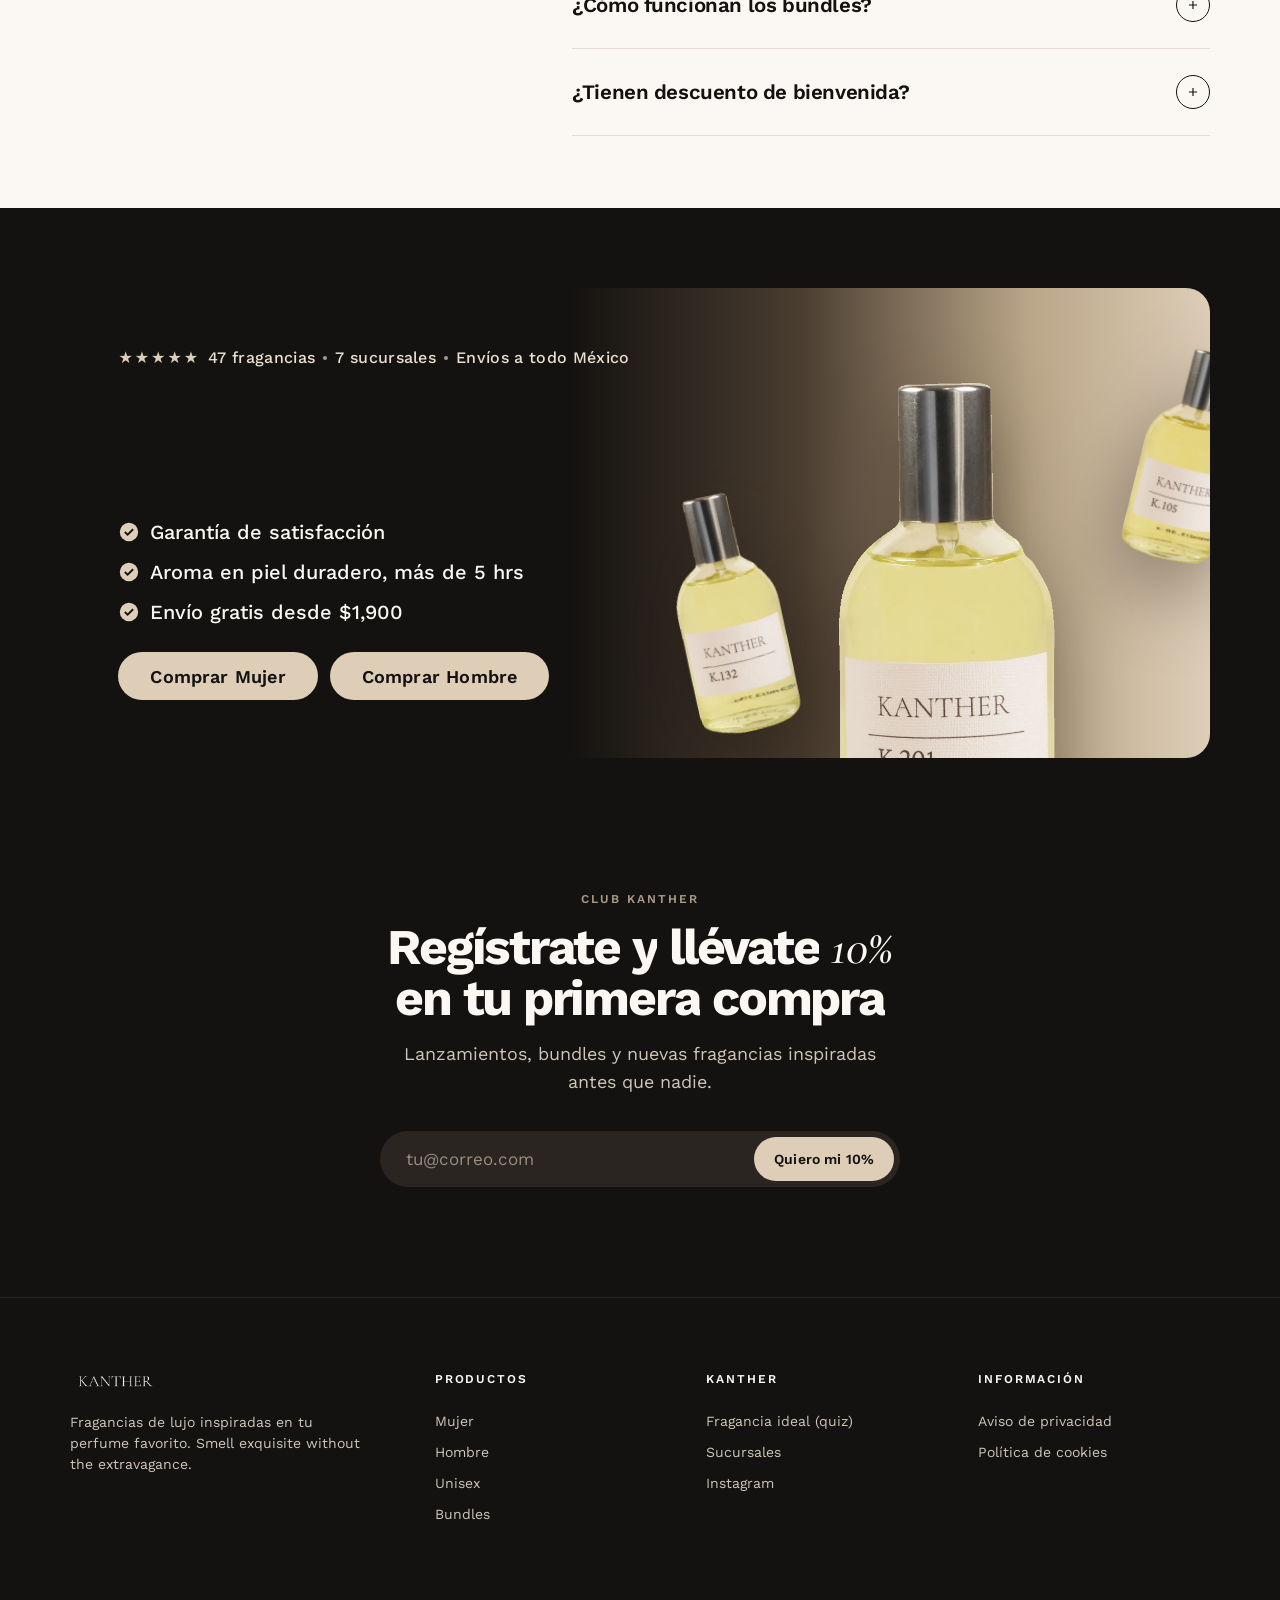
<file: v2.html>
<!doctype html>
<html lang="es-MX">
<head>
<meta charset="utf-8">
<meta name="viewport" content="width=device-width,initial-scale=1,viewport-fit=cover">
<title>Kanther · K.201 · Fragancias inspiradas (v2)</title>
<meta name="description" content="Fragancias inspiradas en perfumes de diseñador. 30 ml desde $240, 100 ml por $600. Aroma duradero, libres de parabenos, envíos a todo México y 7 sucursales.">
<link rel="preconnect" href="https://fonts.googleapis.com"><link rel="preconnect" href="https://fonts.gstatic.com" crossorigin>
<link href="https://fonts.googleapis.com/css2?family=Azeret+Mono:wght@400;500&family=Cormorant+Garamond:ital,wght@1,500;1,600&family=Work+Sans:wght@400;500;600;700;800&display=swap" rel="stylesheet">
<link rel="stylesheet" href="styles.css?v=29">
<link rel="preload" as="image" href="media/film/hero-wide.jpg">
</head>
<body>
<main>


<section class="fh" data-fh aria-label="K.201 · Inspirado en Sauvage de Dior">
  <video class="fh-v" data-wide="media/film/hero-wide.mp4" data-tall="media/film/hero-tall.mp4" poster="media/film/hero-wide.jpg" muted loop playsinline autoplay preload="auto" aria-hidden="true"></video>
  <div class="fh-shade" aria-hidden="true"></div>
  <div class="fh-copy">
    <span class="fh-eye" data-fh-in>Para hombre · Fresco · Especiado · Amaderado</span>
    <h1 class="fh-title" data-fh-title>K.201</h1>
    <p class="fh-sub" data-fh-in>Inspirado en Sauvage de Dior. Bergamota, pimienta y ambroxan.</p>
    <div class="fh-ctas" data-fh-in><a class="btn btn-light" href="product.html?k=201">Comprar ahora</a><a class="btn btn-glass" href="#coleccion">Ver colección</a></div>
  </div>
  <div class="fh-price" data-fh-in><span>100 ml</span><b>$600</b><s>$3,420 en boutique</s></div>
  <button class="fh-sound" aria-label="Pausar video" data-fh-pause><svg width="14" height="14" viewBox="0 0 24 24" fill="currentColor"><path d="M7 5h4v14H7zM13 5h4v14h-4z"/></svg></button>
  <div class="fh-cue" aria-hidden="true"><i></i></div>
</section>

<!-- ============ FEATURED (Happy Mammoth "as seen in" → honest: inspired by + where to find us) ============ -->
<section class="featured lap" style="background:var(--paper)" aria-label="Inspirados en">
  <div class="wrap feat-row">
    <div class="feat-label"><b>Inspirados en</b><span>No nos asociamos ni afiliamos con estas marcas.</span></div>
    <div class="feat-track"><div class="feat-logos"><span class="wm-serif">DIOR</span><span class="wm-bold">CHANEL</span><span class="wm-thin">YVES SAINT LAURENT</span><span class="wm-bold">TOM FORD</span><span class="wm-low">le labo</span><span class="wm-serif">CREED</span><span class="wm-ital">Versace</span><span class="wm-wide">CAROLINA HERRERA</span><span class="wm-thin">LOUIS VUITTON</span><span class="wm-ital">Maison Francis Kurkdjian</span><span class="wm-bold">PACO RABANNE</span><span class="wm-wide">GIORGIO ARMANI</span><span class="wm-ital">Lancôme</span><span class="wm-serif">GIVENCHY</span><span class="wm-thin">VALENTINO</span><span class="wm-serif">DIOR</span><span class="wm-bold">CHANEL</span><span class="wm-thin">YVES SAINT LAURENT</span><span class="wm-bold">TOM FORD</span><span class="wm-low">le labo</span><span class="wm-serif">CREED</span><span class="wm-ital">Versace</span><span class="wm-wide">CAROLINA HERRERA</span><span class="wm-thin">LOUIS VUITTON</span><span class="wm-ital">Maison Francis Kurkdjian</span><span class="wm-bold">PACO RABANNE</span><span class="wm-wide">GIORGIO ARMANI</span><span class="wm-ital">Lancôme</span><span class="wm-serif">GIVENCHY</span><span class="wm-thin">VALENTINO</span></div></div>
  </div>
</section>

<!-- ============ SHOP BY (Glossier tiles) ============ -->
<section class="sec" aria-labelledby="t-shop">
  <div class="wrap">
    <div class="sec-head">
      <div><span class="eyebrow">Compra por línea</span><h2 class="h2 split" id="t-shop" style="margin-top:14px">Encuentra <span class="it">tu</span> aroma</h2></div>
      <p class="lead">Elige por línea o búscalo por la clave K. de tu perfume favorito.</p>
    </div>
    <div class="tiles" data-tiles></div>
  </div>
</section>

<!-- ============ COLLECTION ============ -->
<section class="sec" id="coleccion" aria-labelledby="t-col">
  <div class="wrap">
    <div class="sec-head">
      <div><span class="eyebrow">Colección Kanther</span><h2 class="h2 split" id="t-col" style="margin-top:14px">Los más buscados</h2></div>
      <div class="filters" role="tablist" aria-label="Filtrar colección">
        <button class="chip on" data-f="all">Todos</button><button class="chip" data-f="mujer">Mujer</button><button class="chip" data-f="hombre">Hombre</button><button class="chip" data-f="unisex">Unisex</button>
      </div>
    </div>
    <div class="grid4" data-grid></div>
    <div class="center" style="margin-top:48px"><button class="btn btn-line" data-more>Ver las 47 fragancias</button></div>
  </div>
</section>

<!-- ============ SCENT FILMS (Cometeer rail) ============ -->
<section class="sec scents" aria-labelledby="t-scents">
  <div class="wrap"><div class="sec-head"><div><span class="eyebrow">Un frasco, un mundo</span><h2 class="h2 split" id="t-scents" style="margin-top:14px">Cada aroma <span class="it">cuenta su historia.</span></h2></div>
    <div class="rail-nav"><button data-dir="-1" aria-label="Anterior"><svg width="20" height="20" viewBox="0 0 24 24" fill="none" stroke="currentColor" stroke-width="1.8"><path d="M19 12H5M11 6l-6 6 6 6"/></svg></button><button data-dir="1" aria-label="Siguiente"><svg width="20" height="20" viewBox="0 0 24 24" fill="none" stroke="currentColor" stroke-width="1.8"><path d="M5 12h14M13 6l6 6-6 6"/></svg></button></div></div></div>
  <div class="scent-rail" data-scents></div>
</section>


<section class="sec" aria-labelledby="t-val"><div class="value">
  <div class="wrap">
    <div class="value-grid">
      <div class="swap-l">
        <span class="eyebrow">Haz la cuenta</span>
        <h2 class="h2 split" id="t-val" style="margin-top:14px">Un frasco en boutique. <span class="it">O todos estos.</span></h2>
        <p class="lead rv">Elige el perfume que amas y mira cuántos frascos Kanther de 100 ml te llevas por lo mismo.</p>
        <div class="swap-chips rv" role="tablist" aria-label="Elige una fragancia" data-swap-chips></div>
        <a class="btn btn-sand rv" style="margin-top:32px" data-swap-cta href="product.html?k=301">Ver K.301</a>
      </div>
      <div class="swap" data-swap aria-live="polite"></div>
    </div>
    <p class="fine">Precio en boutique de referencia publicado en kanther.mx para cada fragancia, comparado con Kanther 100 ml ($600). Kanther no se asocia ni afilia con las marcas originales.</p>
  </div>
</div></section>


<section class="sec perks-band" aria-labelledby="t-ben">
  <div class="wrap">
    <h2 class="perks-h split" id="t-ben">Elegir tu aroma nunca fue tan fácil <span class="it">ni tan accesible</span></h2>
    <i class="perks-rule" aria-hidden="true"></i>
    <ul class="perks-row"><li class="rv"><span class="bi"><svg viewBox="0 0 48 48" fill="none" stroke="currentColor" stroke-width="1.4" stroke-linecap="round" stroke-linejoin="round"><circle cx="24" cy="25" r="14"/><path d="M24 17v8l6 4M20 6h8M24 6v5"/></svg></span><span class="bl">Aroma de<br>+5 horas</span></li><li class="rv"><span class="bi"><svg viewBox="0 0 48 48" fill="none" stroke="currentColor" stroke-width="1.4" stroke-linecap="round" stroke-linejoin="round"><path d="M24 7c6 8 11 13 11 21a11 11 0 0 1-22 0c0-8 5-13 11-21Z"/><path d="M18 30c1 3 3 5 6 5"/><path d="M10 10l28 28"/></svg></span><span class="bl">Libre de<br>parabenos</span></li><li class="rv"><span class="bi"><svg viewBox="0 0 48 48" fill="none" stroke="currentColor" stroke-width="1.4" stroke-linecap="round" stroke-linejoin="round"><path d="M4 14h24v18H4zM28 20h8l6 6v6H28"/><circle cx="12" cy="34" r="3.5"/><circle cx="35" cy="34" r="3.5"/></svg></span><span class="bl">Envío gratis<br>desde $1,900</span></li><li class="rv"><span class="bi"><svg viewBox="0 0 48 48" fill="none" stroke="currentColor" stroke-width="1.4" stroke-linecap="round" stroke-linejoin="round"><rect x="11" y="21" width="26" height="19" rx="3"/><path d="M16 21v-5a8 8 0 0 1 16 0v5"/><circle cx="24" cy="30" r="2.2"/><path d="M24 32v3"/></svg></span><span class="bl">Pagos<br>seguros</span></li><li class="rv"><span class="bi"><svg viewBox="0 0 48 48" fill="none" stroke="currentColor" stroke-width="1.4" stroke-linecap="round" stroke-linejoin="round"><path d="M24 6 10 11v11c0 9 6 16 14 19 8-3 14-10 14-19V11L24 6Z"/><path d="m17 24 5 5 9-10"/></svg></span><span class="bl">Garantía de<br>satisfacción</span></li><li class="rv"><span class="bi"><svg viewBox="0 0 48 48" fill="none" stroke="currentColor" stroke-width="1.4" stroke-linecap="round" stroke-linejoin="round"><rect x="15" y="16" width="18" height="25" rx="5"/><path d="M19 16v-5h10v5M20 7h8M15 28h18"/></svg></span><span class="bl">Pruébalo<br>en 30 ml</span></li><li class="rv"><span class="bi"><svg viewBox="0 0 48 48" fill="none" stroke="currentColor" stroke-width="1.4" stroke-linecap="round" stroke-linejoin="round"><path d="M24 42s12-10.5 12-20a12 12 0 0 0-24 0c0 9.5 12 20 12 20Z"/><circle cx="24" cy="22" r="4.5"/></svg></span><span class="bl">7 sucursales<br>CDMX y Edomex</span></li></ul>
  </div>
</section>

<!-- ============ TIMELINE (Happy Mammoth "what to expect") ============ -->
<section class="sec" aria-labelledby="t-time">
  <div class="wrap">
    <div class="sec-head">
      <div><span class="eyebrow">Qué esperar</span><h2 class="h2 split" id="t-time" style="margin-top:14px">Así evoluciona <span class="it">contigo</span></h2></div>
      <p class="lead">Cada fragancia Kanther se construye en tres capas, igual que la que te inspiró. Ejemplo: K.201, inspirado en Sauvage de Dior.</p>
    </div>
    <div class="tline" data-tline></div>
  </div>
</section>

<!-- ============ UGC ============ -->
<section class="sec ugc lap" aria-labelledby="t-ugc">
  <div class="wrap">
    <div class="sec-head">
      <div><span class="eyebrow">Kanther en video</span><h2 class="h2 split" id="t-ugc" style="margin-top:14px">¿Qué perfume <span class="it">traes?</span></h2></div>
      <div class="rail-nav"><button data-dir="-1" aria-label="Anterior"><svg width="20" height="20" viewBox="0 0 24 24" fill="none" stroke="currentColor" stroke-width="1.8"><path d="M19 12H5M11 6l-6 6 6 6"/></svg></button><button data-dir="1" aria-label="Siguiente"><svg width="20" height="20" viewBox="0 0 24 24" fill="none" stroke="currentColor" stroke-width="1.8"><path d="M5 12h14M13 6l6 6-6 6"/></svg></button></div>
    </div>
  </div>
  <div class="ugc-rail" data-ugc></div>
</section>

<!-- ============ HOW IT WORKS ============ -->
<section class="sec lap" style="background:var(--paper)" aria-labelledby="t-how">
  <div class="wrap">
    <div class="sec-head"><div><span class="eyebrow">Cómo funciona</span><h2 class="h2 split" id="t-how" style="margin-top:14px">Tu perfume favorito en <span class="it">tres pasos</span></h2></div></div>
    <div class="steps">
      <div class="step rv"><span class="n">01</span><h3 class="h3">Encuentra tu aroma</h3><p>Busca por el nombre del perfume que amas o por su clave K. ¿No sabes cuál? Responde el quiz y descubre tu fragancia ideal.</p></div>
      <div class="step rv rv-d1"><span class="n">02</span><h3 class="h3">Elige tu tamaño</h3><p>30 ml por $240 para probar, viajar o regalar. 100 ml por $600 para el día a día. O arma un bundle desde $400.</p></div>
      <div class="step rv rv-d2"><span class="n">03</span><h3 class="h3">Recíbelo o pruébalo</h3><p>Envíos nacionales rápidos y seguros, gratis desde $1,900. O visita cualquiera de nuestras 7 sucursales.</p></div>
    </div>
  </div>
</section>

<!-- ============ FILM EXPAND (scroll-driven video) ============ -->
<section class="vx" data-vx aria-label="Kanther en pantalla completa">
  <div class="vx-stage">
    <div class="vx-words" aria-hidden="true"><span>Una sola</span><span class="it">compra.</span></div>
    <div class="vx-frame"><video data-wide="media/film/s3-wide.mp4" muted loop playsinline preload="metadata" aria-label="Video Kanther: dos frascos K.343 de 100 ml"></video></div>
    <div class="vx-cap">
      <div><span class="eyebrow">Bundles · Fragancias a elegir</span><h2 class="h2">Arma tu set <span class="it">desde $400</span></h2><p class="lead">Ahorra hasta $640. Combina Mujer, Hombre y Unisex.</p></div>
      <div class="btns"><a class="btn btn-light" href="#bundles">Arma tu set</a><a class="btn btn-glass" href="product.html?k=343">Ver K.343</a></div>
    </div>
  </div>
</section>

<!-- ============ BUNDLES ============ -->
<section class="sec lap" id="bundles" style="background:var(--cream)" aria-labelledby="t-bun">
  <div class="wrap">
    <div class="sec-head">
      <div><span class="eyebrow">Bundles · Fragancias a elegir</span><h2 class="h2 split" id="t-bun" style="margin-top:14px">Arma tu <span class="it">rotación</span></h2></div>
      <p class="lead">Combina aromas de Mujer, Hombre y Unisex. Tú eliges cada fragancia.</p>
    </div>
    <div class="bundles" data-bundles></div>
  </div>
</section>

<!-- ============ REVIEWS ============ -->
<section class="sec lap" id="resenas" style="background:var(--paper)" aria-labelledby="t-rev">
  <div class="wrap">
    <div class="reviews-head">
      <div><span class="eyebrow">Lo que dicen</span><h2 class="h2 split" id="t-rev" style="margin-top:14px">"¿Qué perfume <span class="it">traes puesto?"</span></h2></div>
      <p class="lead">La pregunta que más escuchan quienes usan Kanther.</p>
    </div>
    <div class="quotes" data-quotes></div>
    <div class="guarantee rv">
      <div class="seal" aria-hidden="true"><svg viewBox="0 0 120 120"><defs><path id="c" d="M60 60m-46 0a46 46 0 1 1 92 0a46 46 0 1 1-92 0"/></defs><text font-size="10.5" font-weight="600" letter-spacing="3.2"><textPath href="#c">GARANTÍA DE SATISFACCIÓN · KANTHER · </textPath></text></svg><b>K.</b></div>
      <div><h3 class="h3">Garantía de satisfacción</h3><p>Compra con pagos seguros y envíos rápidos. Si tienes dudas sobre tu pedido, nuestro equipo te acompaña.</p></div>
      <a class="btn btn-ink" href="#coleccion">Comprar con confianza</a>
    </div>
  </div>
</section>


<section class="sec fan-sec lap" aria-labelledby="t-fan">
  <div class="wrap fan-head">
    <h2 class="h1 split" id="t-fan"><span class="ac">47 fragancias.</span>Nos encuentras<br>en todos lados</h2>
    <div class="socials"><a href="https://www.instagram.com/kanther.mx/" target="_blank" rel="noopener" aria-label="Instagram de Kanther"><svg viewBox="0 0 24 24" fill="none" stroke="currentColor" stroke-width="1.8"><rect x="3" y="3" width="18" height="18" rx="5"/><circle cx="12" cy="12" r="4"/><circle cx="17.5" cy="6.5" r="1" fill="currentColor"/></svg></a><a href="#sucursales" aria-label="Sucursales"><svg viewBox="0 0 24 24" fill="none" stroke="currentColor" stroke-width="1.8"><path d="M12 21s7-6.2 7-12a7 7 0 0 0-14 0c0 5.8 7 12 7 12Z"/><circle cx="12" cy="9" r="2.5"/></svg></a></div>
  </div>
  <div class="fan" data-fan aria-hidden="true"></div>
</section>

<!-- ============ QUIZ BAND ============ -->
<section class="sec" aria-labelledby="t-quiz">
  <div class="band">
    <div class="txt">
      <span class="eyebrow">Fragancia ideal</span>
      <h2 class="h2 split" id="t-quiz" style="margin:14px 0 18px">¿No sabes cuál <span class="it">elegir?</span></h2>
      <p class="lead">Responde el quiz y descubre la fragancia perfecta para ti en menos de un minuto.</p>
      <a class="btn btn-ink" style="margin-top:32px" href="https://kanther.mx/quiz/" target="_blank" rel="noopener">Hacer el quiz <svg class="arrow" width="18" height="18" viewBox="0 0 24 24" fill="none" stroke="currentColor" stroke-width="1.8"><path d="M5 12h14M13 6l6 6-6 6"/></svg></a>
    </div>
    <div class="art" aria-hidden="true"><img src="media/cut/k105.webp" alt="" loading="lazy"><img src="media/cut/k201.webp" alt="" loading="lazy"><img src="media/cut/k128.webp" alt="" loading="lazy"></div>
  </div>
</section>


<section class="sec" id="sucursales" aria-labelledby="t-st">
  <div class="wrap">
    <div class="sec-head">
      <div><span class="eyebrow">Visita nuestras sucursales</span><h2 class="h2 split" id="t-st" style="margin-top:14px">Huélelo <span class="it">antes</span> de llevarlo</h2></div>
      <p class="lead">Más de 30 fragancias te están esperando. Abierto todos los días de 11:00 a 21:00.</p>
    </div>
    <div class="stores" data-stores></div>
  </div>
</section>

<!-- ============ FAQ ============ -->
<section class="sec" aria-labelledby="t-faq">
  <div class="wrap faq-grid">
    <div><span class="eyebrow">Preguntas frecuentes</span><h2 class="h2 split" id="t-faq" style="margin-top:14px">¿Alguna <span class="it">duda?</span></h2></div>
    <div class="acc" data-faq></div>
  </div>
</section>


<section class="sec hype" aria-labelledby="t-hype">
  <div class="wrap">
    <div class="hype-card" data-hype>
      <div class="hype-txt">
        <div class="hype-meta"><span class="st">★★★★★</span><span>47 fragancias</span><i></i><span>7 sucursales</span><i></i><span>Envíos a todo México</span></div>
        <h2 class="h2 split" id="t-hype">Huele a lujo. <span class="it">Paga lo justo.</span></h2>
        <ul class="hype-list">
          <li><svg viewBox="0 0 24 24" fill="currentColor"><circle cx="12" cy="12" r="10"/><path d="m7.5 12 3 3 6-6" stroke="#141210" stroke-width="2" fill="none"/></svg>Garantía de satisfacción</li>
          <li><svg viewBox="0 0 24 24" fill="currentColor"><circle cx="12" cy="12" r="10"/><path d="m7.5 12 3 3 6-6" stroke="#141210" stroke-width="2" fill="none"/></svg>Aroma en piel duradero, más de 5 hrs</li>
          <li><svg viewBox="0 0 24 24" fill="currentColor"><circle cx="12" cy="12" r="10"/><path d="m7.5 12 3 3 6-6" stroke="#141210" stroke-width="2" fill="none"/></svg>Envío gratis desde $1,900</li>
        </ul>
        <div class="hype-btns"><a class="btn btn-sand" href="index.html?para=mujer#coleccion">Comprar Mujer</a><a class="btn btn-sand" href="index.html?para=hombre#coleccion">Comprar Hombre</a></div>
      </div>
      <div class="hype-art" aria-hidden="true"><img class="b2" src="media/cut/k132.webp" alt=""><img class="b1" src="media/cut/k201.webp" alt=""><img class="b3" src="media/cut/k105.webp" alt=""></div>
    </div>
  </div>
</section>

</main>
<script src="data.js?v=29"></script>
<script src="app.js?v=29"></script>
<script src="sections.js?v=29"></script>
<script src="home.js?v=29"></script>
<script src="hero-film.js?v=29"></script>
</body>
</html>
</file>
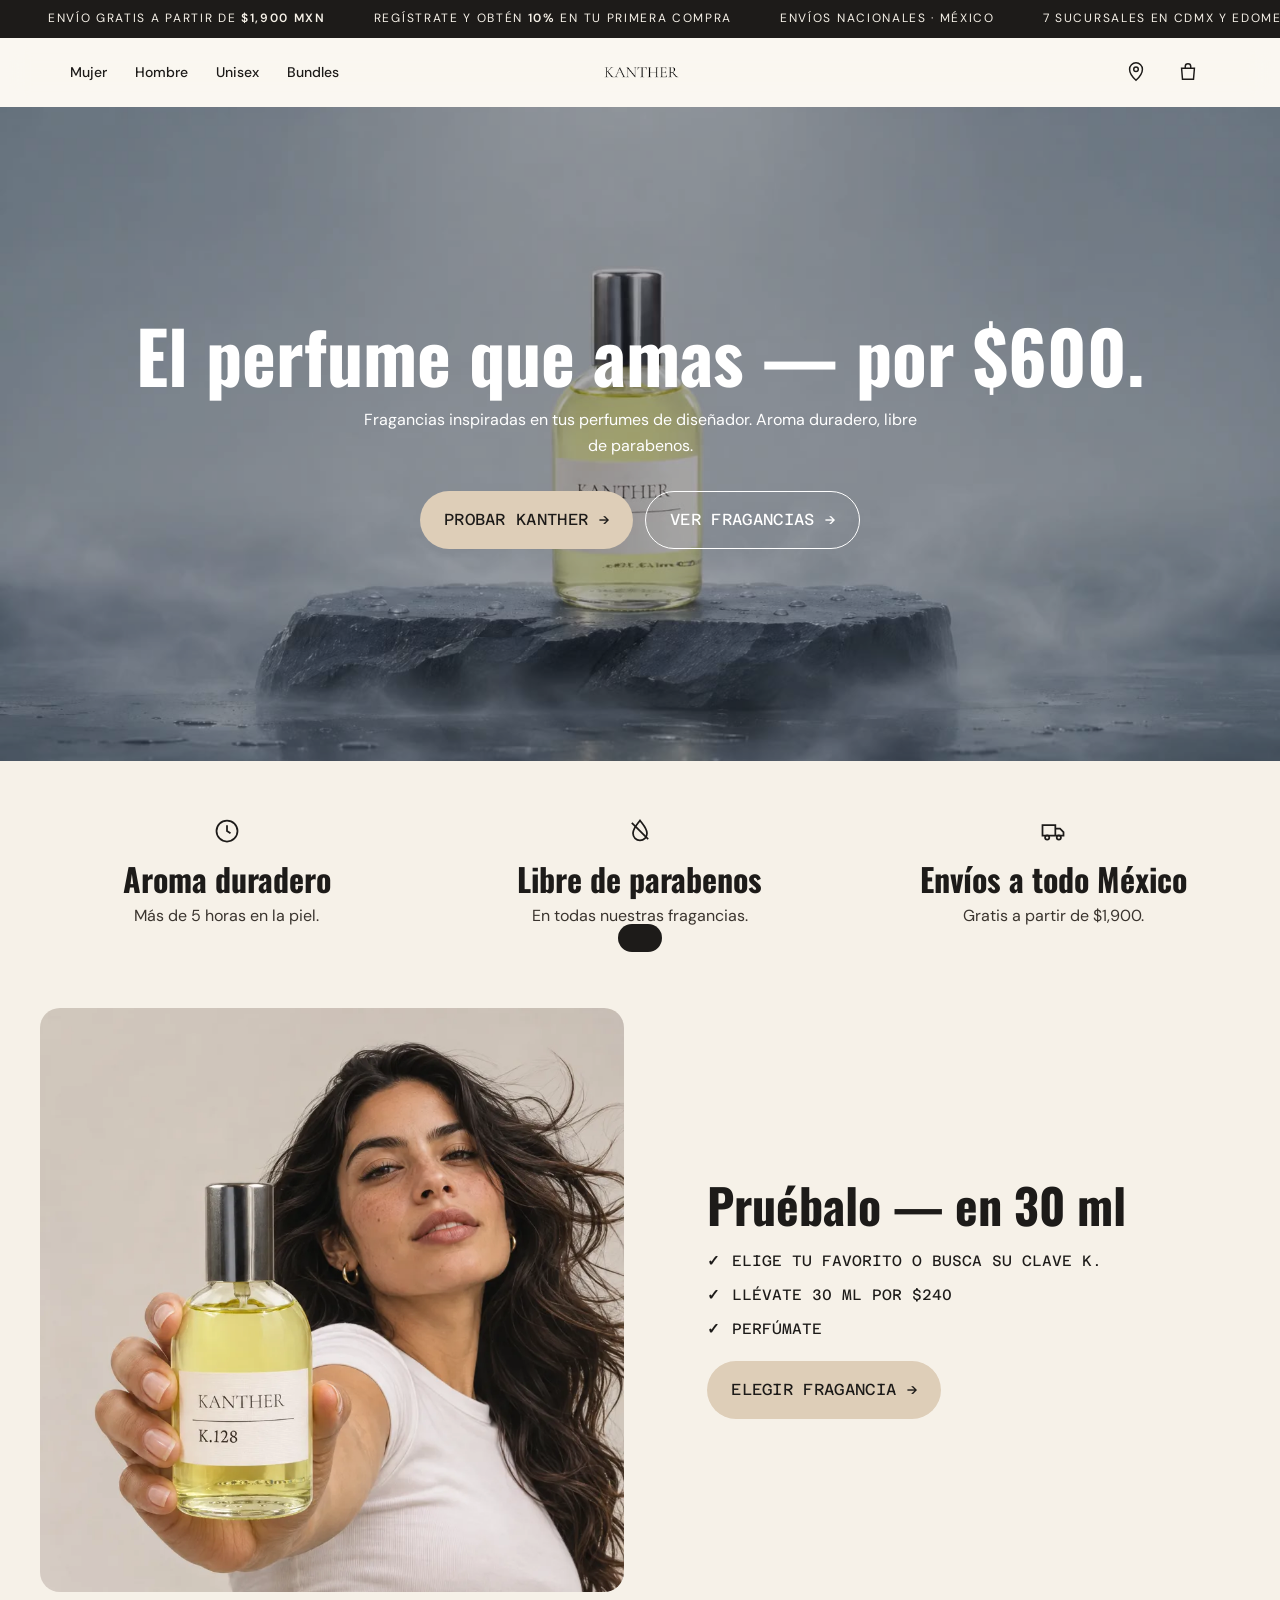
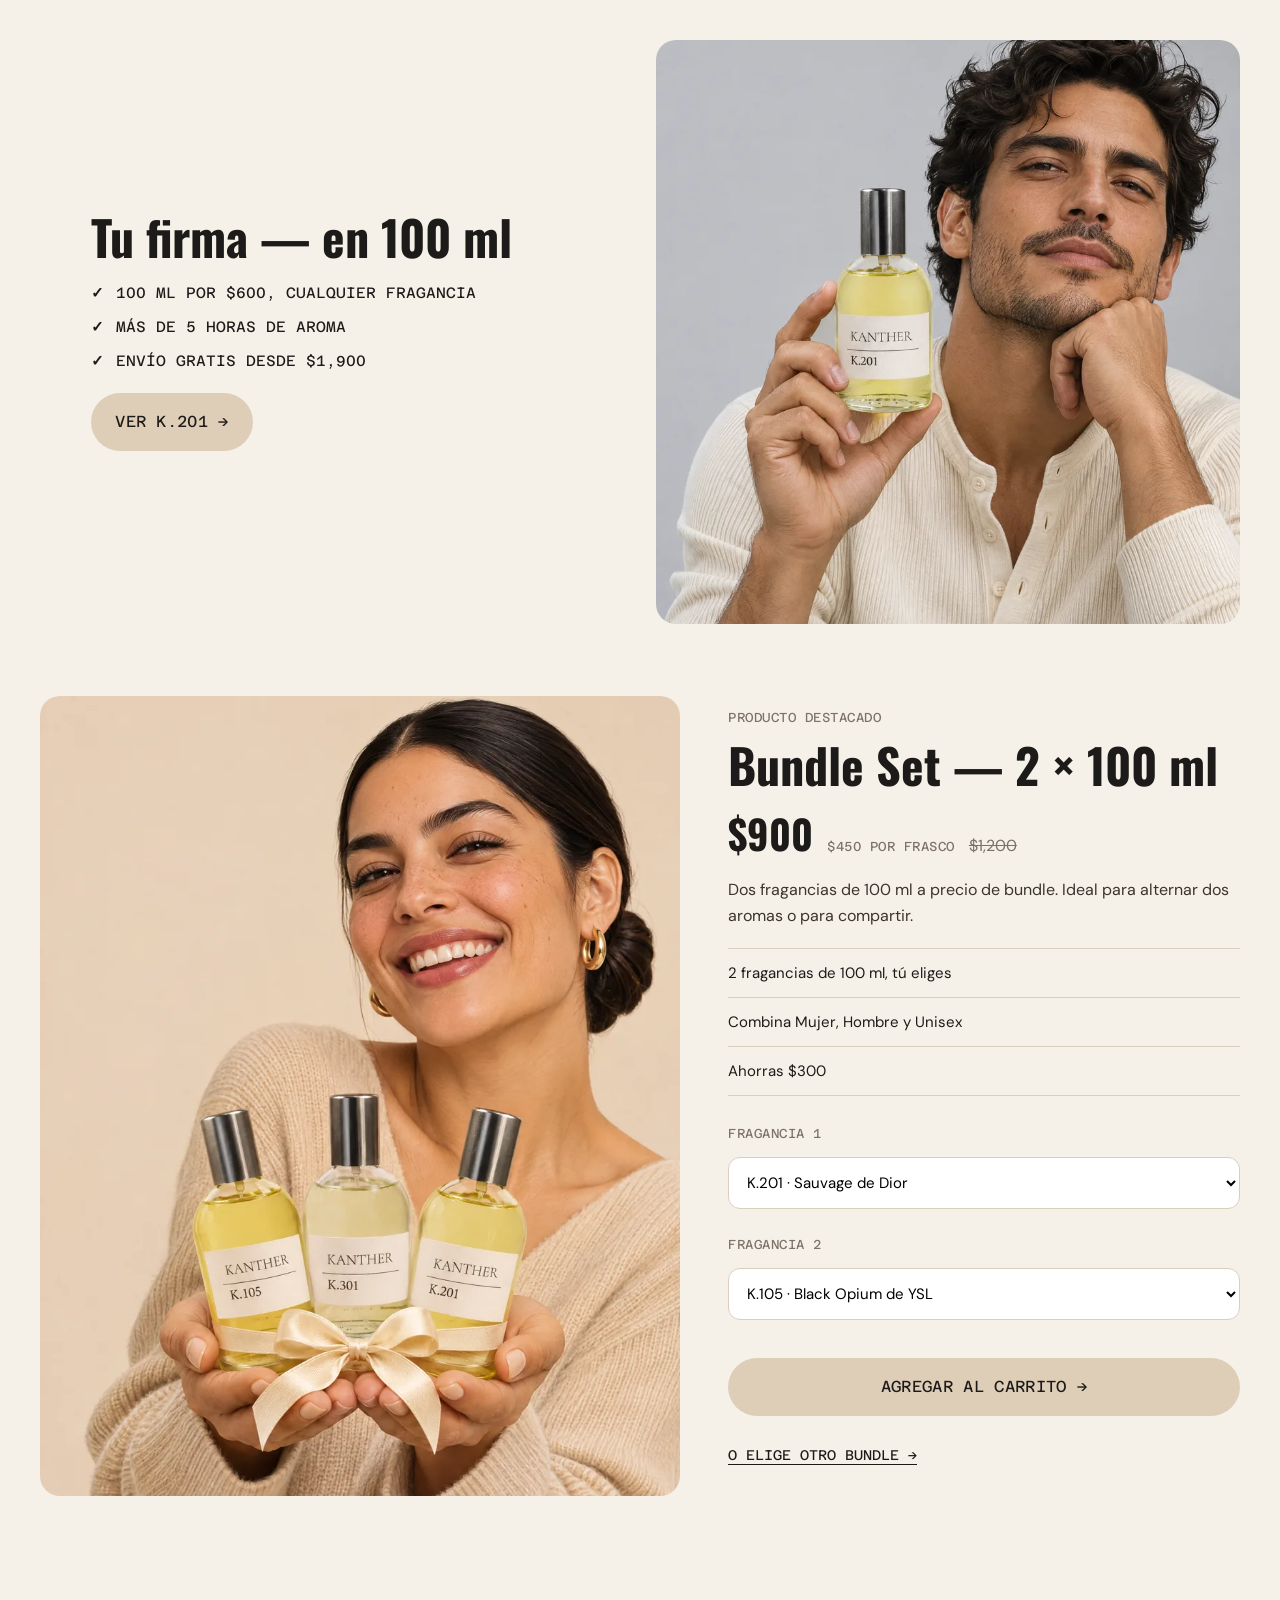
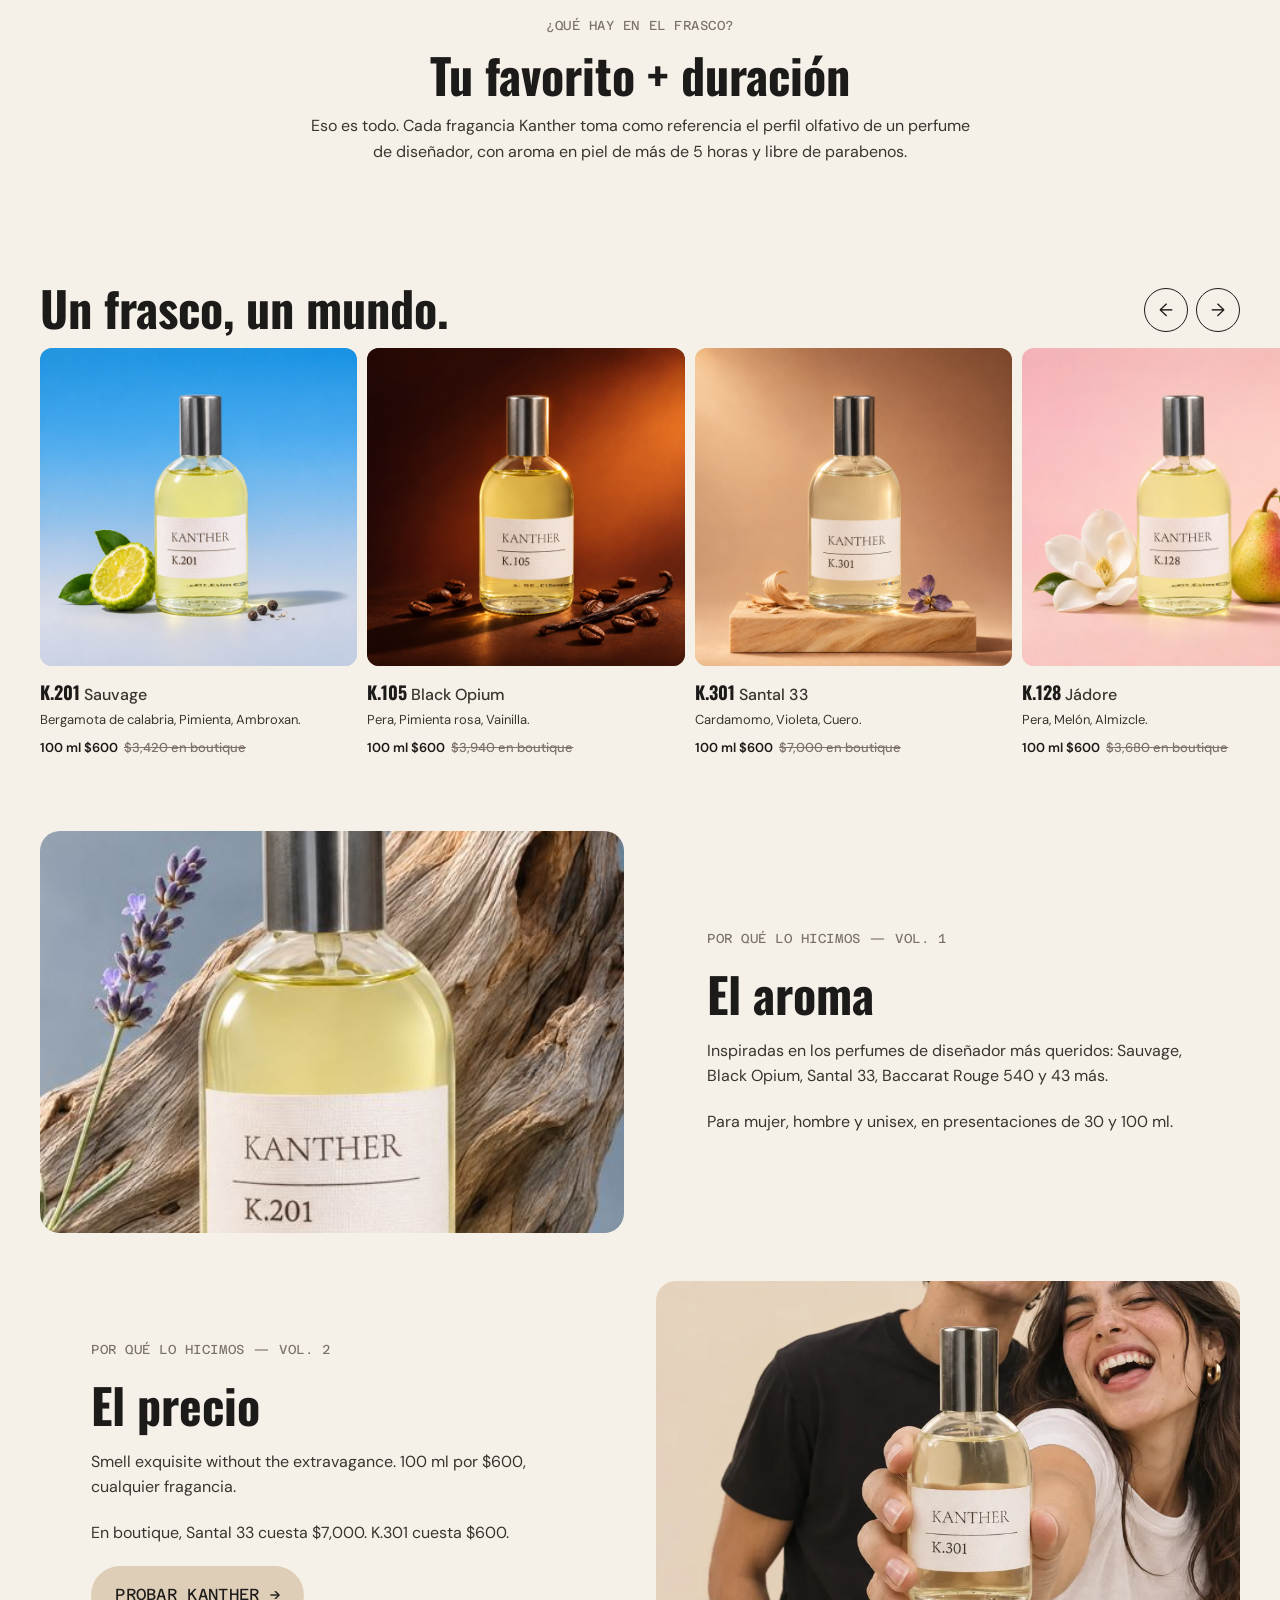
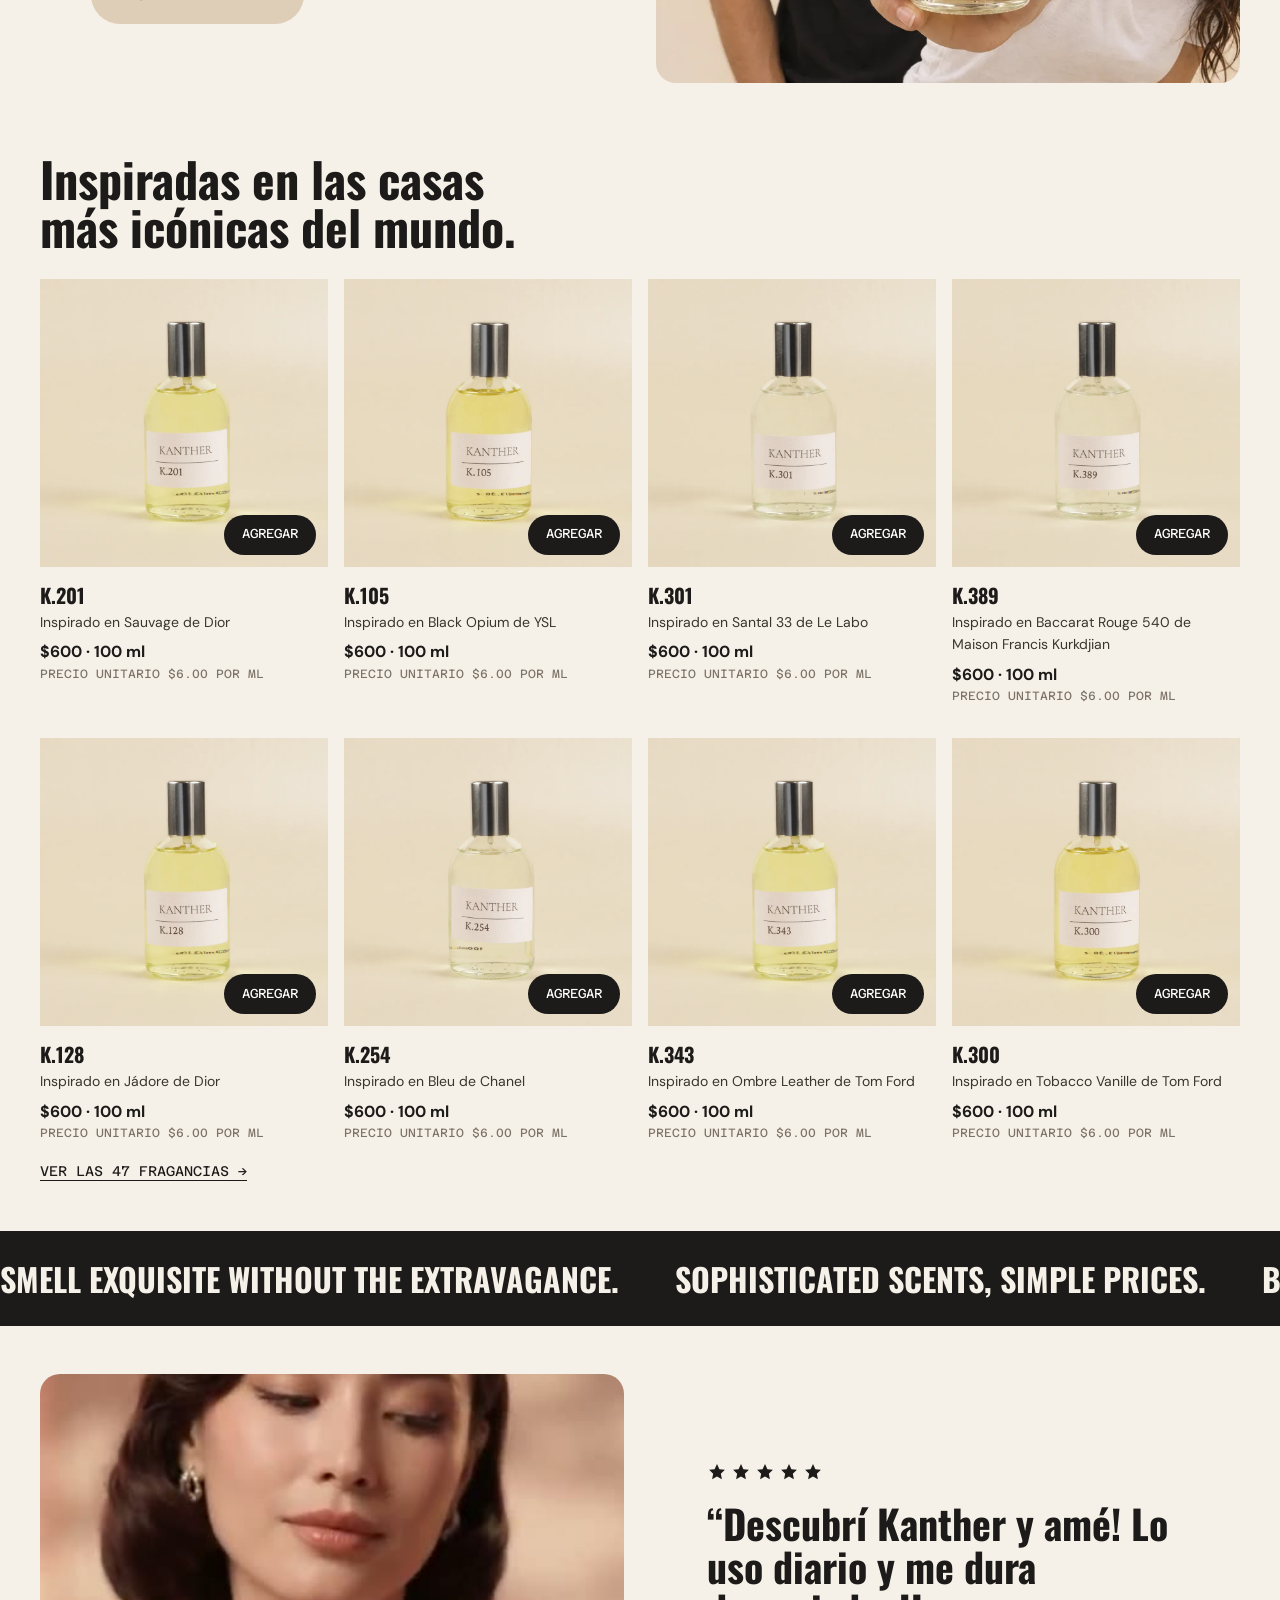
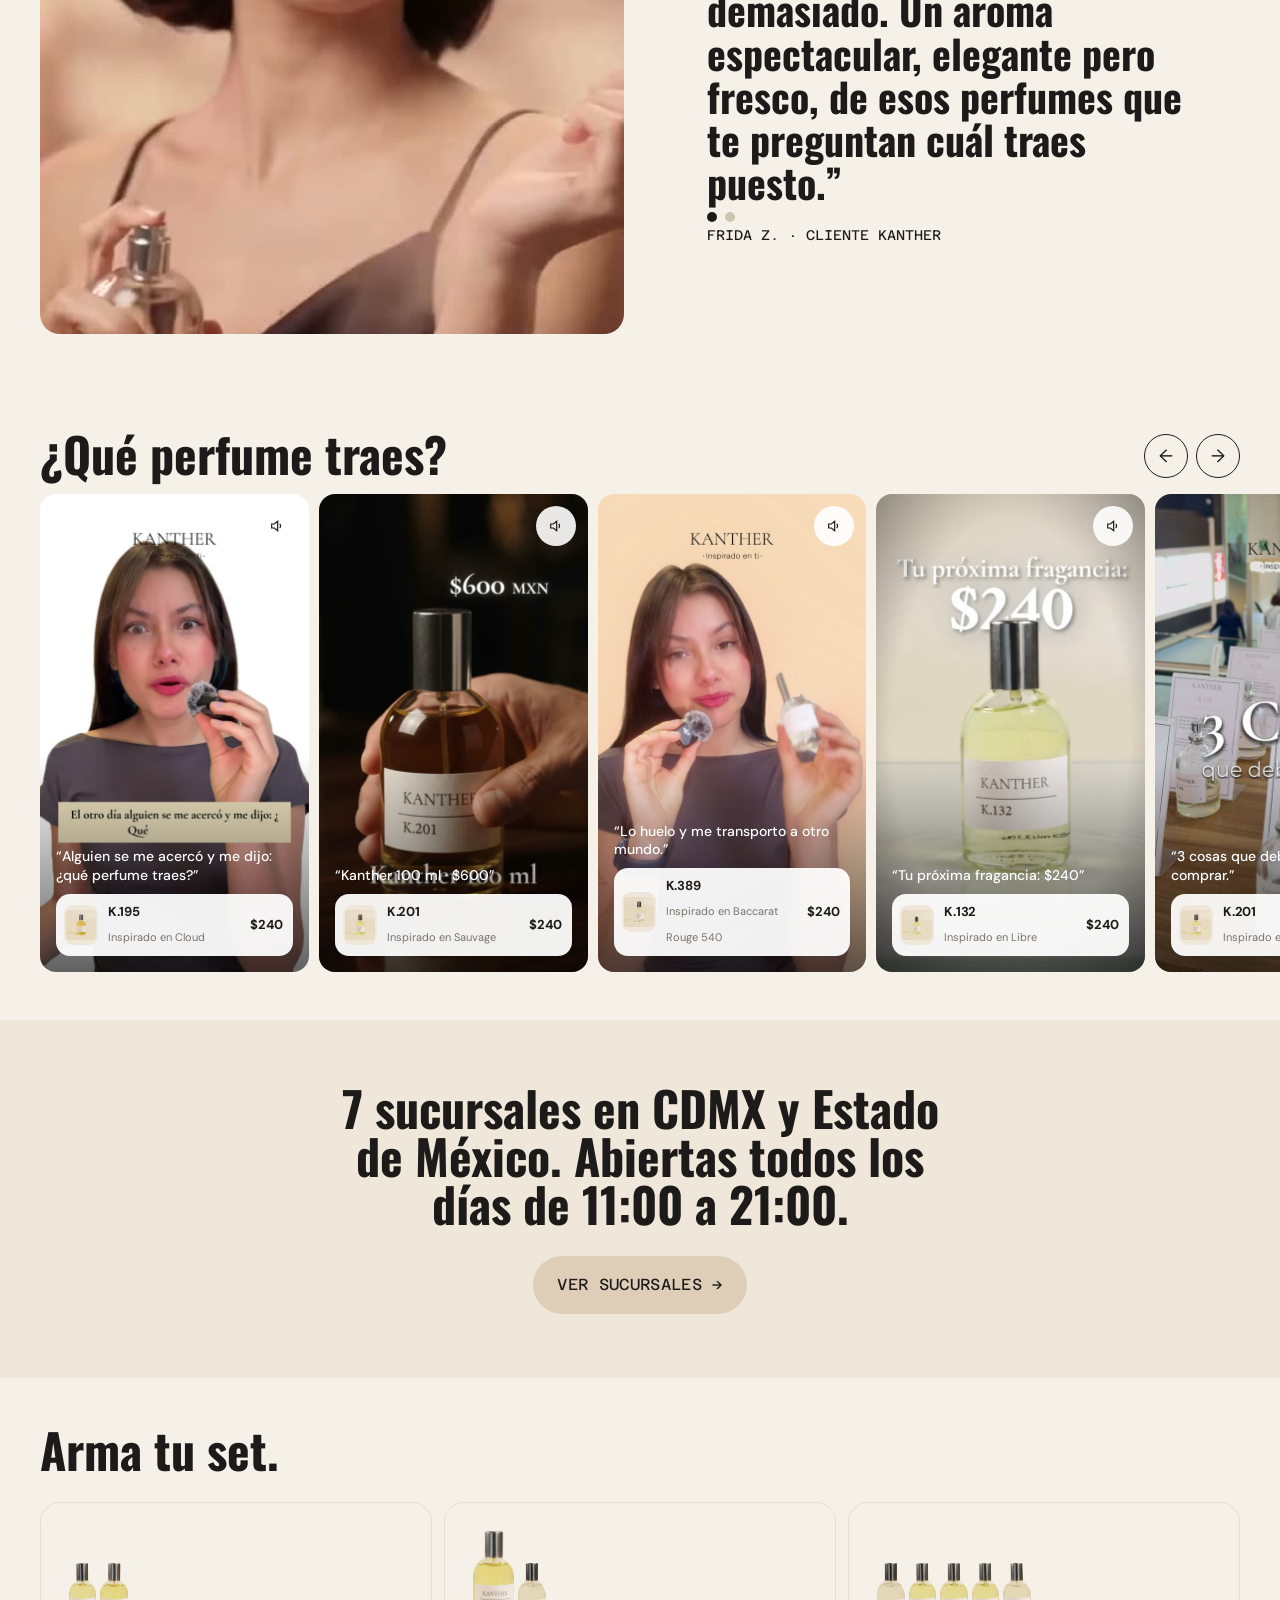
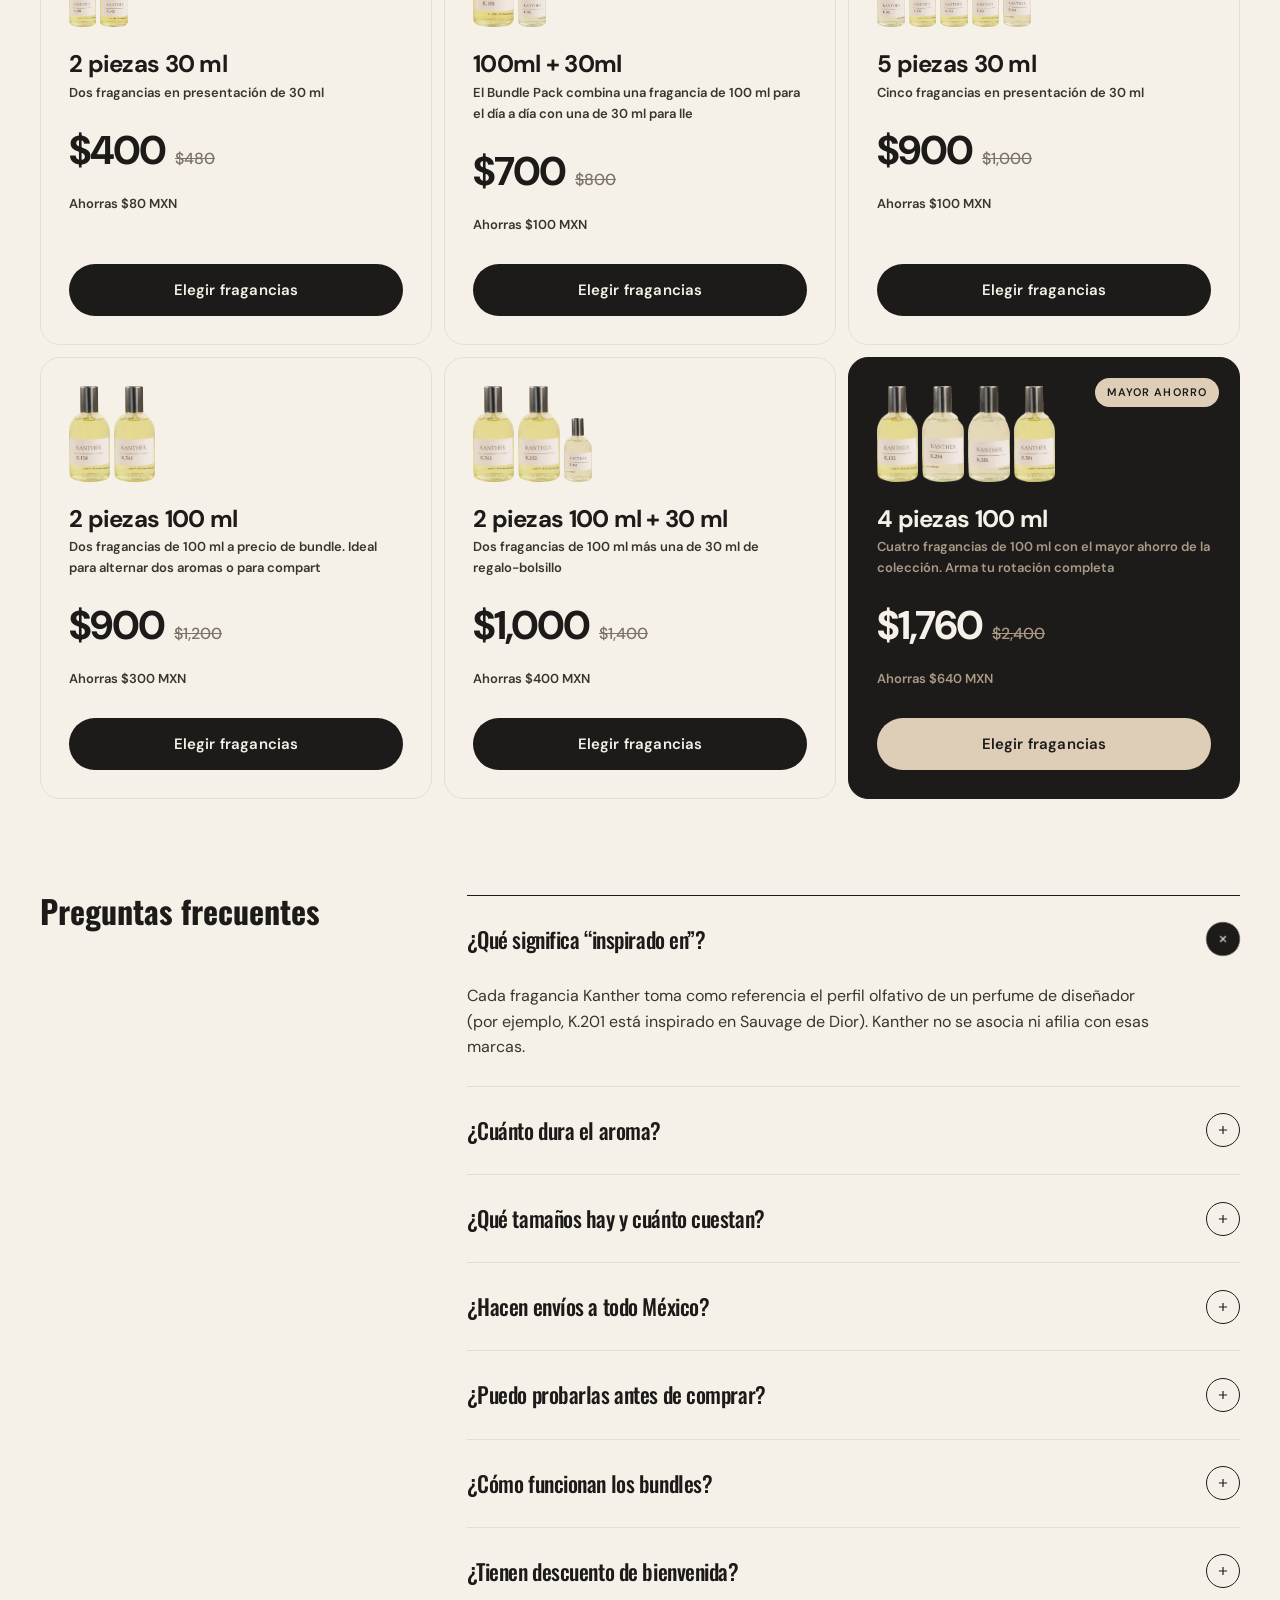
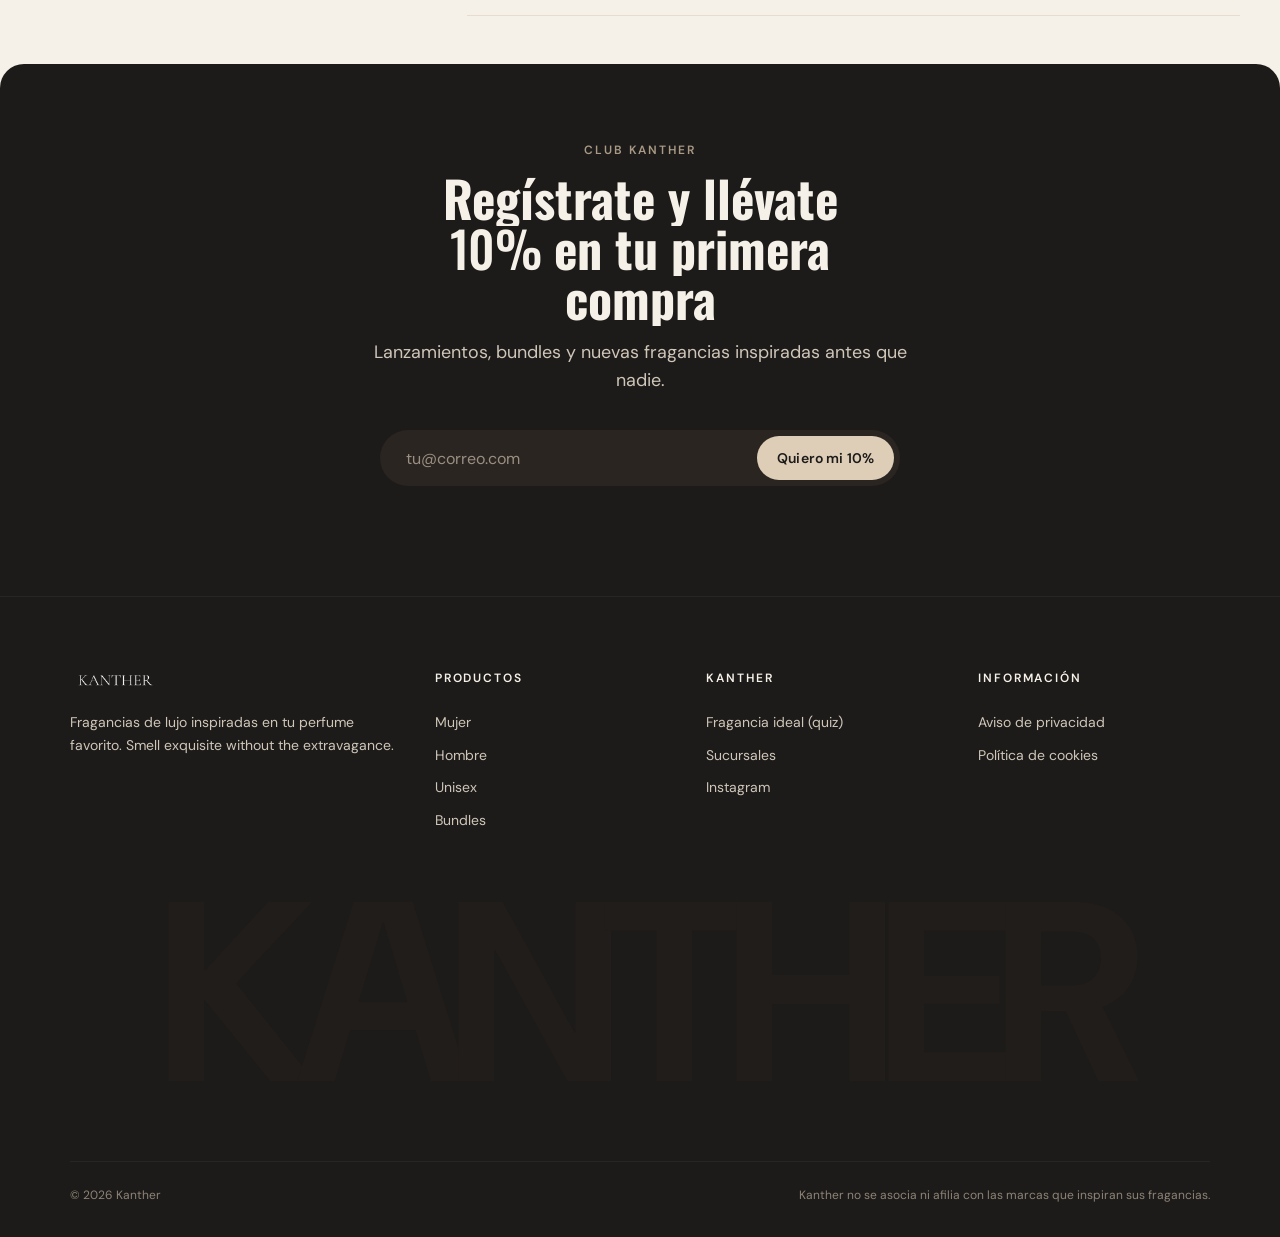
<file: v3.html>
<!doctype html>
<html lang="es-MX">
<head>
<meta charset="utf-8">
<meta name="viewport" content="width=device-width,initial-scale=1,viewport-fit=cover">
<title>Kanther · El perfume que amas, por $600 (v3)</title>
<meta name="description" content="Fragancias inspiradas en tus perfumes de diseñador. 30 ml $240, 100 ml $600. Aroma duradero, libre de parabenos, envíos a todo México.">
<link rel="preconnect" href="https://fonts.googleapis.com"><link rel="preconnect" href="https://fonts.gstatic.com" crossorigin>
<link href="https://fonts.googleapis.com/css2?family=Oswald:wght@500;700&family=DM+Sans:wght@400;500;700&family=Azeret+Mono:wght@400;500&family=Cormorant+Garamond:ital,wght@1,500&family=Work+Sans:wght@400;500;600;700;800&display=swap" rel="stylesheet">
<link rel="stylesheet" href="styles.css?v=29">
<link rel="stylesheet" href="v3.css?v=29">
<link rel="preload" as="image" href="media/film/hero-wide.jpg">
</head>
<body class="v3">
<main>

<!-- 1 · HERO (Cometeer: full-bleed film, centered title, two mono pills) -->
<section class="c-hero" aria-label="Kanther">
  <video data-wide="media/film/hero-wide.mp4" data-tall="media/film/hero-tall.mp4" poster="media/film/hero-wide.jpg" muted loop playsinline autoplay preload="auto" aria-hidden="true"></video>
  <div class="c-hero-in">
    <h1 class="c-h1">El perfume que amas — por $600.</h1>
    <p>Fragancias inspiradas en tus perfumes de diseñador. Aroma duradero, libre de parabenos.</p>
    <div class="c-ctas"><a class="c-pill" href="#destacado">Probar Kanther →</a><a class="c-pill outline" href="#fragancias">Ver fragancias →</a></div>
  </div>
</section>

<!-- 2 · BENEFITS -->
<section class="c-benefits" aria-label="Beneficios">
  <div><svg viewBox="0 0 24 24" fill="none" stroke="currentColor" stroke-width="1.5"><circle cx="12" cy="12" r="9"/><path d="M12 7v5l3 2"/></svg><h3>Aroma duradero</h3><p>Más de 5 horas en la piel.</p></div>
  <div><svg viewBox="0 0 24 24" fill="none" stroke="currentColor" stroke-width="1.5"><path d="M12 3c3 4 6 7 6 11a6 6 0 0 1-12 0c0-4 3-7 6-11Z"/><path d="m5 5 14 14"/></svg><h3>Libre de parabenos</h3><p>En todas nuestras fragancias.</p></div>
  <div><svg viewBox="0 0 24 24" fill="none" stroke="currentColor" stroke-width="1.5"><path d="M3 7h11v9H3zM14 10h4l3 3v3h-7"/><circle cx="7" cy="17.5" r="1.8"/><circle cx="17" cy="17.5" r="1.8"/></svg><h3>Envíos a todo México</h3><p>Gratis a partir de $1,900.</p></div>
</section>

<!-- 3/4 · HOW-TO SPLITS -->
<section class="c-split" aria-labelledby="t-30">
  <div class="c-media"><img src="media/tiles/mujer.webp" alt="Mujer sosteniendo Kanther K.128" loading="lazy"></div>
  <div class="c-copy"><h2 class="c-h2" id="t-30">Pruébalo — en 30 ml</h2>
    <ul class="c-checks"><li>Elige tu favorito o busca su clave K.</li><li>Llévate 30 ml por $240</li><li>Perfúmate</li></ul>
    <a class="c-pill" href="#fragancias">Elegir fragancia →</a></div>
</section>
<section class="c-split rev" aria-labelledby="t-100">
  <div class="c-media"><img src="media/tiles/hombre.webp" alt="Hombre sosteniendo Kanther K.201" loading="lazy"></div>
  <div class="c-copy"><h2 class="c-h2" id="t-100">Tu firma — en 100 ml</h2>
    <ul class="c-checks"><li>100 ml por $600, cualquier fragancia</li><li>Más de 5 horas de aroma</li><li>Envío gratis desde $1,900</li></ul>
    <a class="c-pill" href="product.html?k=201">Ver K.201 →</a></div>
</section>

<!-- 5 · FEATURED PRODUCT (bundle buy box) -->
<section class="c-feat" id="destacado" aria-labelledby="t-feat">
  <div class="c-feat-media"><img src="media/tiles/bundles.webp" alt="Tres fragancias Kanther" loading="lazy"></div>
  <div class="c-feat-info">
    <span class="c-mono">Producto destacado</span>
    <h2 class="c-h2" id="t-feat">Bundle Set — 2 × 100 ml</h2>
    <div class="c-price"><b>$900</b><span class="c-mono">$450 por frasco</span><s>$1,200</s></div>
    <p>Dos fragancias de 100 ml a precio de bundle. Ideal para alternar dos aromas o para compartir.</p>
    <ul class="c-dl"><li>2 fragancias de 100 ml, tú eliges</li><li>Combina Mujer, Hombre y Unisex</li><li>Ahorras $300</li></ul>
    <label class="c-mono" for="b1">Fragancia 1</label><select id="b1" data-bsel></select>
    <label class="c-mono" for="b2">Fragancia 2</label><select id="b2" data-bsel></select>
    <button class="c-pill block" data-badd>Agregar al carrito →</button>
    <a class="c-link" href="#bundles-v3">O elige otro bundle →</a>
  </div>
</section>

<!-- 6 · WHAT'S IN THE BOTTLE -->
<section class="c-inside" aria-labelledby="t-in">
  <span class="c-mono">¿Qué hay en el frasco?</span>
  <h2 class="c-h2" id="t-in">Tu favorito + duración</h2>
  <p>Eso es todo. Cada fragancia Kanther toma como referencia el perfil olfativo de un perfume de diseñador, con aroma en piel de más de 5 horas y libre de parabenos.</p>
</section>

<!-- 7 · SCENT FILMS -->
<section class="c-rail-sec" id="fragancias" aria-labelledby="t-scents">
  <div class="c-head"><h2 class="c-h2" id="t-scents">Un frasco, un mundo.</h2><div class="rail-nav"><button data-dir="-1" aria-label="Anterior">←</button><button data-dir="1" aria-label="Siguiente">→</button></div></div>
  <div class="scent-rail" data-scents></div>
</section>

<!-- 8 · WHY WE MADE IT -->
<section class="c-why" aria-labelledby="t-why1">
  <div class="c-media"><img src="media/fan/hf6.jpg" alt="" loading="lazy"></div>
  <div class="c-copy"><span class="c-mono">Por qué lo hicimos — Vol. 1</span><h2 class="c-h2" id="t-why1">El aroma</h2>
    <p>Inspiradas en los perfumes de diseñador más queridos: Sauvage, Black Opium, Santal 33, Baccarat Rouge 540 y 43 más.</p><p>Para mujer, hombre y unisex, en presentaciones de 30 y 100 ml.</p></div>
</section>
<section class="c-why rev" aria-labelledby="t-why2">
  <div class="c-media"><img src="media/tiles/unisex.webp" alt="" loading="lazy"></div>
  <div class="c-copy"><span class="c-mono">Por qué lo hicimos — Vol. 2</span><h2 class="c-h2" id="t-why2">El precio</h2>
    <p>Smell exquisite without the extravagance. 100 ml por $600, cualquier fragancia.</p><p>En boutique, Santal 33 cuesta $7,000. K.301 cuesta $600.</p>
    <a class="c-pill" href="#destacado">Probar Kanther →</a></div>
</section>

<!-- 9 · PRODUCT LIST -->
<section class="c-list" aria-labelledby="t-list">
  <h2 class="c-h2" id="t-list">Inspiradas en las casas más icónicas del mundo.</h2>
  <div class="c-grid" data-c-grid></div>
  <a class="c-link" href="index.html#coleccion">Ver las 47 fragancias →</a>
</section>

<!-- 10 · MARQUEE -->
<div class="c-marquee" aria-hidden="true"><div><span>Smell exquisite without the extravagance.</span><span>Sophisticated scents, simple prices.</span><span>Breathe in luxury, breathe out savings.</span><span>Smell exquisite without the extravagance.</span><span>Sophisticated scents, simple prices.</span><span>Breathe in luxury, breathe out savings.</span></div></div>

<!-- 11 · REVIEWS SLIDESHOW -->
<section class="c-reviews" aria-label="Reseñas">
  <div class="c-media"><img src="media/fan/u8.jpg" alt="" loading="lazy"></div>
  <div class="c-slides" data-c-slides></div>
</section>

<!-- 12 · UGC -->
<section class="c-rail-sec" aria-labelledby="t-ugc">
  <div class="c-head"><h2 class="c-h2" id="t-ugc">¿Qué perfume traes?</h2><div class="rail-nav"><button data-dir="-1" aria-label="Anterior">←</button><button data-dir="1" aria-label="Siguiente">→</button></div></div>
  <div class="ugc-rail" data-ugc></div>
</section>

<!-- 13 · STATEMENT -->
<section class="c-quote" aria-label="Sucursales">
  <p class="c-h2">7 sucursales en CDMX y Estado de México. Abiertas todos los días de 11:00 a 21:00.</p>
  <a class="c-pill" href="https://sucursales.kanther.mx/" target="_blank" rel="noopener">Ver sucursales →</a>
</section>

<!-- 14 · BUNDLES -->
<section class="c-list" id="bundles-v3" aria-labelledby="t-bun"><h2 class="c-h2" id="t-bun">Arma tu set.</h2><div class="bundles" data-bundles></div></section>

<!-- 15 · FAQ -->
<section class="c-faq" aria-labelledby="t-faq"><h2 class="c-h3" id="t-faq">Preguntas frecuentes</h2><div class="acc" data-faq></div></section>

</main>
<script src="data.js?v=29"></script>
<script src="app.js?v=29"></script>
<script src="sections.js?v=29"></script>
<script src="v3.js?v=29"></script>
</body>
</html>
</file>
<file: styles.css>
:root{
  --ink:#141210; --ink-2:#3a342e; --mute:#7c7268; --line:#e6ddd0;
  --paper:#fbf8f3; --cream:#f4ede2; --sand:#deceb8; --sand-2:#cdb999; --stone:#a89a86;
  --navy:#1c2632; --juice:#e6dc95; --white:#fff;
  --r-lg:24px; --r-md:16px; --r-sm:12px;
  --wrap:1440px; --gut:clamp(16px,5.5vw,80px); --sec:clamp(56px,5.6vw,80px); --gap:12px; --head-gap:40px;
  --sans:"Work Sans",system-ui,-apple-system,"Helvetica Neue",sans-serif;
  --serif:"Cormorant Garamond","Times New Roman",serif;
  --ease:cubic-bezier(.22,.8,.2,1);
}
*{box-sizing:border-box;margin:0;padding:0}
html{-webkit-text-size-adjust:100%;scroll-behavior:smooth}
body{font-family:var(--sans);color:var(--ink);background:var(--paper);font-size:17px;line-height:1.5;-webkit-font-smoothing:antialiased;overflow-x:hidden}
img,video{display:block;max-width:100%}
a{color:inherit;text-decoration:none}
button{font:inherit;color:inherit;background:none;border:0;cursor:pointer}
:focus-visible{outline:2px solid var(--ink);outline-offset:3px;border-radius:6px}
.sr{position:absolute;width:1px;height:1px;overflow:hidden;clip:rect(0 0 0 0)}
.wrap{max-width:var(--wrap);margin:0 auto;padding:0 var(--gut)}

.lap{position:relative;z-index:2;border-radius:var(--r-lg) var(--r-lg) 0 0;margin-top:calc(var(--r-lg) * -1)}
.sec{padding:var(--sec) 0}

/* type */
.eyebrow{font-size:12px;font-weight:600;letter-spacing:.16em;text-transform:uppercase;color:var(--mute)}
.h1,.h2,.h3{font-weight:700;letter-spacing:-.045em;line-height:.98}
.h1{font-size:clamp(44px,6vw,88px)}
.h2{font-size:clamp(34px,3.9vw,56px);line-height:1}
.h3{font-size:clamp(22px,1.9vw,28px);letter-spacing:-.03em;line-height:1.08}
.it{font-family:var(--serif);font-style:italic;font-weight:500;letter-spacing:-.01em}
.lead{font-size:clamp(16px,1.4vw,20px);color:var(--ink-2);line-height:1.55;max-width:46ch}
.center{text-align:center}.center .lead{margin-inline:auto}
.sec-head{display:flex;align-items:end;justify-content:space-between;gap:24px;margin-bottom:clamp(28px,2.8vw,var(--head-gap));flex-wrap:wrap}
.sec-head .eyebrow+.h2{margin-top:12px!important}
.sec-head.center{flex-direction:column;align-items:center}
.sec-head .h2{max-width:14ch}

/* buttons */
.btn{display:inline-flex;align-items:center;justify-content:center;gap:10px;height:52px;padding:0 32px;border-radius:999px;font-weight:600;font-size:15px;letter-spacing:.01em;transition:transform .3s var(--ease),background .3s,color .3s,box-shadow .3s;white-space:nowrap}
.btn:active{transform:scale(.97)}
.btn-ink{background:var(--ink);color:var(--paper)}
.btn-ink:hover{background:#000;box-shadow:0 10px 30px -10px rgba(0,0,0,.5)}
.btn-line{border:1.5px solid var(--ink)}
.btn-line:hover{background:var(--ink);color:var(--paper)}
.btn-sand{background:var(--sand);color:var(--ink)}
.btn-sand:hover{background:var(--sand-2)}
.btn-light{background:var(--paper);color:var(--ink)}
.btn-sm{height:44px;padding:0 20px;font-size:14px}
.btn-block{width:100%}
.arrow{transition:transform .3s var(--ease)}.btn:hover .arrow{transform:translateX(4px)}

/* announcement + nav */
.announce{background:var(--ink);color:var(--paper);font-size:12px;letter-spacing:.14em;text-transform:uppercase;height:38px;overflow:hidden;display:flex;align-items:center}
.announce .track{display:flex;gap:48px;white-space:nowrap;animation:marq 38s linear infinite;padding-left:48px}
.announce b{font-weight:600}
@keyframes marq{to{transform:translateX(-50%)}}
.nav{position:sticky;top:0;z-index:60;background:rgba(251,248,243,.86);backdrop-filter:saturate(1.4) blur(14px);-webkit-backdrop-filter:saturate(1.4) blur(14px);border-bottom:1px solid transparent;transition:border-color .3s}
.nav.scrolled{border-color:var(--line)}
.nav .wrap{display:grid;grid-template-columns:1fr auto 1fr;align-items:center;height:68px}
.nav-links{display:flex;gap:28px;font-size:14px;font-weight:500}
.nav-links a{position:relative;padding:6px 0}
.nav-links a::after{content:"";position:absolute;left:0;right:0;bottom:0;height:1.5px;background:currentColor;transform:scaleX(0);transform-origin:left;transition:transform .35s var(--ease)}
.nav-links a:hover::after{transform:scaleX(1)}
.logo img{height:22px;width:auto}
.nav-right{display:flex;justify-content:flex-end;align-items:center;gap:8px}
.icon-btn{width:44px;height:44px;border-radius:999px;display:grid;place-items:center;position:relative;transition:background .2s}
.icon-btn:hover{background:var(--cream)}
.icon-btn svg{width:22px;height:22px}
.cart-count{position:absolute;top:4px;right:2px;min-width:18px;height:18px;padding:0 5px;border-radius:99px;background:var(--ink);color:var(--paper);font-size:11px;font-weight:600;display:grid;place-items:center;transform:scale(0);transition:transform .3s var(--ease)}
.cart-count.on{transform:scale(1)}
.burger{display:none}
@media(max-width:900px){.nav-links{display:none}.burger{display:grid}.nav .wrap{grid-template-columns:auto 1fr auto}.logo{justify-self:center}}
.mnav{position:fixed;inset:0;z-index:80;background:var(--paper);padding:96px var(--gut) 32px;display:flex;flex-direction:column;gap:6px;transform:translateY(-100%);transition:transform .5s var(--ease)}
.mnav.open{transform:none}
.mnav a{font-size:40px;font-weight:700;letter-spacing:-.04em;padding:6px 0;border-bottom:1px solid var(--line)}
.mnav .close{position:absolute;top:18px;right:var(--gut)}

/* ===== HERO (scroll story) ===== */
.hero{position:relative;height:260vh;--bg1:#efe6d8;--bg2:#deceb8;--glow:#e6dc95}
.hero .stage{position:sticky;top:0;height:100vh;height:100svh;overflow:hidden;background:radial-gradient(120% 90% at 50% 40%,var(--bg1) 0%,var(--bg2) 100%);transition:background 1s}
.hero .grain{position:absolute;inset:0;opacity:.35;mix-blend-mode:multiply;pointer-events:none;background-image:url("data:image/svg+xml,%3Csvg xmlns='http://www.w3.org/2000/svg' width='160' height='160'%3E%3Cfilter id='n'%3E%3CfeTurbulence type='fractalNoise' baseFrequency='.9' numOctaves='2'/%3E%3CfeColorMatrix values='0 0 0 0 .4 0 0 0 0 .35 0 0 0 0 .3 0 0 0 .35 0'/%3E%3C/filter%3E%3Crect width='100%25' height='100%25' filter='url(%23n)'/%3E%3C/svg%3E")}
.blob{position:absolute;border-radius:50%;filter:blur(60px);opacity:.75;will-change:transform;transition:background 1.2s}
.blob.a{width:46vmax;height:46vmax;left:-10vmax;top:-8vmax;background:var(--glow);animation:drift 18s ease-in-out infinite alternate}
.blob.b{width:38vmax;height:38vmax;right:-12vmax;bottom:-14vmax;background:var(--bg2);animation:drift 22s ease-in-out infinite alternate-reverse}
.blob.c{width:24vmax;height:24vmax;left:44%;top:56%;background:#fff;opacity:.5;animation:drift 14s ease-in-out infinite alternate}
@keyframes drift{to{transform:translate3d(6vmax,4vmax,0) scale(1.12)}}
.ghost{position:absolute;left:50%;top:50%;transform:translate(-50%,-52%);font-weight:800;font-size:min(36vw,520px);letter-spacing:-.08em;line-height:.8;color:transparent;-webkit-text-stroke:1.5px rgba(20,18,16,.12);white-space:nowrap;pointer-events:none;will-change:transform}
.scene{position:absolute;inset:0;perspective:1400px}
.bottle{position:absolute;left:50%;top:52%;height:min(64vh,620px);aspect-ratio:403/939;transform-style:preserve-3d;will-change:transform,opacity;filter:drop-shadow(0 40px 40px rgba(60,40,20,.22))}
.bottle img{width:100%;height:100%;object-fit:contain;backface-visibility:hidden}
.bottle .shine{position:absolute;inset:6% 18% 6% 18%;background:linear-gradient(105deg,transparent 30%,rgba(255,255,255,.55) 46%,transparent 60%);mix-blend-mode:soft-light;border-radius:40px;opacity:var(--shine,0);pointer-events:none}
.floor{position:absolute;left:50%;top:calc(52% + min(32vh,310px));width:min(60vw,700px);height:60px;transform:translate(-50%,-50%);background:radial-gradient(50% 50% at 50% 50%,rgba(60,40,20,.25),transparent 70%);pointer-events:none}
.hero-copy{position:absolute;left:var(--gut);top:50%;transform:translateY(-50%);width:min(34vw,480px);z-index:3}
.hero-copy .chap{position:absolute;left:0;top:50%;transform:translateY(-50%);width:100%;opacity:0;pointer-events:none}
.hero-copy .chap.on{pointer-events:auto}
.hero-copy .chap .h1{font-size:clamp(44px,5.6vw,92px)}
.hero-copy .chap .it{display:block;font-size:.92em;letter-spacing:-.02em;line-height:1}
.hero-copy .lead{margin-top:22px}
.hero-copy .ctas{display:flex;gap:12px;margin-top:32px;flex-wrap:wrap}
.insp{display:inline-flex;align-items:center;gap:10px;font-size:13px;font-weight:600;letter-spacing:.14em;text-transform:uppercase;margin-bottom:18px}
.insp i{width:28px;height:1.5px;background:currentColor;display:block}
.k-name{font-size:clamp(64px,8vw,132px);font-weight:700;letter-spacing:-.06em;line-height:.85}
.k-insp{font-family:var(--serif);font-style:italic;font-size:clamp(26px,2.6vw,40px);line-height:1.05;margin-top:10px}
.price-card{position:absolute;right:var(--gut);top:50%;transform:translateY(-50%);width:min(24vw,300px);z-index:3;background:rgba(255,255,255,.55);backdrop-filter:blur(18px);-webkit-backdrop-filter:blur(18px);border:1px solid rgba(255,255,255,.7);border-radius:var(--r-lg);padding:28px;box-shadow:0 30px 60px -30px rgba(60,40,20,.35)}
.price-card .row{display:flex;justify-content:space-between;align-items:baseline;gap:12px;padding:14px 0;border-bottom:1px solid rgba(20,18,16,.1)}
.price-card .row:last-of-type{border:0}
.price-card .lbl{font-size:13px;color:var(--ink-2)}
.price-card .old{font-size:22px;font-weight:600;color:var(--mute);text-decoration:line-through;text-decoration-thickness:2px}
.price-card .new{font-size:44px;font-weight:700;letter-spacing:-.05em;line-height:1}
.price-card .save{display:inline-block;margin-top:14px;font-size:13px;font-weight:600;background:var(--ink);color:var(--paper);padding:7px 14px;border-radius:99px}
.price-card .small{display:block;margin-top:14px;font-size:11px;color:var(--mute);line-height:1.4}
.notes{position:absolute;inset:0;pointer-events:none;z-index:2}
.note{position:absolute;left:50%;top:50%;padding:9px 16px;border-radius:99px;background:rgba(255,255,255,.7);backdrop-filter:blur(10px);-webkit-backdrop-filter:blur(10px);font-size:13px;font-weight:500;white-space:nowrap;box-shadow:0 10px 24px -12px rgba(60,40,20,.3);opacity:0;will-change:transform,opacity}
.note small{display:block;font-size:9px;letter-spacing:.16em;text-transform:uppercase;color:var(--mute);font-weight:600}
.hero-progress{position:absolute;left:50%;bottom:28px;transform:translateX(-50%);display:flex;gap:8px;z-index:4}
.hero-progress button{width:30px;height:4px;border-radius:9px;background:rgba(20,18,16,.18);overflow:hidden;position:relative}
.hero-progress button span{position:absolute;inset:0;background:var(--ink);transform:scaleX(0);transform-origin:left}
.scroll-cue{position:absolute;left:50%;bottom:52px;transform:translateX(-50%);font-size:11px;letter-spacing:.2em;text-transform:uppercase;color:var(--ink-2);display:flex;flex-direction:column;align-items:center;gap:10px;z-index:4;transition:opacity .4s}
.scroll-cue i{width:1.5px;height:36px;background:linear-gradient(var(--ink),transparent);animation:cue 1.8s ease-in-out infinite}
@keyframes cue{0%{transform:scaleY(0);transform-origin:top}50%{transform:scaleY(1);transform-origin:top}51%{transform-origin:bottom}100%{transform:scaleY(0);transform-origin:bottom}}
@media(max-width:900px){
  .hero{height:250vh}
  .hero-copy{left:var(--gut);right:var(--gut);top:calc(72px + 4vh);transform:none;width:auto}
  .hero-copy .chap{top:0;transform:none}
  .hero-copy .chap .h1{font-size:clamp(38px,11vw,56px)}
  .hero-copy .lead{display:none}
  .hero-copy .chap.intro .lead{display:block;font-size:15px;margin-top:12px}
  .k-name{font-size:clamp(52px,15vw,76px)}
  .k-insp{font-size:24px}
  .bottle{top:57%;height:min(44vh,400px)}
  .floor{top:calc(57% + min(22vh,200px))}
  .price-card{left:var(--gut);right:var(--gut);top:auto;bottom:22px;transform:none;width:auto;padding:16px 20px;display:grid;grid-template-columns:1fr 1fr;column-gap:16px;border-radius:24px}
  .price-card .row{padding:4px 0;border:0;flex-direction:column;align-items:flex-start;gap:0}
  .price-card .new{font-size:32px}.price-card .old{font-size:18px}
  .price-card .save{grid-column:1/-1;margin-top:8px;justify-self:start}
  .price-card .small{display:none}
  .hero-progress{bottom:auto;top:calc(72px + 10px)}
  .note{font-size:11px;padding:7px 12px}
  .scroll-cue{bottom:24px}
}
.hero.static{height:auto}
.hero.static .stage{position:relative;height:auto;min-height:100svh}

/* ===== marquee / featured ===== */
.featured{padding:40px 0;border-bottom:1px solid var(--line);overflow:hidden}
.featured .label{text-align:center;margin-bottom:24px}
.marquee{display:flex;width:max-content;animation:marq 60s linear infinite}
.marquee:hover{animation-play-state:paused}
.marquee span{font-family:var(--serif);font-size:clamp(26px,2.6vw,38px);font-style:italic;padding:0 34px;white-space:nowrap;color:var(--ink-2);display:flex;align-items:center;gap:34px}
.marquee span::after{content:"✦";font-style:normal;font-size:14px;color:var(--stone)}
.disclaim{font-size:12px;color:var(--mute);text-align:center;margin-top:20px}
.malls{display:flex;justify-content:center;gap:clamp(20px,4vw,56px);flex-wrap:wrap;margin-top:8px}
.malls span{font-weight:700;letter-spacing:-.03em;font-size:clamp(17px,1.6vw,22px);opacity:.55;transition:opacity .3s}
.malls span:hover{opacity:1}

/* ===== shop by tiles ===== */
.tiles{display:grid;grid-template-columns:repeat(4,1fr);gap:var(--gap)}
.tile{position:relative;border-radius:var(--r-lg);overflow:hidden;aspect-ratio:3/4;background:var(--c,var(--cream));display:flex;flex-direction:column;justify-content:space-between;padding:26px;isolation:isolate;transition:transform .5s var(--ease)}
.tile:hover{transform:translateY(-6px)}
.tile .h3{font-size:clamp(26px,2.4vw,36px)}
.tile .cnt{font-size:13px;color:var(--ink-2)}
.tile .bots{position:absolute;left:0;right:0;bottom:-6%;display:flex;justify-content:center;align-items:flex-end;z-index:-1}
.tile .bots img{height:min(30vw,300px);width:auto;margin:0 -9%;transition:transform .6s var(--ease);filter:drop-shadow(0 20px 20px rgba(0,0,0,.18))}
.tile .bots img:nth-child(1){transform:rotate(-8deg) translateY(10px)}
.tile .bots img:nth-child(3){transform:rotate(8deg) translateY(10px)}
.tile:hover .bots img:nth-child(1){transform:rotate(-14deg) translate(-10px,4px)}
.tile:hover .bots img:nth-child(2){transform:translateY(-14px)}
.tile:hover .bots img:nth-child(3){transform:rotate(14deg) translate(10px,4px)}
.tile .go{width:48px;height:48px;border-radius:99px;background:var(--paper);display:grid;place-items:center;align-self:flex-end;transition:transform .4s var(--ease)}
.tile:hover .go{transform:rotate(-45deg)}
@media(max-width:900px){.tiles{grid-template-columns:1fr 1fr;gap:10px}.tile{padding:18px;border-radius:var(--r-md)}.tile .bots img{height:44vw}}

/* ===== product cards ===== */
.filters{display:flex;gap:8px;flex-wrap:wrap}
.chip{height:42px;padding:0 18px;border-radius:99px;border:1.5px solid var(--line);font-size:14px;font-weight:500;transition:all .25s}
.chip:hover{border-color:var(--ink)}
.chip.on{background:var(--ink);border-color:var(--ink);color:var(--paper)}
.rail{display:grid;grid-auto-flow:column;grid-auto-columns:calc((100% - 3*var(--gap))/4);gap:var(--gap);overflow-x:auto;scroll-snap-type:x mandatory;scrollbar-width:none;padding-bottom:4px}
.rail::-webkit-scrollbar{display:none}
.rail>*{scroll-snap-align:start}
.grid4{display:grid;grid-template-columns:repeat(4,1fr);gap:32px var(--gap)}
@media(max-width:1100px){.rail{grid-auto-columns:calc((100% - 2*var(--gap))/3)}.grid4{grid-template-columns:repeat(3,1fr)}}
@media(max-width:700px){.rail{grid-auto-columns:72%}.grid4{grid-template-columns:1fr 1fr;gap:10px}.card{padding:6px 6px 16px}.card .meta{padding:12px 6px 0}.card .kn b{font-size:17px}.card .in{font-size:16px}}
.card{display:flex;flex-direction:column}
.card{background:var(--white);border-radius:var(--r-lg);padding:8px 8px 22px;transition:box-shadow .4s var(--ease),transform .4s var(--ease)}
.card:hover{box-shadow:0 24px 48px -28px rgba(60,40,20,.35);transform:translateY(-3px)}
.card .ph{position:relative;border-radius:var(--r-md);overflow:hidden;background:#efe6d6;aspect-ratio:1/1.12}
.card .ph img{position:absolute;inset:0;width:100%;height:100%;object-fit:cover;transition:opacity .5s,transform .8s var(--ease)}
.card .ph img+img{opacity:0}
.card:hover .ph img:first-child{transform:scale(1.04)}
.card:hover .ph img+img{opacity:1}
.card .tag{position:absolute;top:12px;left:12px;z-index:2;font-size:11px;font-weight:600;letter-spacing:.08em;text-transform:uppercase;background:var(--paper);padding:6px 11px;border-radius:99px}
.card .quick{position:absolute;left:12px;right:12px;bottom:12px;z-index:2;display:flex;gap:6px;transform:translateY(calc(100% + 16px));transition:transform .45s var(--ease)}
.card:hover .quick,.card:focus-within .quick{transform:none}
.card .quick button{flex:1;height:44px;border-radius:99px;background:var(--paper);font-size:13px;font-weight:600;transition:background .2s,color .2s}
.card .quick button:hover{background:var(--ink);color:var(--paper)}
@media(hover:none){.card .quick{transform:none}.card .quick button{height:38px;font-size:12px;background:rgba(251,248,243,.92)}}
.card .meta{padding:16px 12px 0;display:flex;flex-direction:column;gap:3px}
.card .kn{display:flex;justify-content:space-between;align-items:baseline;gap:8px}
.card .kn b{font-size:20px;font-weight:700;letter-spacing:-.04em}
.card .kn span{font-size:15px;font-weight:600}
.card .in{font-family:var(--serif);font-style:italic;font-size:19px;line-height:1.15;color:var(--ink-2)}
.card .bq{font-size:12px;color:var(--mute)}
.card .bq s{text-decoration-thickness:1.5px}

/* ===== value / price race ===== */
.value{background:var(--ink);color:var(--paper);border-radius:var(--r-lg);margin:0 var(--gut);max-width:calc(var(--wrap) - 2*var(--gut));margin-inline:auto;width:calc(100% - 2*var(--gut));overflow:hidden;position:relative}
.value .wrap{padding:clamp(48px,6vw,96px) clamp(24px,5vw,80px)}
.value .eyebrow{color:var(--stone)}
.value .lead{color:#cfc6b9}
.value-grid{display:grid;grid-template-columns:1fr 1.25fr;gap:clamp(40px,6vw,96px);align-items:center}
.race{display:flex;flex-direction:column;gap:22px}
.race .r{display:grid;grid-template-columns:110px 1fr;gap:16px;align-items:center}
.race .r .who b{display:block;font-size:20px;font-weight:700;letter-spacing:-.04em}
.race .r .who span{font-size:12px;color:var(--stone);font-family:var(--serif);font-style:italic;font-size:15px}
.bars{display:flex;flex-direction:column;gap:6px}
.bar{height:34px;border-radius:99px;display:flex;align-items:center;justify-content:flex-end;padding:0 14px;font-size:13px;font-weight:600;white-space:nowrap;width:0;transition:width 1.4s var(--ease)}
.bar.bq{background:#3b342d;color:#cfc6b9}
.bar.kt{background:var(--sand);color:var(--ink)}
.race.in .bar{width:var(--w)}
.value .big{font-size:clamp(64px,9vw,140px);font-weight:700;letter-spacing:-.06em;line-height:.9;margin:22px 0}
.value .big small{font-size:max(15px,.17em);letter-spacing:-.02em;display:block;color:var(--stone);font-weight:500;margin-top:6px}
.fine{font-size:12px;color:var(--stone);margin-top:28px;max-width:52ch}
@media(max-width:900px){.value-grid{grid-template-columns:1fr}.value{margin:0 10px;border-radius:var(--r-md)}.race .r{grid-template-columns:80px 1fr}}

/* ===== benefits ===== */
.benefits{display:grid;grid-template-columns:repeat(4,1fr);gap:var(--gap)}
.ben{background:var(--cream);border-radius:var(--r-lg);padding:28px 24px 28px;display:flex;flex-direction:column;gap:12px;min-height:280px;transition:background .4s}
.ben:hover{background:var(--sand)}
.ben .ico{width:64px;height:64px;border-radius:20px;background:var(--paper);display:grid;place-items:center;margin-bottom:auto}
.ben .ico svg{width:30px;height:30px}
.ben .num{font-size:clamp(40px,4vw,56px);font-weight:700;letter-spacing:-.05em;line-height:1}
.ben p{color:var(--ink-2);font-size:15px}
@media(max-width:1000px){.benefits{grid-template-columns:1fr 1fr;gap:10px}.ben{min-height:240px;padding:24px;border-radius:var(--r-md)}}

/* ===== how it works ===== */
.steps{display:grid;grid-template-columns:repeat(3,1fr);gap:16px;counter-reset:s}
.step{border-top:1.5px solid var(--ink);padding-top:24px}
.step .n{font-size:13px;font-weight:600;letter-spacing:.1em;color:var(--mute);margin-bottom:40px;display:block}
.step .h3{margin-bottom:12px}
.step p{color:var(--ink-2);max-width:34ch}
@media(max-width:800px){.steps{grid-template-columns:1fr;gap:40px}.step .n{margin-bottom:16px}}

/* ===== UGC ===== */
.ugc{background:var(--cream)}
.ugc-rail{display:grid;grid-auto-flow:column;grid-auto-columns:clamp(220px,21vw,300px);gap:var(--gap);overflow-x:auto;scroll-snap-type:x mandatory;scrollbar-width:none;padding:0 var(--gut);scroll-padding:0 var(--gut);max-width:none}
.ugc-rail::-webkit-scrollbar{display:none}
.vid{position:relative;aspect-ratio:9/16;border-radius:var(--r-md);overflow:hidden;background:#d9cdb9;scroll-snap-align:start;transform:translateZ(0)}
.vid video{width:100%;height:100%;object-fit:cover}
.vid .ov{position:absolute;inset:0;background:linear-gradient(180deg,transparent 55%,rgba(0,0,0,.62));display:flex;flex-direction:column;justify-content:flex-end;padding:16px;color:#fff;pointer-events:none}
.vid .ov q{font-size:14px;font-weight:500;line-height:1.3;quotes:"“" "”"}
.vid .ov .prod{margin-top:10px;display:flex;align-items:center;gap:10px;background:rgba(255,255,255,.94);color:var(--ink);border-radius:14px;padding:8px 10px 8px 8px;pointer-events:auto}
.vid .ov .prod img{width:34px;height:40px;object-fit:contain;background:var(--cream);border-radius:9px;padding:2px}
.vid .ov .prod b{font-size:13px;letter-spacing:-.02em;display:block}
.vid .ov .prod span{font-size:11px;color:var(--mute)}
.vid .ov .prod em{margin-left:auto;font-style:normal;font-weight:700;font-size:13px}
.vid .play{position:absolute;top:12px;right:12px;width:40px;height:40px;border-radius:99px;background:rgba(255,255,255,.9);display:grid;place-items:center;z-index:2}
.vid .play svg{width:16px;height:16px}
.rail-nav{display:flex;gap:8px}
.rail-nav button{width:52px;height:52px;border-radius:99px;border:1.5px solid var(--ink);display:grid;place-items:center;transition:background .2s,color .2s}
.rail-nav button:hover{background:var(--ink);color:var(--paper)}
.lightbox{position:fixed;inset:0;z-index:120;background:rgba(10,9,8,.86);display:grid;place-items:center;opacity:0;pointer-events:none;transition:opacity .35s}
.lightbox.open{opacity:1;pointer-events:auto}
.lightbox video{height:min(88vh,860px);width:auto;max-width:92vw;border-radius:22px;background:#000}
.lightbox .close{position:absolute;top:18px;right:18px;background:var(--paper)}

/* ===== bundles ===== */
.bundles{display:grid;grid-template-columns:repeat(3,1fr);gap:var(--gap)}
.bundle{border-radius:var(--r-lg);background:var(--paper);border:1.5px solid var(--line);padding:28px;display:flex;flex-direction:column;gap:6px;position:relative;transition:border-color .3s,transform .4s var(--ease)}
.bundle:hover{border-color:var(--ink);transform:translateY(-4px)}
.bundle.hl{background:var(--ink);color:var(--paper);border-color:var(--ink)}
.bundle .badge{position:absolute;top:20px;right:20px;font-size:11px;font-weight:600;letter-spacing:.1em;text-transform:uppercase;background:var(--sand);color:var(--ink);padding:6px 12px;border-radius:99px}
.bundle .pcs{display:flex;gap:4px;align-items:flex-end;height:96px;margin-bottom:18px}
.bundle .pcs img{height:96px;width:auto}
.bundle .pcs img.s{height:64px}
.bundle .h3{font-size:24px}
.bundle .pr{display:flex;align-items:baseline;gap:10px;margin:8px 0 18px}
.bundle .pr b{font-size:40px;font-weight:700;letter-spacing:-.05em}
.bundle .pr s{color:var(--mute);font-weight:500}
.bundle .sv{font-size:13px;font-weight:600;color:var(--ink-2)}
.bundle.hl .sv,.bundle.hl s{color:var(--stone)}
.bundle .btn{margin-top:auto}
@media(max-width:1000px){.bundles{grid-template-columns:1fr 1fr;gap:10px}.bundle{padding:20px;border-radius:var(--r-md)}}
@media(max-width:620px){.bundles{grid-template-columns:1fr}}

/* ===== reviews ===== */
.reviews-head{display:grid;grid-template-columns:1fr 1fr;gap:40px;align-items:end;margin-bottom:56px}
.quotes{display:grid;grid-template-columns:1.2fr 1fr;gap:var(--gap)}
.quote{border-radius:var(--r-lg);padding:clamp(24px,3vw,40px);display:flex;flex-direction:column;gap:28px;min-height:360px;position:relative;overflow:hidden}
.quote.a{background:var(--sand)}
.quote.b{background:var(--navy);color:var(--paper)}
.quote .stars{display:flex;gap:4px}
.quote .stars svg{width:18px;height:18px}
.quote blockquote{font-size:clamp(24px,2.6vw,38px);font-weight:600;letter-spacing:-.035em;line-height:1.12}
.quote blockquote em{font-family:var(--serif);font-weight:500;letter-spacing:-.01em}
.quote cite{font-style:normal;font-size:14px;font-weight:600;margin-top:auto;display:flex;align-items:center;gap:10px}
.quote cite span{font-weight:400;opacity:.7}
.quote .bot{position:absolute;right:-10px;bottom:-30px;height:70%;opacity:.95;filter:drop-shadow(0 20px 30px rgba(0,0,0,.25));pointer-events:none}
.quote.a blockquote,.quote.a cite{max-width:64%}
.quote.a blockquote{font-size:clamp(21px,2vw,30px)}
@media(max-width:600px){.quote.a blockquote,.quote.a cite{max-width:100%}.quote .bot{height:38%;opacity:.25}}
@media(max-width:900px){.reviews-head,.quotes{grid-template-columns:1fr}.quote{min-height:300px;border-radius:var(--r-md)}}

/* ===== quiz band ===== */
.band{border-radius:var(--r-lg);max-width:calc(var(--wrap) - 2*var(--gut));margin-inline:auto;width:calc(100% - 2*var(--gut));background:radial-gradient(90% 120% at 80% 50%,#efe3cf,var(--sand));overflow:hidden;display:grid;grid-template-columns:1.1fr .9fr;align-items:center;min-height:520px}
.band .txt{padding:clamp(32px,6vw,88px)}
.band .art{position:relative;height:100%;min-height:420px}
.band .art img{position:absolute;bottom:-4%;height:86%;width:auto;filter:drop-shadow(0 30px 30px rgba(60,40,20,.25));transition:transform .8s var(--ease)}
.band .art img:nth-child(1){left:6%;transform:rotate(-10deg)}
.band .art img:nth-child(2){left:34%;bottom:2%;z-index:2}
.band .art img:nth-child(3){left:60%;transform:rotate(9deg)}
.band:hover .art img:nth-child(2){transform:translateY(-16px)}
@media(max-width:900px){.band{grid-template-columns:1fr;margin:0 10px;border-radius:var(--r-md)}.band .art{min-height:300px}}

/* ===== stores ===== */
.stores{display:grid;grid-template-columns:repeat(4,1fr);gap:var(--gap)}
.store{border-radius:var(--r-md);overflow:hidden;background:var(--cream);display:flex;flex-direction:column}
.store .im{aspect-ratio:16/10;background:var(--sand) center/cover}
.store .bd{padding:20px;display:flex;flex-direction:column;gap:6px;flex:1}
.store b{font-size:18px;letter-spacing:-.03em}
.store p{font-size:13px;color:var(--ink-2)}
.store .hrs{font-size:12px;font-weight:600;display:flex;align-items:center;gap:8px;margin-top:4px}
.store .hrs i{width:8px;height:8px;border-radius:9px;background:#5a9a5a}
.store a.dir{margin-top:auto;padding-top:12px;font-size:14px;font-weight:600;text-decoration:underline;text-underline-offset:4px}
@media(max-width:1000px){.stores{grid-template-columns:1fr 1fr;gap:10px}}
@media(max-width:560px){.stores{grid-template-columns:1fr}}

/* ===== faq ===== */
.faq-grid{display:grid;grid-template-columns:.8fr 1.2fr;gap:clamp(40px,6vw,96px)}
.acc{border-top:1.5px solid var(--ink)}
.acc details{border-bottom:1px solid var(--line)}
.acc summary{list-style:none;cursor:pointer;display:flex;justify-content:space-between;align-items:center;gap:20px;padding:26px 0;font-size:clamp(18px,1.6vw,22px);font-weight:600;letter-spacing:-.02em}
.acc summary::-webkit-details-marker{display:none}
.acc summary .pm{width:34px;height:34px;border-radius:99px;border:1.5px solid var(--ink);display:grid;place-items:center;flex:none;transition:transform .35s var(--ease),background .3s,color .3s}
.acc details[open] summary .pm{transform:rotate(45deg);background:var(--ink);color:var(--paper)}
.acc .ans{padding:0 0 26px;color:var(--ink-2);max-width:62ch}
@media(max-width:900px){.faq-grid{grid-template-columns:1fr}}

/* ===== newsletter + footer ===== */
.news{background:var(--ink);color:var(--paper);text-align:center}
.news .h2{margin:12px auto 16px;max-width:16ch}
.news .lead{color:#cfc6b9;margin:0 auto 36px}
.news form{display:flex;gap:8px;max-width:520px;margin:0 auto;background:#2a2521;border-radius:99px;padding:6px}
.news input{flex:1;background:none;border:0;color:var(--paper);font:inherit;padding:0 20px;min-width:0}
.news input::placeholder{color:#9a8f82}
.news input:focus{outline:none}
.news .ok{margin-top:18px;font-size:14px;color:var(--sand);min-height:20px}
footer{background:var(--ink);color:#cfc6b9;padding:72px 0 32px;border-top:1px solid #2a2521}
.foot{display:grid;grid-template-columns:1.4fr repeat(3,1fr);gap:40px}
.foot img{height:22px;filter:invert(1);margin-bottom:20px}
.foot h4{font-size:12px;letter-spacing:.16em;text-transform:uppercase;color:var(--paper);margin-bottom:18px;font-weight:600}
.foot a{display:block;font-size:14px;padding:5px 0}
.foot a:hover{color:var(--paper)}
.legal{display:flex;justify-content:space-between;gap:20px;flex-wrap:wrap;margin-top:64px;padding-top:24px;border-top:1px solid #2a2521;font-size:12px;color:#8d8376}
@media(max-width:800px){.foot{grid-template-columns:1fr 1fr}}
.foot-word{font-size:clamp(80px,20vw,300px);font-weight:800;letter-spacing:-.08em;line-height:.8;color:#211d1a;text-align:center;margin-top:56px;user-select:none}

/* ===== cart drawer ===== */
.scrim{position:fixed;inset:0;background:rgba(20,18,16,.4);z-index:90;opacity:0;pointer-events:none;transition:opacity .35s}
.scrim.on{opacity:1;pointer-events:auto}
.drawer{position:fixed;top:0;right:0;bottom:0;width:min(440px,100vw);background:var(--paper);z-index:100;transform:translateX(100%);transition:transform .5s var(--ease);display:flex;flex-direction:column}
.drawer.open{transform:none}
.drawer .hd{display:flex;justify-content:space-between;align-items:center;padding:20px 24px;border-bottom:1px solid var(--line)}
.drawer .hd b{font-size:22px;letter-spacing:-.03em}
.ship{padding:16px 24px;background:var(--cream);font-size:13px}
.ship .meter{height:6px;border-radius:9px;background:rgba(20,18,16,.12);margin-top:10px;overflow:hidden}
.ship .meter i{display:block;height:100%;background:var(--ink);border-radius:9px;transition:width .6s var(--ease)}
.lines{flex:1;overflow:auto;padding:8px 24px}
.line{display:grid;grid-template-columns:76px 1fr auto;gap:14px;padding:16px 0;border-bottom:1px solid var(--line);align-items:center}
.line img{width:76px;height:88px;object-fit:cover;border-radius:12px;background:var(--cream)}
.line b{font-size:16px;letter-spacing:-.03em}
.line .s{font-size:12px;color:var(--mute)}
.qty{display:inline-flex;align-items:center;border:1.5px solid var(--line);border-radius:99px;height:36px;margin-top:8px}
.qty button{width:34px;height:100%;font-size:16px}
.qty span{min-width:20px;text-align:center;font-size:14px;font-weight:600}
.line .rm{font-size:12px;color:var(--mute);text-decoration:underline;margin-top:6px;display:block}
.empty{padding:60px 0;text-align:center;color:var(--mute)}
.drawer .ft{padding:20px 24px 24px;border-top:1px solid var(--line);display:flex;flex-direction:column;gap:12px}
.drawer .tot{display:flex;justify-content:space-between;font-size:18px;font-weight:700;letter-spacing:-.02em}
.drawer .note2{font-size:12px;color:var(--mute);text-align:center}
.toast{position:fixed;left:50%;bottom:24px;transform:translate(-50%,calc(100% + 48px));z-index:130;background:var(--ink);color:var(--paper);padding:14px 22px;border-radius:99px;font-size:14px;font-weight:500;transition:transform .45s var(--ease);display:flex;gap:10px;align-items:center}
.toast.on{transform:translate(-50%,0)}

/* ===== reveal ===== */
.rv{opacity:0;transform:translateY(34px);transition:opacity 1s var(--ease),transform 1s var(--ease)}
.rv.in{opacity:1;transform:none}
.rv-d1{transition-delay:.08s}.rv-d2{transition-delay:.16s}.rv-d3{transition-delay:.24s}
.split .w{display:inline-block;overflow:hidden;vertical-align:top;padding-bottom:.06em;margin-bottom:-.06em}
.split .w>span{display:inline-block;transform:translateY(105%);transition:transform 1s var(--ease)}
.split.in .w>span{transform:none}

@media(prefers-reduced-motion:reduce){
  *,*::before,*::after{animation:none!important;transition:none!important}
  .rv,.split .w>span{opacity:1;transform:none}
  .race .bar{width:var(--w)}
}

/* ===== PDP ===== */
.crumbs{font-size:12px;letter-spacing:.08em;text-transform:uppercase;color:var(--mute);padding:22px 0}
.crumbs a:hover{color:var(--ink)}
.buy{display:grid;grid-template-columns:1.1fr .9fr;gap:clamp(24px,3.4vw,56px);align-items:start;padding-bottom:var(--sec)}
.gallery{display:grid;grid-template-columns:84px 1fr;gap:14px;position:sticky;top:96px}
.thumbs{display:flex;flex-direction:column;gap:10px}
.thumbs button{width:84px;aspect-ratio:1/1.15;border-radius:14px;overflow:hidden;border:2px solid transparent;background:var(--cream);position:relative;transition:border-color .2s}
.thumbs button.on{border-color:var(--ink)}
.thumbs img,.thumbs video{width:100%;height:100%;object-fit:cover}
.thumbs .pv{position:absolute;inset:0;display:grid;place-items:center;background:rgba(0,0,0,.25);color:#fff}
.main-img{position:relative;border-radius:var(--r-lg);overflow:hidden;background:#efe6d6;aspect-ratio:1/1.08}
.main-img>*{position:absolute;inset:0;width:100%;height:100%;object-fit:cover;opacity:0;transition:opacity .5s}
.main-img>.on{opacity:1}
.main-img .badge{position:absolute;inset:auto auto 18px 18px;width:auto;height:auto;opacity:1;background:var(--paper);padding:8px 14px;border-radius:99px;font-size:12px;font-weight:600}
@media(max-width:960px){.buy{grid-template-columns:1fr}.gallery{position:relative;top:0;grid-template-columns:1fr}.thumbs{flex-direction:row;order:2;overflow-x:auto}.thumbs button{width:72px;flex:none}.main-img{border-radius:var(--r-md)}}
.info .para{display:flex;justify-content:space-between;align-items:center}
.info h1{font-size:clamp(64px,7vw,104px);font-weight:700;letter-spacing:-.065em;line-height:.85;margin-top:14px}
.info .ins{font-family:var(--serif);font-style:italic;font-size:clamp(28px,2.6vw,38px);line-height:1.05;margin-top:10px}
.info .desc{color:var(--ink-2);margin-top:18px;font-size:16px}
.tags{display:flex;flex-wrap:wrap;gap:6px;margin-top:20px}
.tags span{font-size:12px;font-weight:500;padding:7px 12px;border-radius:99px;background:var(--cream)}
.pbox{margin-top:28px;padding:24px;border-radius:var(--r-md);background:var(--cream)}
.pbox .now{display:flex;align-items:baseline;gap:14px;flex-wrap:wrap}
.pbox .now b{font-size:48px;font-weight:700;letter-spacing:-.05em;line-height:1}
.pbox .now s{font-size:18px;color:var(--mute);text-decoration-thickness:1.5px}
.pbox .now .sv{font-size:12px;font-weight:600;background:var(--ink);color:var(--paper);padding:6px 12px;border-radius:99px}
.pbox .ref{font-size:12px;color:var(--mute);margin-top:8px}
.sizes{display:grid;grid-template-columns:1fr 1fr;gap:10px;margin-top:20px}
.size{border:1.5px solid var(--line);background:var(--paper);border-radius:18px;padding:16px 18px;text-align:left;display:flex;flex-direction:column;gap:2px;transition:border-color .2s,box-shadow .2s;position:relative}
.size b{font-size:18px;letter-spacing:-.03em}
.size span{font-size:13px;color:var(--ink-2)}
.size em{position:absolute;top:-10px;right:12px;font-style:normal;font-size:10px;font-weight:600;letter-spacing:.1em;text-transform:uppercase;background:var(--sand);padding:4px 9px;border-radius:99px}
.size.on{border-color:var(--ink);box-shadow:inset 0 0 0 1px var(--ink)}
.buyrow{display:grid;grid-template-columns:auto 1fr;gap:10px;margin-top:18px}
.buyrow .qty{height:56px;margin:0;background:var(--paper)}
.buyrow .qty button{width:44px}
.perks{display:grid;grid-template-columns:repeat(4,1fr);gap:8px;margin-top:22px}
.perk{display:flex;flex-direction:column;align-items:center;text-align:center;gap:8px;font-size:11px;font-weight:600;letter-spacing:.02em;line-height:1.25}
.perk i{width:46px;height:46px;border-radius:99px;background:var(--cream);display:grid;place-items:center}
.perk svg{width:22px;height:22px}
.upsell{display:flex;gap:14px;align-items:center;margin-top:18px;padding:14px;border-radius:18px;border:1.5px dashed var(--sand-2)}
.upsell img{width:56px;height:56px;object-fit:cover;border-radius:12px}
.upsell b{font-size:15px;letter-spacing:-.02em;display:block}
.upsell span{font-size:13px;color:var(--ink-2)}
.upsell a{margin-left:auto;font-size:13px;font-weight:600;text-decoration:underline;text-underline-offset:3px;white-space:nowrap}
.pdp-acc{margin-top:26px}
.pdp-acc summary{font-size:17px;padding:20px 0}
.pdp-acc .pm{width:28px;height:28px}
.disc{font-size:12px;color:var(--mute);margin-top:14px}
.sticky-buy{position:fixed;left:0;right:0;bottom:0;z-index:70;background:rgba(251,248,243,.94);backdrop-filter:blur(14px);-webkit-backdrop-filter:blur(14px);border-top:1px solid var(--line);transform:translateY(110%);transition:transform .45s var(--ease)}
.sticky-buy.on{transform:none}
.sticky-buy .wrap{display:flex;align-items:center;gap:16px;height:80px}
.sticky-buy img{width:44px;height:52px;object-fit:cover;border-radius:10px}
.sticky-buy b{font-size:18px;letter-spacing:-.03em}
.sticky-buy span{font-size:13px;color:var(--ink-2)}
.sticky-buy .sp{margin-left:auto;display:flex;gap:8px;align-items:center}
@media(max-width:700px){.sticky-buy .txt span{display:none}.sticky-buy .sizes-mini{display:none}}
.sizes-mini{display:flex;gap:6px}
.sizes-mini button{height:44px;padding:0 14px;border-radius:99px;border:1.5px solid var(--line);font-size:13px;font-weight:600}
.sizes-mini button.on{border-color:var(--ink)}

/* pyramid scroll scene */
.pyr{height:340vh;position:relative;background:var(--navy);color:var(--paper)}
.pyr .stage{position:sticky;top:0;height:100vh;height:100svh;overflow:hidden;display:grid;grid-template-columns:1fr auto 1fr;align-items:center;gap:clamp(16px,4vw,64px);padding:0 var(--gut)}
.pyr .glow{position:absolute;left:50%;top:50%;width:70vmin;height:70vmin;border-radius:50%;transform:translate(-50%,-50%);background:radial-gradient(circle,rgba(230,220,149,.45),transparent 65%);filter:blur(20px)}
.pyr .bt{position:relative;height:min(70vh,640px);aspect-ratio:403/939;z-index:2;filter:drop-shadow(0 40px 50px rgba(0,0,0,.45))}
.pyr .bt img{width:100%;height:100%;object-fit:contain}
.pyr .layers{position:relative;height:60vh}
.pyr .layer{position:absolute;inset:0;display:flex;flex-direction:column;justify-content:center;opacity:0;transform:translateY(40px);transition:opacity .6s var(--ease),transform .8s var(--ease)}
.pyr .layer.on{opacity:1;transform:none}
.pyr .layer .eyebrow{color:var(--juice)}
.pyr .layer .h2{margin:14px 0 22px}
.pyr .layer ul{list-style:none;display:flex;flex-wrap:wrap;gap:8px;max-width:420px}
.pyr .layer li{padding:10px 16px;border-radius:99px;border:1px solid rgba(255,255,255,.25);font-size:14px}
.pyr .meter{display:flex;flex-direction:column;gap:18px;justify-self:end}
.pyr .meter div{display:flex;align-items:center;gap:14px;font-size:13px;letter-spacing:.14em;text-transform:uppercase;color:rgba(255,255,255,.4);transition:color .4s}
.pyr .meter div i{width:42px;height:1.5px;background:currentColor;transition:width .5s var(--ease)}
.pyr .meter div.on{color:var(--paper)}.pyr .meter div.on i{width:72px}
.pyr .time{position:absolute;bottom:32px;left:50%;transform:translateX(-50%);font-size:12px;letter-spacing:.16em;text-transform:uppercase;color:rgba(255,255,255,.55);z-index:3;white-space:nowrap}
@media(max-width:900px){.pyr .stage{grid-template-columns:1fr;grid-template-rows:auto 1fr;align-content:center;padding-top:80px}.pyr .meter{display:none}.pyr .bt{position:absolute;right:-6%;bottom:6%;height:52vh;opacity:.9}.pyr .layers{height:50vh}.pyr .layer .h2{font-size:44px}.pyr .layer ul{max-width:64%}}
.pyr.static{height:auto}.pyr.static .stage{position:relative;height:auto;padding:var(--sec) var(--gut)}.pyr.static .layer{position:relative;opacity:1;transform:none;margin-bottom:40px}.pyr.static .layers{height:auto}

/* compare (PDP) */
.vs{display:grid;grid-template-columns:1fr 1fr;gap:var(--gap)}
.vs .col{border-radius:var(--r-lg);padding:clamp(24px,3vw,40px);display:flex;flex-direction:column;gap:14px}
.vs .them{background:var(--cream)}
.vs .us{background:var(--ink);color:var(--paper)}
.vs .col .p{font-size:clamp(56px,7vw,104px);font-weight:700;letter-spacing:-.06em;line-height:.9}
.vs .them .p{color:var(--stone);text-decoration:line-through;text-decoration-thickness:4px}
.vs ul{list-style:none;display:flex;flex-direction:column;gap:12px;margin-top:12px}
.vs li{display:flex;gap:12px;align-items:flex-start;font-size:16px}
.vs li svg{width:22px;height:22px;flex:none;margin-top:1px}
@media(max-width:800px){.vs{grid-template-columns:1fr}.vs .col{border-radius:var(--r-md)}}

/* review module (PDP) */
.rv-mod{display:grid;grid-template-columns:.8fr 1.2fr;gap:clamp(32px,5vw,80px)}
.rv-sum{position:sticky;top:110px;align-self:start;background:var(--cream);border-radius:var(--r-lg);padding:32px}
.rv-sum .h3{margin-bottom:12px}
.rv-sum p{color:var(--ink-2);font-size:15px}
.rv-sum .btn{margin-top:22px}
.rv-list{display:flex;flex-direction:column}
.rv-item{padding:28px 0;border-bottom:1px solid var(--line);display:grid;grid-template-columns:auto 1fr;gap:18px}
.rv-item .av{width:48px;height:48px;border-radius:99px;background:var(--sand);display:grid;place-items:center;font-weight:700}
.rv-item .tp{display:flex;align-items:center;gap:10px;flex-wrap:wrap;font-size:14px}
.rv-item .tp b{font-size:16px}
.rv-item .vf{font-size:11px;font-weight:600;letter-spacing:.06em;text-transform:uppercase;color:#4d7a4d;display:inline-flex;gap:5px;align-items:center}
.rv-item .stars{display:flex;gap:2px;margin:8px 0}
.rv-item .stars svg{width:15px;height:15px}
.rv-item p{font-size:17px;line-height:1.5}
.rv-item .src{font-size:12px;color:var(--mute);margin-top:8px}
.rv-item.pending{opacity:.7}
.rv-form{display:none;flex-direction:column;gap:12px;margin-top:22px}
.rv-form.open{display:flex}
.rv-form input,.rv-form textarea{font:inherit;padding:14px 16px;border-radius:14px;border:1.5px solid var(--line);background:var(--paper);resize:vertical}
.rv-form input:focus,.rv-form textarea:focus{outline:none;border-color:var(--ink)}
.star-in{display:flex;gap:4px}
.star-in button svg{width:26px;height:26px}
@media(max-width:900px){.rv-mod{grid-template-columns:1fr}.rv-sum{position:relative;top:0}}

/* card link fill */
.card .ph>a{position:absolute;inset:0}

/* ===== timeline (Happy Mammoth "what to expect") ===== */
.tline{position:relative;display:grid;grid-template-columns:repeat(3,1fr);gap:var(--gap);padding-top:44px}
.tl-track{position:absolute;left:0;right:0;top:8px;height:2px;background:var(--line);border-radius:9px;overflow:hidden}
.tl-fill{position:absolute;inset:0;background:var(--ink);transform:scaleX(0);transform-origin:left;transition:transform 2.2s var(--ease) .2s}
.tline.in .tl-fill{transform:scaleX(1)}
.tl-step{position:relative;background:var(--cream);border-radius:var(--r-lg);padding:32px 28px;display:flex;flex-direction:column;gap:10px}
.tl-step:nth-of-type(3){background:var(--sand)}
.tl-step:nth-of-type(4){background:var(--ink);color:var(--paper)}
.tl-step:nth-of-type(4) p,.tl-step:nth-of-type(4) .eyebrow{color:#cfc6b9}
.tl-dot{position:absolute;top:-43px;left:28px;width:16px;height:16px;border-radius:99px;background:var(--paper);border:2px solid var(--ink)}
.tl-step p{color:var(--ink-2);font-size:15px}
.tl-step ul{list-style:none;display:flex;flex-wrap:wrap;gap:6px;margin-top:10px}
.tl-step li{font-size:13px;padding:7px 12px;border-radius:99px;background:rgba(255,255,255,.65)}
.tl-step:nth-of-type(4) li{background:rgba(255,255,255,.12)}
@media(max-width:900px){.tline{grid-template-columns:1fr;padding-top:0;padding-left:28px;gap:10px}.tl-track{left:7px;right:auto;top:0;bottom:0;width:2px;height:auto}.tl-fill{transform:scaleY(0);transform-origin:top}.tline.in .tl-fill{transform:scaleY(1)}.tl-dot{top:30px;left:-28px}.tl-step{border-radius:var(--r-md);padding:24px}}

/* ===== guarantee ===== */
.guarantee{margin-top:16px;border-radius:var(--r-lg);border:1.5px solid var(--line);padding:28px 32px;display:grid;grid-template-columns:auto 1fr auto;gap:28px;align-items:center}
.guarantee p{color:var(--ink-2);margin-top:6px;max-width:60ch}
.seal{position:relative;width:104px;height:104px}
.seal svg{width:100%;height:100%;animation:spin 18s linear infinite}
.seal text{fill:var(--ink)}
.seal b{position:absolute;inset:0;display:grid;place-items:center;font-family:var(--serif);font-style:italic;font-size:34px}
@keyframes spin{to{transform:rotate(360deg)}}
@media(max-width:800px){.guarantee{grid-template-columns:1fr;text-align:left;padding:24px;border-radius:var(--r-md)}}

/* section rhythm: alternate tinted sections never touch two-in-a-row without space */
.sec+.value,.value+.sec{margin-top:0}


.sizeguide{display:grid;grid-template-columns:1fr 1fr;gap:var(--gap)}
.sg{display:grid;grid-template-columns:1fr 1fr;align-items:stretch;text-align:left;background:var(--paper);border-radius:var(--r-lg);border:1.5px solid transparent;overflow:hidden;min-height:340px;transition:border-color .3s,transform .4s var(--ease)}
.sg:hover{transform:translateY(-4px)}
.sg.on{border-color:var(--ink)}
.sg-art{background:radial-gradient(70% 70% at 50% 60%,#fff,var(--sand));display:flex;align-items:flex-end;justify-content:center;padding:28px 0 0}
.sg-art img{width:auto;max-width:90%;object-fit:contain;filter:drop-shadow(0 20px 20px rgba(60,40,20,.2));transition:transform .6s var(--ease)}
.sg:hover .sg-art img{transform:translateY(-8px)}
.sg-bd{padding:32px;display:flex;flex-direction:column;gap:12px}
.sg-top{display:flex;justify-content:space-between;align-items:baseline}
.sg-top b{font-size:clamp(36px,3.6vw,52px);font-weight:700;letter-spacing:-.05em;line-height:1}
.sg-top span{font-size:22px;font-weight:600}
.sg-bd p{color:var(--ink-2)}
.sg-ml{margin-top:auto;align-self:flex-start;font-size:12px;font-weight:600;padding:7px 12px;border-radius:99px;background:var(--cream)}
@media(max-width:900px){.sizeguide{grid-template-columns:1fr;gap:10px}.sg{min-height:240px;border-radius:var(--r-md)}.sg-bd{padding:22px}}
.pdp-sec-gap{height:var(--sec)}

/* ===== mobile hero + card refinements ===== */
@media(max-width:900px){
  .hero-copy .chap .h1{font-size:clamp(34px,9.4vw,44px)}
  .hero-copy .chap.intro .lead{display:none}
  .hero-copy .ctas{margin-top:20px;gap:8px}
  .hero-copy .ctas .btn{height:44px;padding:0 18px;font-size:14px}
  .hero-copy .chap:not(.intro):not(:last-child) .ctas{display:none}
  .hero-copy .insp{font-size:11px;margin-bottom:12px}
  .bottle{top:63%;height:min(38vh,330px)}
  .floor{top:calc(63% + min(19vh,165px))}
  .ghost{top:60%}
}
@media(max-width:700px){
  .card .quick{display:none}
  .card .kn{flex-direction:column;align-items:flex-start;gap:0}
  .card .kn span{font-size:13px;color:var(--ink-2);font-weight:500}
  .filters{flex-wrap:nowrap;overflow-x:auto;scrollbar-width:none;margin:0 calc(var(--gut) * -1);padding:0 var(--gut)}
  .filters::-webkit-scrollbar{display:none}
  .chip{flex:none}
  .sec-head{align-items:flex-start}
}
.buy>*,.gallery>*,.info,.pbox{min-width:0}
@media(max-width:960px){.buy{grid-template-columns:minmax(0,1fr)}.gallery{grid-template-columns:minmax(0,1fr)}}
@media(max-width:520px){.sizes{grid-template-columns:1fr 1fr}.size{padding:14px}.size span{font-size:12px}.perks{grid-template-columns:repeat(2,1fr);row-gap:16px}.pbox{padding:18px}.pbox .now b{font-size:40px}.upsell{flex-wrap:wrap}.upsell a{margin-left:70px}.info h1{font-size:68px}}


.vx{position:relative;height:260vh;background:var(--paper)}
.vx-stage{position:sticky;top:0;height:100vh;height:100svh;overflow:hidden}
.vx-frame{position:absolute;inset:0;--t:22vh;--s:33vw;--r:24px;clip-path:inset(var(--t) var(--s) var(--t) var(--s) round var(--r));will-change:clip-path;background:#1b1712}
.vx-frame video{position:absolute;inset:0;width:100%;height:100%;object-fit:cover;transform:scale(var(--z,1.18));will-change:transform}
.vx-frame::after{content:"";position:absolute;inset:0;background:linear-gradient(180deg,rgba(0,0,0,.05) 40%,rgba(0,0,0,.55));opacity:var(--shade,0)}
.vx-words{position:absolute;inset:0;display:flex;align-items:center;justify-content:center;pointer-events:none;z-index:2}
.vx-words span{position:absolute;font-size:clamp(40px,6.4vw,104px);font-weight:700;letter-spacing:-.055em;line-height:1;white-space:nowrap;will-change:transform,opacity}
.vx-words .it{font-weight:500}
.vx-cap{position:absolute;left:0;right:0;bottom:0;z-index:3;padding:0 var(--gut) clamp(32px,6vh,72px);color:#fff;display:flex;justify-content:space-between;align-items:flex-end;gap:24px;flex-wrap:wrap;opacity:0;transform:translateY(24px);will-change:opacity,transform}
.vx-cap .eyebrow{color:rgba(255,255,255,.75)}
.vx-cap .h2{margin-top:10px;max-width:14ch}
.vx-cap .lead{color:rgba(255,255,255,.85);margin-top:12px}
.vx-cap .btns{display:flex;gap:10px;flex-wrap:wrap}
.btn-glass{background:rgba(255,255,255,.14);color:#fff;border:1.5px solid rgba(255,255,255,.5);backdrop-filter:blur(8px);-webkit-backdrop-filter:blur(8px)}
.btn-glass:hover{background:#fff;color:var(--ink)}
@media(max-width:700px){.vx{height:230vh}.vx-frame{--t:25vh;--s:12vw}.vx-words span{font-size:clamp(34px,11vw,52px)}}
.vx.static{height:auto}.vx.static .vx-stage{position:relative;height:80svh}.vx.static .vx-frame{clip-path:none}.vx.static .vx-cap{opacity:1;transform:none}.vx.static .vx-words{display:none}


.cta-film{position:relative;border-radius:var(--r-lg);overflow:hidden;min-height:min(78vh,640px);display:flex;align-items:flex-end;color:#fff;isolation:isolate;max-width:calc(var(--wrap) - 2*var(--gut));margin-inline:auto;width:calc(100% - 2*var(--gut))}
.cta-film video{position:absolute;inset:0;width:100%;height:100%;object-fit:cover;z-index:-2;transform:scale(var(--z,1.12));will-change:transform}
.cta-film::before{content:"";position:absolute;inset:0;z-index:-1;background:linear-gradient(90deg,rgba(15,12,10,.72),rgba(15,12,10,.2) 60%,transparent),linear-gradient(0deg,rgba(15,12,10,.5),transparent 50%)}
.cta-film .in{padding:clamp(28px,5vw,72px);max-width:760px}
.cta-film .eyebrow{color:rgba(255,255,255,.75)}
.cta-film .h1{font-size:clamp(40px,4.6vw,72px);margin:14px 0 18px}
.cta-film .lead{color:rgba(255,255,255,.85)}
.cta-film .btns{display:flex;gap:10px;flex-wrap:wrap;margin-top:28px}
@media(max-width:700px){.cta-film{border-radius:var(--r-md);min-height:560px}}


.fh{position:relative;height:calc(100svh - 106px);min-height:560px;max-height:980px;overflow:hidden;background:#b8c5cc;color:#fff;isolation:isolate}
.fh-v{position:absolute;inset:0;width:100%;height:100%;object-fit:cover;z-index:-2;transform:translate3d(0,var(--py,0px),0) scale(var(--sc,1.08));transition:transform 2.4s var(--ease);will-change:transform}
.fh.ready .fh-v{--sc:1}
.fh-shade{position:absolute;inset:0;z-index:-1;background:radial-gradient(70% 70% at 50% 55%,rgba(20,30,40,0) 30%,rgba(20,30,40,.32)),linear-gradient(0deg,rgba(15,20,28,.45),rgba(15,20,28,0) 45%);opacity:calc(.85 + var(--dk,0))}
.fh-copy{position:absolute;left:0;right:0;bottom:clamp(48px,10vh,110px);display:flex;flex-direction:column;align-items:center;text-align:center;padding:0 var(--gut);transform:translateY(var(--cy,0px));opacity:var(--co,1);will-change:transform,opacity}
.fh-eye{font-size:12px;font-weight:600;letter-spacing:.24em;text-transform:uppercase}
.fh-title{font-size:clamp(72px,11vw,176px);font-weight:700;letter-spacing:-.07em;line-height:.86;margin:14px 0 12px;display:flex;overflow:hidden;padding-bottom:.04em}
.fh-title span{display:inline-block;transform:translateY(105%);transition:transform 1.1s var(--ease)}
.fh.ready .fh-title span{transform:none}
.fh-sub{font-family:var(--serif);font-style:italic;font-size:clamp(20px,1.9vw,28px);max-width:32ch;line-height:1.2}
.fh-ctas{display:flex;gap:10px;margin-top:26px;flex-wrap:wrap;justify-content:center}
[data-fh-in]{opacity:0;transform:translateY(18px);transition:opacity 1s var(--ease),transform 1s var(--ease)}
.fh.ready [data-fh-in]{opacity:1;transform:none}
.fh-price{position:absolute;right:var(--gut);bottom:clamp(48px,10vh,110px);display:flex;flex-direction:column;align-items:flex-end;gap:2px;background:rgba(255,255,255,.16);border:1px solid rgba(255,255,255,.4);backdrop-filter:blur(14px);-webkit-backdrop-filter:blur(14px);border-radius:var(--r-md);padding:16px 18px}
.fh-price span{font-size:11px;letter-spacing:.16em;text-transform:uppercase;opacity:.85}
.fh-price b{font-size:36px;letter-spacing:-.05em;line-height:1}
.fh-price s{font-size:12px;opacity:.8}
.fh-sound{position:absolute;left:var(--gut);bottom:28px;width:40px;height:40px;border-radius:99px;background:rgba(255,255,255,.18);border:1px solid rgba(255,255,255,.45);color:#fff;display:grid;place-items:center;backdrop-filter:blur(8px)}
.fh-sound.paused svg{display:none}.fh-sound.paused::after{content:"";border-left:11px solid #fff;border-top:7px solid transparent;border-bottom:7px solid transparent;margin-left:3px}
.fh-cue{position:absolute;left:50%;bottom:18px;width:1.5px;height:28px;background:rgba(255,255,255,.35);overflow:hidden}
.fh-cue i{position:absolute;inset:0;background:#fff;animation:cue 1.8s ease-in-out infinite}
@media(max-width:800px){.fh{height:calc(100svh - 106px)}.fh-price{display:none}.fh-copy{bottom:64px}.fh-sub{font-size:19px}}
@media(prefers-reduced-motion:reduce){.fh-v{transform:none}.fh-title span,[data-fh-in]{transform:none;opacity:1}}
.malls-row{display:flex;align-items:center;justify-content:center;gap:28px;margin-top:28px;padding-top:28px;border-top:1px solid var(--line);flex-wrap:wrap}
.malls-row .malls{margin:0}
@media(max-width:700px){.malls-row{flex-direction:column;gap:14px}.malls{gap:10px 22px}}
body:has(.sticky-buy.on) .vx-cap{padding-bottom:calc(clamp(32px,6vh,72px) + 80px)}
.fh-copy{text-shadow:0 2px 28px rgba(10,20,30,.38)}
.fh-shade{background:radial-gradient(70% 70% at 50% 55%,rgba(20,30,40,0) 30%,rgba(20,30,40,.32)),linear-gradient(0deg,rgba(15,20,28,.6),rgba(15,20,28,0) 55%)}
@media(max-width:800px){
  .fh-eye{display:none}
  .fh-copy{bottom:28px}
  .fh-title{font-size:64px;margin:0 0 6px}
  .fh-sub{font-size:16px;max-width:28ch}
  .fh-ctas{margin-top:16px;flex-wrap:nowrap}
  .fh-ctas .btn{height:44px;padding:0 18px;font-size:14px}
  .fh-shade{background:linear-gradient(0deg,rgba(12,16,22,.82) 0%,rgba(12,16,22,.5) 26%,rgba(12,16,22,0) 48%)}
  .fh-sound{bottom:auto;top:14px;left:auto;right:var(--gut)}
  .fh-cue{display:none}
}


.fan-sec{background:var(--cream);overflow:hidden;padding-bottom:0}
.fan-head{text-align:center}
.fan-head .h1{font-size:clamp(40px,5.6vw,84px);text-transform:uppercase;letter-spacing:-.05em;line-height:.92}
.fan-head .h1 .ac{color:var(--sand-2);display:block}
.fan-head .h1 .ac{color:#a8916c}
.socials{display:flex;justify-content:center;gap:10px;margin-top:22px}
.socials a{width:44px;height:44px;border-radius:12px;background:var(--ink);color:var(--paper);display:grid;place-items:center;transition:transform .3s var(--ease)}
.socials a:hover{transform:translateY(-3px) rotate(-6deg)}
.socials svg{width:20px;height:20px}
.fan{position:relative;height:clamp(380px,40vw,560px);margin-top:clamp(28px,4vw,56px)}
.fan-card{position:absolute;left:50%;bottom:0;width:clamp(150px,17vw,250px);aspect-ratio:3/4;margin-left:calc(clamp(150px,17vw,250px) / -2);border-radius:var(--r-lg);overflow:hidden;background:var(--sand);box-shadow:0 30px 50px -30px rgba(40,25,10,.45);transform-origin:50% 260%;will-change:transform;transition:box-shadow .3s}
.fan-card img{width:100%;height:100%;object-fit:cover;transition:transform .6s var(--ease)}
.fan-card:hover img{transform:scale(1.06)}
.fan-card:hover{box-shadow:0 40px 60px -28px rgba(40,25,10,.6);z-index:5}
@media(max-width:700px){.fan{height:330px}.fan-card{width:140px;margin-left:-70px;transform-origin:50% 230%;border-radius:var(--r-md)}}


.hype{background:var(--ink);color:var(--paper)}
.hype-card{position:relative;border-radius:var(--r-lg);overflow:hidden;display:grid;grid-template-columns:1fr 1fr;align-items:center;min-height:clamp(380px,32vw,460px);background:linear-gradient(90deg,var(--ink) 38%,#5a4a38 62%,var(--sand) 100%)}
.hype-txt{padding:clamp(28px,4vw,64px);position:relative;z-index:2}
.hype-meta{font-size:13px;font-weight:600;letter-spacing:.02em;color:var(--sand);display:flex;align-items:center;gap:10px;flex-wrap:wrap}
.hype-meta i{width:4px;height:4px;border-radius:9px;background:var(--stone)}
.hype-txt .h2{font-size:clamp(36px,4vw,60px);margin:16px 0 22px;max-width:13ch}
.hype-list{list-style:none;display:flex;flex-direction:column;gap:12px;margin-bottom:30px}
.hype-list li{display:flex;align-items:center;gap:12px;font-size:17px}
.hype-list svg{width:22px;height:22px;flex:none;color:var(--sand)}
.hype-btns{display:flex;gap:10px;flex-wrap:wrap}
.hype-art{position:relative;height:100%;min-height:340px}
.hype-art img{position:absolute;filter:drop-shadow(0 30px 40px rgba(30,20,10,.45));will-change:transform}
.hype-art .b1{height:92%;bottom:-6%;left:34%;z-index:2}
.hype-art .b2{height:46%;bottom:10%;left:12%;transform:rotate(-12deg);animation:floaty 6s ease-in-out infinite}
.hype-art .b3{height:40%;top:8%;right:8%;transform:rotate(14deg);animation:floaty 7s ease-in-out infinite reverse}
@keyframes floaty{0%,100%{translate:0 0}50%{translate:0 -14px}}
@media(max-width:860px){.hype-card{grid-template-columns:1fr;background:linear-gradient(180deg,var(--ink) 45%,#5a4a38 72%,var(--sand))}.hype-art{min-height:300px}.hype-art .b1{left:30%;height:96%}}
@media(prefers-reduced-motion:reduce){.hype-art img{animation:none}}

/* ===== "Haz la cuenta" value swap ===== */
.swap-chips{display:flex;flex-wrap:wrap;gap:8px;margin-top:28px}
.swap-chip{display:flex;flex-direction:column;align-items:flex-start;padding:10px 16px;border-radius:14px;border:1.5px solid #3a332c;color:#cfc6b9;transition:all .25s;text-align:left}
.swap-chip b{font-family:var(--serif);font-style:italic;font-weight:500;font-size:18px;color:var(--paper);line-height:1.1}
.swap-chip span{font-size:11px;letter-spacing:.12em;text-transform:uppercase;margin-top:2px}
.swap-chip:hover{border-color:var(--sand)}
.swap-chip.on{background:var(--sand);border-color:var(--sand);color:var(--ink)}
.swap-chip.on b{color:var(--ink)}
.swap{background:linear-gradient(160deg,#24201b,#1a1714);border:1px solid #2f2923;border-radius:var(--r-lg);padding:clamp(22px,3vw,36px);min-height:460px;display:flex;flex-direction:column;gap:22px}
.swap-top{display:grid;grid-template-columns:1fr auto 1fr;gap:16px;align-items:end}
.swap-top .eyebrow{color:var(--stone);display:block;margin-bottom:8px;font-size:11px}
.swap-one b{font-size:clamp(34px,3.6vw,52px);font-weight:700;letter-spacing:-.05em;line-height:1;color:#8d8376;text-decoration:line-through;text-decoration-thickness:3px}
.swap-many b{font-size:clamp(56px,6vw,88px);font-weight:700;letter-spacing:-.06em;line-height:.9;color:var(--sand)}
.swap-top em{display:block;font-family:var(--serif);font-size:17px;color:#cfc6b9;margin-top:6px}
.swap-eq{font-size:40px;color:var(--stone);padding-bottom:28px}
.swap-grid{flex:1;display:grid;grid-template-columns:repeat(6,1fr);gap:6px 4px;align-items:end;justify-items:center;padding:10px 0 0}
.swap-grid img{height:clamp(70px,7.6vw,108px);width:auto;filter:drop-shadow(0 12px 14px rgba(0,0,0,.45));opacity:0;transform:translateY(24px) scale(.8)}
.swap.pop .swap-grid img{animation:popin .6s var(--ease) forwards;animation-delay:var(--d)}
@keyframes popin{to{opacity:1;transform:none}}
.swap-foot{display:flex;justify-content:space-between;align-items:baseline;gap:12px;border-top:1px solid #2f2923;padding-top:18px;color:#cfc6b9;font-size:15px}
.swap-foot b{font-size:30px;letter-spacing:-.04em;color:var(--paper)}
@media(max-width:700px){.swap{min-height:0}.swap-grid{grid-template-columns:repeat(5,1fr)}.swap-grid img{height:62px}.swap-top{grid-template-columns:1fr 1fr}.swap-eq{display:none}.swap-chip{padding:8px 12px}.swap-chip b{font-size:16px}}
@media(prefers-reduced-motion:reduce){.swap-grid img{opacity:1;transform:none;animation:none!important}}
.stars-row{display:flex;gap:2px;color:var(--ink);margin-bottom:6px}
.stars-row svg{width:13px;height:13px}
.card .vtag{left:auto;right:12px;background:var(--ink);color:var(--paper);display:flex;align-items:center;gap:5px}
.hype-meta span:first-child{letter-spacing:2px}
.swap-l .lead{margin-top:18px;color:#cfc6b9}


.fan-sec{position:relative;height:900px;padding:0!important;overflow:hidden;background:var(--cream)}
.fan-sec .fan-head{position:absolute;left:50%;top:72px;transform:translateX(-50%);z-index:20;width:100%;padding:0 32px;display:flex;flex-direction:column;align-items:center;gap:16px;max-width:none}
.fan-head .h1{font-size:88px;line-height:.8;font-weight:800;letter-spacing:-.045em;text-transform:uppercase;max-width:832px;margin:0 auto}
.fan-head .h1 .ac{color:#a8916c}
.socials{margin-top:0;gap:16px}
.socials a{width:35px;height:35px;border-radius:9px}
.socials svg{width:18px;height:18px}
.fan{position:absolute!important;left:50%;top:70%;width:min(196vw,2000px);height:auto!important;aspect-ratio:1;margin:0!important;transform:translateX(-50%) rotate(var(--rot,0deg));transition:transform 1.1s cubic-bezier(.65,0,.35,1);z-index:1}
.fan .spoke{position:absolute;inset:0;pointer-events:none}
.fan .fan-card{position:absolute;left:50%;top:0;bottom:auto;width:300px;height:420px;aspect-ratio:auto;margin:0;border-radius:24px;transform:translate(-50%,-50%);transform-origin:center;pointer-events:auto;opacity:1!important}
@media(max-width:700px){
  .fan-sec{height:740px}
  .fan-sec .fan-head{top:38px;padding:0 20px}
  .fan-head .h1{font-size:44px;line-height:.86}
  .fan{top:65%;width:min(460vw,2000px)}
  .fan .fan-card{width:231px;height:323px;border-radius:18px}
}


.hype{padding:80px 0!important}
.hype-card{display:block;position:relative;height:470px;min-height:0;border-radius:24px;overflow:hidden;background:linear-gradient(90deg,var(--ink) 0%,var(--ink) 44%,#4a3d30 64%,#b9a587 84%,var(--sand) 100%)}
.hype-txt{position:relative;z-index:2;width:calc(520px + 96px);padding:58px 48px;height:100%;display:flex;flex-direction:column;justify-content:center}
.hype-meta{font-size:16px;line-height:26px;font-weight:500;color:#e9dfcf;gap:8px}
.hype-meta .st{color:var(--sand);letter-spacing:1px}
.hype-txt .h2{font-size:56px;line-height:56px;letter-spacing:-.045em;margin:7px 0 24px;max-width:520px}
.hype-list{gap:8px;margin:0 0 24px}
.hype-list li{font-size:20px;line-height:32px;font-weight:500;gap:10px}
.hype-list svg{width:22px;height:22px}
.hype-btns{gap:12px}
.hype-btns .btn{height:48px;padding:0 32px;font-size:18px;font-weight:600}
.hype-art{position:absolute;left:51.2%;top:44px;width:617px;height:426px;min-height:0}
.hype-art .b1{height:118%;bottom:-30%;left:30%}
.hype-art .b2{height:56%;bottom:6%;left:4%}
.hype-art .b3{height:50%;top:4%;right:6%}
@media(max-width:900px){
  .hype{padding:56px 0!important}
  .hype-card{height:auto;background:linear-gradient(180deg,var(--ink) 0%,var(--ink) 52%,#4a3d30 72%,var(--sand) 100%)}
  .hype-txt{width:auto;padding:36px 24px 8px}
  .hype-txt .h2{font-size:38px;line-height:40px}
  .hype-list li{font-size:16px;line-height:26px}
  .hype-btns .btn{height:48px;padding:0 22px;font-size:16px}
  .hype-art{position:relative;left:auto;top:auto;width:100%;height:320px}
}

/* ===================== Featured bar (Happy Mammoth "as featured in") ===================== */
.featured{padding:0!important;border-bottom:1px solid var(--line)}
.feat-row{display:flex;align-items:center;gap:32px;height:112px}
.feat-label{flex:none;display:flex;flex-direction:column;gap:4px;padding-right:32px;border-right:1px solid var(--line);height:56px;justify-content:center}
.feat-label b{font-size:12px;font-weight:600;letter-spacing:.16em;text-transform:uppercase;color:var(--ink)}
.feat-label span{font-size:11px;color:var(--mute);max-width:22ch;line-height:1.3}
.feat-track{flex:1;overflow:hidden;-webkit-mask-image:linear-gradient(90deg,transparent,#000 8%,#000 92%,transparent);mask-image:linear-gradient(90deg,transparent,#000 8%,#000 92%,transparent)}
.feat-logos{display:flex;align-items:center;gap:64px;width:max-content;animation:marq 48s linear infinite}
.feat-track:hover .feat-logos{animation-play-state:paused}
.feat-logos span{white-space:nowrap;color:var(--ink);opacity:.5;transition:opacity .3s;line-height:1}
.feat-logos span:hover{opacity:1}
.wm-serif{font-family:"Cormorant Garamond",serif;font-weight:600;font-size:30px;letter-spacing:.18em}
.wm-bold{font-weight:800;font-size:20px;letter-spacing:.32em}
.wm-thin{font-weight:400;font-size:19px;letter-spacing:.42em}
.wm-ital{font-family:"Cormorant Garamond",serif;font-style:italic;font-weight:500;font-size:28px}
.wm-low{font-weight:500;font-size:22px;letter-spacing:-.02em;text-transform:lowercase}
.wm-wide{font-weight:600;font-size:15px;letter-spacing:.5em}
@media(max-width:700px){.feat-row{height:auto;flex-direction:column;align-items:stretch;gap:14px;padding:22px 0}.feat-label{border:0;padding:0;height:auto;align-items:center;text-align:center}.feat-logos{gap:40px}}

/* ===== shop-by tiles with people (Dossier layout) ===== */
.tile.photo{padding:0;background:#e9e4dc;justify-content:flex-start}
.tile.photo .tile-img{position:absolute;inset:0;width:100%;height:100%;object-fit:cover;z-index:-1;transition:transform 1.2s var(--ease)}
.tile.photo:hover{transform:none}
.tile.photo:hover .tile-img{transform:scale(1.05)}
.tile-top{padding:24px 24px 0;display:flex;flex-direction:column;gap:6px;align-items:flex-start}
.tile.photo .h3{font-size:clamp(24px,2.1vw,32px);text-transform:uppercase;letter-spacing:-.02em}
.tile.photo .cnt{font-size:12px;font-weight:600;background:rgba(255,255,255,.82);backdrop-filter:blur(6px);padding:6px 11px;border-radius:99px}
.go-pill{position:absolute;right:16px;bottom:16px;height:48px;min-width:48px;padding:0 15px;border-radius:99px;background:var(--paper);display:flex;align-items:center;gap:0;font-size:13px;font-weight:600;text-transform:uppercase;letter-spacing:.04em;box-shadow:0 8px 20px -10px rgba(0,0,0,.35);transition:gap .4s var(--ease)}
.go-pill em{font-style:normal;max-width:0;overflow:hidden;white-space:nowrap;transition:max-width .5s var(--ease)}
.tile.photo:hover .go-pill{gap:8px}
.tile.photo:hover .go-pill em{max-width:200px}
@media(hover:none){.go-pill em{max-width:200px}.go-pill{gap:8px}}
@media(max-width:900px){.tile-top{padding:16px 16px 0}.go-pill{right:10px;bottom:10px;height:40px;min-width:40px;padding:0 12px;font-size:11px}}

/* ===== scent film rail (Cometeer "One capsule, endless drinks") ===== */
.scents .sec-head{margin-bottom:24px}
.scent-rail{display:grid;grid-auto-flow:column;grid-auto-columns:clamp(260px,24.8vw,357px);gap:10px;overflow-x:auto;scroll-snap-type:x mandatory;scrollbar-width:none;padding:0 var(--gut) 4px max(var(--gut),calc((100vw - var(--wrap)) / 2 + var(--gut)));scroll-padding-left:max(var(--gut),calc((100vw - var(--wrap)) / 2 + var(--gut)))}
.scent-rail::-webkit-scrollbar{display:none}
.scent{scroll-snap-align:start;display:flex;flex-direction:column}
.scent .media{position:relative;aspect-ratio:1;border-radius:16px;overflow:hidden;background:var(--c,#ddd)}
.scent .media img,.scent .media video{position:absolute;inset:0;width:100%;height:100%;object-fit:cover}
.scent .media video{opacity:0;transition:opacity .6s}
.scent .media video.on{opacity:1}
.scent .media .add{position:absolute;right:12px;bottom:12px;height:40px;padding:0 16px;border-radius:99px;background:rgba(251,248,243,.92);font-size:13px;font-weight:600;transform:translateY(8px);opacity:0;transition:all .35s var(--ease)}
.scent:hover .media .add,.scent:focus-within .media .add{opacity:1;transform:none}
@media(hover:none){.scent .media .add{opacity:1;transform:none}}
.scent b{display:block;margin-top:14px;font-size:18px;font-weight:700;letter-spacing:-.03em}
.scent b span{font-family:var(--serif);font-style:italic;font-weight:500;font-size:19px;letter-spacing:0;margin-left:4px;color:var(--ink-2)}
.scent p{margin-top:4px;font-size:14px;color:var(--ink-2);line-height:1.45}
.scent .pr{margin-top:8px;font-size:13px;font-weight:600}
.scent .pr s{color:var(--mute);font-weight:500;margin-left:6px}

/* ===== perks band (Dossier-style icon row) ===== */
.perks-band{background:var(--cream)}
.perks-h{text-align:center;font-size:clamp(26px,2.6vw,38px);font-weight:500;letter-spacing:-.02em;line-height:1.15;max-width:none}
.perks-h .it{font-weight:500}
.perks-rule{display:block;width:120px;height:1.5px;background:var(--stone);margin:28px auto 52px;opacity:.6}
.perks-row{list-style:none;display:grid;grid-template-columns:repeat(7,1fr);gap:24px;align-items:start}
.perks-row li{display:flex;flex-direction:column;align-items:center;text-align:center;gap:16px}
.perks-row .bi{height:52px;display:flex;align-items:flex-end;justify-content:center;transition:transform .5s var(--ease)}
.perks-row .bi svg{width:48px;height:48px;color:var(--ink)}
.perks-row li:hover .bi{transform:translateY(-4px)}
.perks-row .bl{font-family:"Azeret Mono",ui-monospace,monospace;font-size:13px;font-weight:500;letter-spacing:.12em;text-transform:uppercase;line-height:1.55;color:var(--ink)}
.perks-row li:nth-child(2){transition-delay:.06s}.perks-row li:nth-child(3){transition-delay:.12s}.perks-row li:nth-child(4){transition-delay:.18s}.perks-row li:nth-child(5){transition-delay:.24s}.perks-row li:nth-child(6){transition-delay:.3s}.perks-row li:nth-child(7){transition-delay:.36s}
@media(max-width:1000px){.perks-row{grid-template-columns:repeat(4,1fr);row-gap:40px}}
@media(max-width:560px){.perks-row{grid-template-columns:repeat(2,1fr);row-gap:32px}.perks-rule{margin:22px auto 36px}.perks-row .bl{font-size:11px}}
.vs-checks{list-style:none;display:flex;flex-direction:column;gap:10px;margin-top:22px;color:#e9dfcf}
.vs-checks li{display:flex;gap:10px;align-items:center;font-size:16px}
.vs-checks svg{width:20px;height:20px;color:var(--sand);flex:none}
.swap-grid.photo img{height:clamp(70px,7vw,100px);width:clamp(56px,5.6vw,80px);object-fit:cover;border-radius:12px}

/* ===== checkout lead modal ===== */
.leadm{position:fixed;inset:0;z-index:140;background:rgba(20,18,16,.5);backdrop-filter:blur(6px);-webkit-backdrop-filter:blur(6px);display:grid;place-items:center;padding:16px;opacity:0;pointer-events:none;transition:opacity .35s}
.leadm.open{opacity:1;pointer-events:auto}
.lead-card{position:relative;width:min(880px,100%);max-height:calc(100svh - 32px);overflow:auto;background:var(--paper);border-radius:var(--r-lg);display:grid;grid-template-columns:.9fr 1.1fr;transform:translateY(16px) scale(.98);transition:transform .45s var(--ease);box-shadow:0 40px 80px -30px rgba(0,0,0,.45)}
.leadm.open .lead-card{transform:none}
.lead-x{position:absolute;top:12px;right:12px;z-index:2}
.lead-sum{background:var(--cream);padding:36px 28px;display:flex;flex-direction:column;gap:16px}
.ls-items{display:flex;flex-direction:column;gap:12px}
.ls-i{display:grid;grid-template-columns:48px 1fr auto;gap:12px;align-items:center;font-size:14px}
.ls-i img{width:48px;height:56px;object-fit:cover;border-radius:10px;background:var(--paper)}
.ls-tot{display:flex;justify-content:space-between;align-items:baseline;border-top:1px solid var(--line);padding-top:14px;margin-top:auto;font-size:14px}
.ls-tot b{font-size:22px;letter-spacing:-.03em}
.ls-ship{font-size:13px;font-weight:600;background:var(--paper);border-radius:12px;padding:10px 12px}
.lead-form{padding:36px 32px;display:flex;flex-direction:column;gap:14px}
.lead-form .h3{margin:4px 0 6px;max-width:18ch}
.lead-form label{display:flex;flex-direction:column;gap:6px;font-size:13px;font-weight:600}
.lead-form input:not([type=checkbox]){height:52px;border-radius:14px;border:1.5px solid var(--line);background:#fff;padding:0 16px;font:inherit;font-size:16px;font-weight:400;transition:border-color .2s;width:100%}
.lead-form input:focus{outline:none;border-color:var(--ink)}
.lead-form .tel{display:flex;align-items:center;border:1.5px solid var(--line);border-radius:14px;background:#fff;overflow:hidden}
.lead-form .tel:focus-within{border-color:var(--ink)}
.lead-form .tel b{padding:0 12px 0 16px;font-weight:600;color:var(--ink-2);border-right:1px solid var(--line)}
.lead-form .tel input{border:0!important;border-radius:0}
.lead-form em{font-style:normal;font-size:12px;font-weight:500;color:#b4452f;min-height:0}
.lead-form label.bad input:not([type=checkbox]),.lead-form label.bad .tel{border-color:#b4452f}
.lead-form .chk{flex-direction:row;align-items:center;gap:10px;font-weight:500;color:var(--ink-2)}
.lead-form .chk input{width:18px;height:18px;accent-color:var(--ink)}
.lead-form .chk.bad span{color:#b4452f}
.lead-form .chk a{text-decoration:underline}
.lead-form .btn{margin-top:6px}
.lead-note{display:flex;align-items:center;justify-content:center;gap:6px;font-size:12px;color:var(--mute)}
@media(max-width:760px){.leadm{place-items:end center;padding:0}.lead-card{grid-template-columns:1fr;border-radius:var(--r-lg) var(--r-lg) 0 0;max-height:94svh}.lead-sum{padding:24px 20px;order:2}.lead-form{padding:28px 20px 20px}}

/* ===== PDP inspired-by + highlight notes (Oakcha) ===== */
.insp-row{display:flex;flex-wrap:wrap;align-items:center;gap:8px 12px;margin-top:16px}
.insp-chip{font-size:11px;font-weight:600;letter-spacing:.14em;text-transform:uppercase;background:var(--sand);padding:5px 10px;border-radius:6px}
.insp-name{font-family:var(--serif);font-style:italic;font-size:clamp(24px,2.2vw,32px);line-height:1.05}
.insp-ret{width:100%;font-size:13px;color:var(--mute)}
.nb{margin-top:22px;padding-top:20px;border-top:1px solid var(--line)}
.nb-title{display:block;font-size:12px;font-weight:600;letter-spacing:.14em;text-transform:uppercase;margin-bottom:14px}
.nb-icons{display:flex;gap:14px;flex-wrap:wrap}
.nb-icons figure{display:flex;flex-direction:column;align-items:center;gap:8px;width:76px;text-align:center}
.nb-icons img{width:72px;height:72px;border-radius:99px;object-fit:cover;border:1px solid var(--line);background:#fff;transition:transform .4s var(--ease)}
.nb-icons figure:hover img{transform:translateY(-3px) scale(1.04)}
.nb-icons figcaption{font-size:12px;line-height:1.25;color:var(--ink-2)}
.nb-cols{display:grid;grid-template-columns:repeat(3,1fr);gap:16px;margin-top:20px}
.nb-h{display:flex;align-items:center;gap:6px;font-size:12px;font-weight:600;letter-spacing:.12em;text-transform:uppercase}
.nb-h svg{width:16px;height:16px}
.nb-col p{font-size:14px;color:var(--ink-2);margin-top:6px;line-height:1.45}
@media(max-width:520px){.nb-cols{grid-template-columns:1fr;gap:12px}.nb-icons{gap:10px}.nb-icons figure{width:64px}.nb-icons img{width:60px;height:60px}}
.lead-card>*{min-width:0}.lead-form .tel input{min-width:0;flex:1}.lead-form input{min-width:0}
</file>
<file: v3.css>
/* v3 — Cometeer layout & spacing (measured cometeer.com @1440: 40px gutter, Oswald 72/48/32, DM Sans 16/25.6,
   mono uppercase 58px pills, 20px image radius, 659px split squares, ~48px section rhythm). Kanther palette. */
body.v3{--paper:#f6f1e8;--cream:#efe7da;--ink:#1d1b19;--g:40px;--c-sec:48px;--r:20px;background:var(--paper);color:var(--ink);font-family:"DM Sans",system-ui,sans-serif;font-size:16px;line-height:1.6}
.v3 .c-h1,.v3 .c-h2,.v3 .c-h3{font-family:Oswald,"Work Sans",sans-serif;font-weight:700;letter-spacing:0;line-height:1;text-transform:none}
.v3 .c-h1{font-size:72px}
.v3 .c-h2{font-size:48px}
.v3 .c-h3{font-size:32px}
.v3 .c-mono{font-family:"Azeret Mono",ui-monospace,monospace;font-size:13px;letter-spacing:.04em;text-transform:uppercase;color:var(--mute)}
.v3 .c-pill{display:inline-flex;align-items:center;justify-content:center;gap:8px;height:58px;padding:16px 24px;border-radius:100px;background:var(--sand);color:var(--ink);font-family:"Azeret Mono",ui-monospace,monospace;font-size:16px;text-transform:uppercase;letter-spacing:.02em;white-space:nowrap;transition:background .25s,transform .25s}
.v3 .c-pill:hover{background:#d2bea2;transform:translateY(-1px)}
.v3 .c-pill.outline{background:transparent;color:#fff;border:1.5px solid #fff}
.v3 .c-pill.outline:hover{background:#fff;color:var(--ink)}
.v3 .c-pill.block{width:100%;margin-top:20px}
.v3 .c-link{display:inline-block;margin-top:16px;font-family:"Azeret Mono",monospace;font-size:14px;text-transform:uppercase;text-decoration:underline;text-underline-offset:4px}
.v3 .c-media{border-radius:var(--r);overflow:hidden;aspect-ratio:1;background:var(--cream)}
.v3 .c-media img{width:100%;height:100%;object-fit:cover}

/* 1 hero 654h */
.c-hero{position:relative;height:654px;overflow:hidden;color:#fff;display:flex;align-items:center;justify-content:center;text-align:center;isolation:isolate;background:#2a3036}
.c-hero video{position:absolute;inset:0;width:100%;height:100%;object-fit:cover;z-index:-2}
.c-hero::before{content:"";position:absolute;inset:0;z-index:-1;background:rgba(12,14,18,.34)}
.c-hero-in{padding:0 var(--g);display:flex;flex-direction:column;align-items:center;gap:16px}
.c-hero-in p{font-size:16px;max-width:52ch}
.c-ctas{display:flex;gap:12px;margin-top:16px;flex-wrap:wrap;justify-content:center}

/* 2 benefits 206h */
.c-benefits{display:grid;grid-template-columns:repeat(3,1fr);gap:var(--g);padding:56px var(--g);text-align:center}
.c-benefits svg{width:28px;height:28px;margin:0 auto 10px}
.c-benefits h3{font-family:Oswald,sans-serif;font-size:32px;font-weight:700;line-height:1}
.c-benefits p{margin-top:8px;color:var(--ink-2)}

/* 3/4/8 splits — two 659px squares, 32px gap, 24px vertical */
.c-split,.c-why{display:grid;grid-template-columns:1fr 1fr;gap:32px;align-items:center;padding:24px var(--g)}
.c-split.rev .c-media,.c-why.rev .c-media{order:2}
.c-copy{display:flex;flex-direction:column;align-items:flex-start;gap:20px;padding:0 clamp(0px,4vw,64px)}
.c-checks{list-style:none;display:flex;flex-direction:column;gap:10px}
.c-checks li{font-family:"Azeret Mono",monospace;font-size:15px;text-transform:uppercase;display:flex;gap:12px}
.c-checks li::before{content:"✓";font-weight:700}
.c-why .c-media{aspect-ratio:auto;height:402px}
.c-why .c-copy p{max-width:46ch;color:var(--ink-2)}

/* 5 featured */
.c-feat{display:grid;grid-template-columns:1.25fr 1fr;gap:48px;padding:var(--c-sec) var(--g);align-items:start}
.c-feat-media{border-radius:var(--r);overflow:hidden;aspect-ratio:4/5;position:sticky;top:90px}
.c-feat-media img{width:100%;height:100%;object-fit:cover}
.c-feat-info{display:flex;flex-direction:column;gap:12px;padding-top:12px}
.c-price{display:flex;align-items:baseline;gap:14px;flex-wrap:wrap}
.c-price b{font-family:Oswald,sans-serif;font-size:40px}
.c-price s{color:var(--mute)}
.c-feat-info p{color:var(--ink-2)}
.c-dl{list-style:none;border-top:1px solid #d9cfbf;margin:8px 0}
.c-dl li{padding:12px 0;border-bottom:1px solid #d9cfbf;font-size:15px}
.c-feat select{height:52px;border-radius:12px;border:1.5px solid #d9cfbf;background:#fff;padding:0 14px;font:inherit;font-size:15px;margin-bottom:6px}
.c-feat label{margin-top:8px}

/* 6 inside */
.c-inside{text-align:center;padding:72px var(--g);display:flex;flex-direction:column;align-items:center;gap:14px}
.c-inside p{max-width:60ch;color:var(--ink-2)}

/* 7/12 rails */
.c-rail-sec{padding:var(--c-sec) 0}
.c-head{display:flex;justify-content:space-between;align-items:end;padding:0 var(--g);margin-bottom:16px}
.v3 .rail-nav button{width:44px;height:44px;border-radius:99px;border:1.5px solid var(--ink);font-size:18px}
.v3 .scent-rail{grid-auto-columns:clamp(240px,24.8vw,357px);gap:10px;padding:0 var(--g);scroll-padding-left:var(--g)}
.v3 .scent .media{border-radius:12px}
.v3 .scent b{font-family:Oswald,sans-serif;font-size:18px;letter-spacing:0;margin-top:12px}
.v3 .scent b span{font-family:"DM Sans",sans-serif;font-style:normal;font-size:16px;font-weight:500}
.v3 .scent p{font-size:13px}
.v3 .ugc-rail{padding:0 var(--g);scroll-padding:0 var(--g);gap:10px}

/* 9 product list */
.c-list{padding:var(--c-sec) var(--g)}
.c-list>.c-h2{margin-bottom:28px;max-width:20ch}
.c-grid{display:grid;grid-template-columns:repeat(4,1fr);gap:32px 16px}
.c-card .media{position:relative;display:block;aspect-ratio:1;border-radius:0;overflow:hidden;background:#efe6d6}
.c-card .media img{width:100%;height:100%;object-fit:cover;transition:transform .6s var(--ease)}
.c-card:hover .media img{transform:scale(1.04)}
.c-card .add{position:absolute;right:12px;bottom:12px;height:40px;padding:0 18px;border-radius:99px;background:var(--ink);color:#fff;font-family:"Azeret Mono",monospace;font-size:13px;text-transform:uppercase}
.c-card h3{font-family:Oswald,sans-serif;font-size:20px;font-weight:700;margin-top:12px}
.c-card .in{font-size:14px;color:var(--ink-2)}
.c-card .pr{margin-top:6px;font-weight:700}
.c-card .unit{font-family:"Azeret Mono",monospace;font-size:12px;color:var(--mute);text-transform:uppercase}
.v3 .bundles .bundle{border-radius:var(--r)}

/* 10 marquee */
.c-marquee{overflow:hidden;background:var(--ink);color:var(--paper);padding:22px 0}
.c-marquee div{display:flex;gap:56px;width:max-content;animation:marq 40s linear infinite}
.c-marquee span{font-family:Oswald,sans-serif;font-size:32px;font-weight:700;text-transform:uppercase;white-space:nowrap}

/* 11 reviews slideshow */
.c-reviews{display:grid;grid-template-columns:1fr 1fr;gap:32px;align-items:center;padding:var(--c-sec) var(--g)}
.c-reviews .c-media{aspect-ratio:auto;height:560px}
.c-slides{position:relative;min-height:320px}
.c-slide{position:absolute;inset:0;display:flex;flex-direction:column;justify-content:center;gap:20px;opacity:0;transform:translateY(14px);transition:opacity .6s,transform .6s;padding:0 clamp(0px,4vw,64px)}
.c-slide.on{opacity:1;transform:none}
.c-slide .stars{display:flex;gap:4px}.c-slide .stars svg{width:20px;height:20px}
.c-slide blockquote{font-family:Oswald,sans-serif;font-size:40px;font-weight:700;line-height:1.08}
.c-slide cite{font-style:normal;font-family:"Azeret Mono",monospace;text-transform:uppercase;font-size:14px}
.c-dots{position:absolute;left:clamp(0px,4vw,64px);bottom:-8px;display:flex;gap:8px}
.c-dots button{width:10px;height:10px;border-radius:99px;background:#cfc3b1}
.c-dots button.on{background:var(--ink)}

/* 13 statement */
.c-quote{text-align:center;padding:64px var(--g);display:flex;flex-direction:column;align-items:center;gap:28px;background:var(--cream)}
.c-quote .c-h2{max-width:24ch}

/* 15 faq */
.c-faq{display:grid;grid-template-columns:1fr 2fr;gap:var(--g);padding:var(--c-sec) var(--g) 72px}
.v3 .acc summary{font-family:Oswald,sans-serif;font-weight:500;font-size:22px}

/* shared shell tweaks for v3 */
.v3 .news .h2,.v3 .h2{font-family:Oswald,sans-serif;letter-spacing:0;font-weight:700}
.v3 .news .it{font-family:Oswald,sans-serif;font-style:normal}

@media(max-width:900px){
  body.v3{--g:16px}
  .v3 .c-h1{font-size:44px}.v3 .c-h2{font-size:34px}.v3 .c-h3{font-size:26px}
  .c-hero{height:78svh}
  .c-benefits{grid-template-columns:1fr;gap:28px;padding:44px var(--g)}
  .c-split,.c-why,.c-reviews,.c-feat,.c-faq{grid-template-columns:1fr;gap:20px}
  .c-split.rev .c-media,.c-why.rev .c-media{order:0}
  .c-copy{padding:0}
  .c-feat-media{position:relative;top:0}
  .c-grid{grid-template-columns:1fr 1fr;gap:24px 10px}
  .c-reviews .c-media,.c-why .c-media{height:320px}
  .c-slide blockquote{font-size:28px}
  .c-marquee span{font-size:22px}
  .v3 .c-pill{height:52px;font-size:14px;padding:14px 20px}
}
.c-feat>*,.c-split>*,.c-why>*,.c-reviews>*{min-width:0}.c-feat select{width:100%;min-width:0;max-width:100%}
</file>
